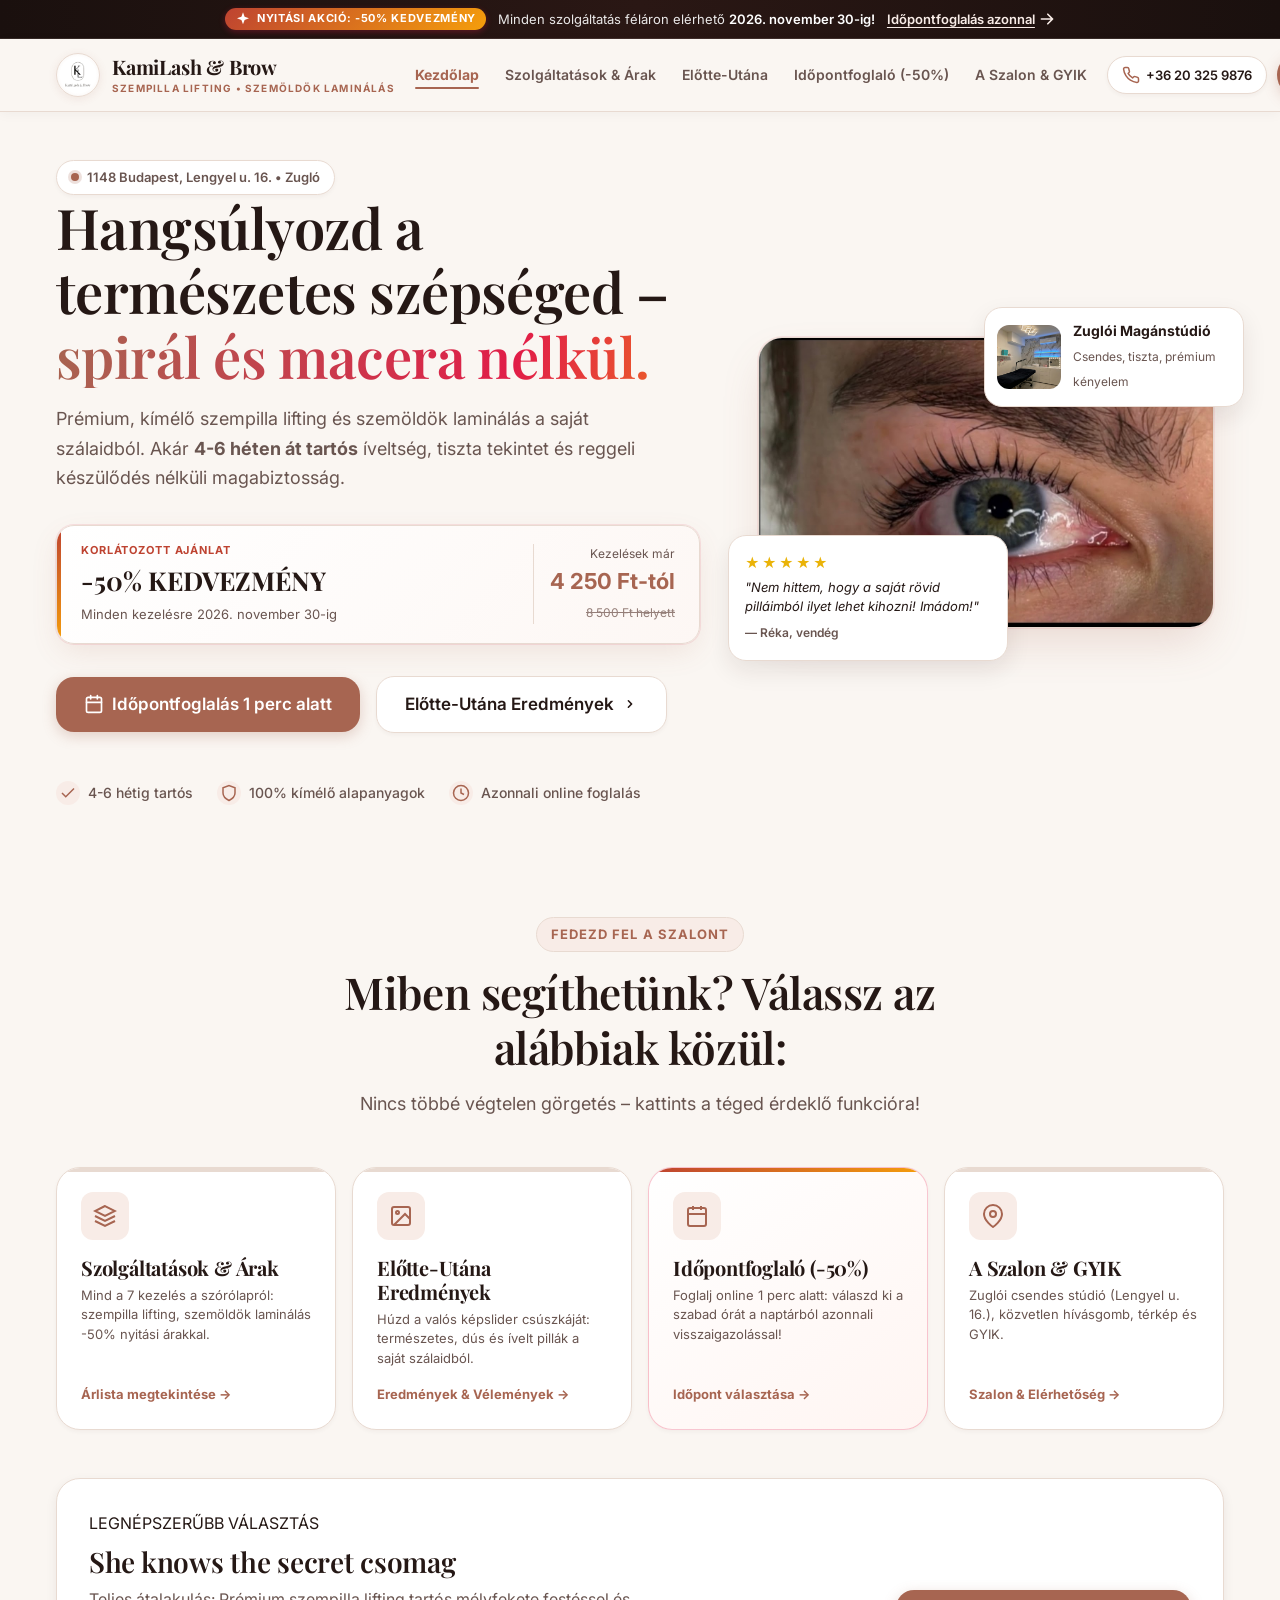
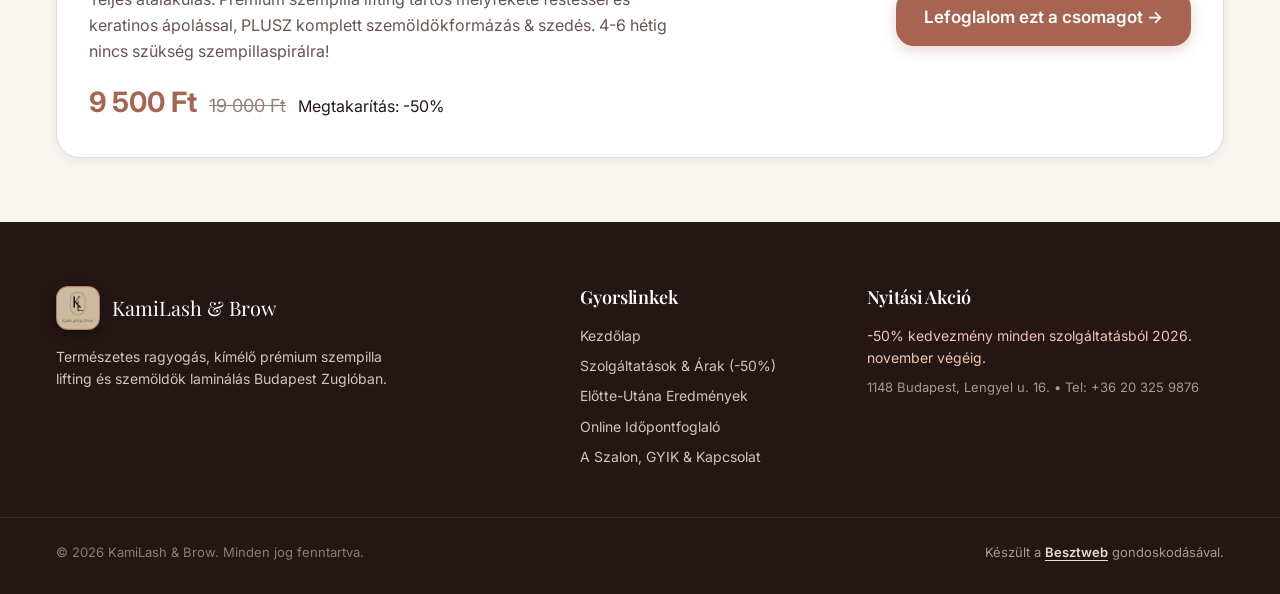
<file: index.html>
<!DOCTYPE html>
<html lang="hu">
<head>
  <meta charset="UTF-8">
  <meta name="viewport" content="width=device-width, initial-scale=1.0">
  <title>Kezdőlap | KamiLash & Brow Budapest</title>
  <meta name="description" content="Professzionális szempilla lifting és szemöldök laminálás Budapest 14. kerületében. Természetes ragyogás, 4-6 hétig tartós íveltség spirál nélkül. -50% Nyitási Akció november végéig! Foglalj időpontot online 1 perc alatt!">
  <meta name="keywords" content="szempilla lifting, szemöldök laminálás, szempilla festés, KamiLash, Budapest Zugló, 14 kerület szempilla, szempillás időpontfoglalás">
  <meta name="author" content="KamiLash & Brow">

  <!-- Open Graph / Facebook -->
  <meta property="og:type" content="website">
  <meta property="og:title" content="KamiLash & Brow | Prémium Szempilla Lifting & Szemöldök Laminálás">
  <meta property="og:description" content="Nyitási akció: -50% minden szolgáltatásból! Foglalj időpontot online egyszerűen, azonnali visszaigazolással.">
  <meta property="og:image" content="assets/images/logo.png">

  <!-- Favicon / Brand Icon -->
  <link rel="icon" type="image/png" href="assets/images/logo-transparent.png">
  <link rel="apple-touch-icon" href="assets/images/logo.png">

  <!-- Fonts: Playfair Display + Inter -->
  <link rel="preconnect" href="https://fonts.googleapis.com">
  <link rel="preconnect" href="https://fonts.gstatic.com" crossorigin>
  <link href="https://fonts.googleapis.com/css2?family=Inter:wght@300;400;500;600;700&family=Playfair+Display:ital,wght@0,400;0,500;0,600;0,700;1,400&display=swap" rel="stylesheet">

  <link rel="stylesheet" href="styles.css">

  <!-- Schema.org Structured Data for Local Beauty Business -->
  <script type="application/ld+json">
  {
    "@context": "https://schema.org",
    "@type": "BeautySalon",
    "name": "KamiLash & Brow",
    "image": "assets/images/flyer.png",
    "description": "Prémium szempilla lifting és szemöldök laminálás Budapest 14. kerületében.",
    "telephone": "+36203259876",
    "address": {
      "@type": "PostalAddress",
      "streetAddress": "Lengyel u. 16.",
      "addressLocality": "Budapest",
      "postalCode": "1148",
      "addressCountry": "HU"
    },
    "geo": {
      "@type": "GeoCoordinates",
      "latitude": 47.5085,
      "longitude": 19.1232
    },
    "openingHoursSpecification": [
      {
        "@type": "OpeningHoursSpecification",
        "dayOfWeek": ["Monday", "Tuesday", "Wednesday", "Thursday", "Friday", "Saturday"],
        "opens": "09:00",
        "closes": "19:00"
      }
    ],
    "priceRange": "4 250 Ft - 13 000 Ft"
  }
  </script>
</head>
<body>
<!-- 1. Felső Figyelemfelkeltő Sáv (Announcement Bar) -->
  <aside class="announcement-bar" aria-label="Különleges ajánlat">
    <div class="container announcement-inner">
      <div class="announcement-badge">
        <svg class="sparkle-icon" viewBox="0 0 24 24" width="16" height="16" fill="currentColor" aria-hidden="true">
          <path d="M12 2L14.4 8.6L21 11L14.4 13.4L12 20L9.6 13.4L3 11L9.6 8.6L12 2Z" />
        </svg>
        <span>NYITÁSI AKCIÓ: -50% KEDVEZMÉNY</span>
      </div>
      <p class="announcement-text">
        Minden szolgáltatás féláron elérhető <strong>2026. november 30-ig!</strong>
      </p>
      <a href="foglalas.html" class="announcement-link">
        Időpontfoglalás azonnal
        <svg class="arrow-icon" viewBox="0 0 20 20" width="16" height="16" fill="currentColor" aria-hidden="true">
          <path fill-rule="evenodd" d="M10.293 3.293a1 1 0 011.414 0l6 6a1 1 0 010 1.414l-6 6a1 1 0 01-1.414-1.414L14.586 11H3a1 1 0 110-2h11.586l-4.293-4.293a1 1 0 010-1.414z" clip-rule="evenodd"/>
        </svg>
      </a>
    </div>
  </aside>

  
<!-- 2. Fejléc & Fő Navigáció -->
  <header class="site-header" id="header">
    <div class="container header-inner">
      <a href="index.html" class="brand-logo" aria-label="KamiLash & Brow Kezdőlap">
        <div class="logo-badge-frame" aria-hidden="true">
          <img src="assets/images/logo-transparent.png" alt="KamiLash & Brow embléma" class="brand-logo-img" width="48" height="48">
        </div>
        <div class="logo-text">
          <span class="brand-name">KamiLash & Brow</span>
          <span class="brand-tagline">SZEMPILLA LIFTING &bull; SZEMÖLDÖK LAMINÁLÁS</span>
        </div>
      </a>

      <!-- Asztali Navigáció -->
      <nav class="desktop-nav" aria-label="Fő navigáció">
        <ul class="nav-list">
          <li><a href="index.html" class="nav-link active-page">Kezdőlap</a></li>
          <li><a href="szolgaltatasok.html" class="nav-link ">Szolgáltatások & Árak</a></li>
          <li><a href="galeria.html" class="nav-link ">Előtte-Utána</a></li>
          <li><a href="foglalas.html" class="nav-link ">Időpontfoglaló (-50%)</a></li>
          <li><a href="kapcsolat.html" class="nav-link ">A Szalon & GYIK</a></li>
        </ul>
      </nav>

      <!-- Fejléc Gombok -->
      <div class="header-actions">
        <a href="tel:+36203259876" class="phone-quicklink" aria-label="Telefonos hívás: +36 20 325 9876">
          <svg viewBox="0 0 24 24" width="18" height="18" fill="none" stroke="currentColor" stroke-width="2" stroke-linecap="round" stroke-linejoin="round" aria-hidden="true">
            <path d="M22 16.92v3a2 2 0 0 1-2.18 2 19.79 19.79 0 0 1-8.63-3.07 19.5 19.5 0 0 1-6-6 19.79 19.79 0 0 1-3.07-8.67A2 2 0 0 1 4.11 2h3a2 2 0 0 1 2 1.72 12.84 12.84 0 0 0 .7 2.81 2 2 0 0 1-.45 2.11L8.09 9.91a16 16 0 0 0 6 6l1.27-1.27a2 2 0 0 1 2.11-.45 12.84 12.84 0 0 0 2.81.7A2 2 0 0 1 22 16.92z"/>
          </svg>
          <span class="phone-number">+36 20 325 9876</span>
        </a>
        <a href="foglalas.html" class="btn btn-primary header-cta-btn">
          <span>Időpontfoglalás</span>
          <svg viewBox="0 0 20 20" width="16" height="16" fill="currentColor" aria-hidden="true">
            <path fill-rule="evenodd" d="M10.293 3.293a1 1 0 011.414 0l6 6a1 1 0 010 1.414l-6 6a1 1 0 01-1.414-1.414L14.586 11H3a1 1 0 110-2h11.586l-4.293-4.293a1 1 0 010-1.414z" clip-rule="evenodd"/>
          </svg>
        </a>
        <!-- Mobil Menü Gomb -->
        <button class="mobile-nav-toggle" id="mobileNavToggle" aria-label="Menü megnyitása" aria-expanded="false" aria-controls="mobileNavMenu">
          <span class="hamburger-bar"></span>
          <span class="hamburger-bar"></span>
          <span class="hamburger-bar"></span>
        </button>
      </div>
    </div>

    <!-- Mobil Navigációs Panel -->
    <div class="mobile-nav-drawer" id="mobileNavMenu" aria-hidden="true">
      <div class="mobile-nav-content">
        <ul class="mobile-nav-list">
          <li><a href="index.html" class="mobile-nav-link  active-page">Kezdőlap</a></li>
          <li><a href="szolgaltatasok.html" class="mobile-nav-link  ">Szolgáltatások & Árak</a></li>
          <li><a href="galeria.html" class="mobile-nav-link  ">Előtte-Utána</a></li>
          <li><a href="foglalas.html" class="mobile-nav-link highlight ">Időpontfoglaló (-50%)</a></li>
          <li><a href="kapcsolat.html" class="mobile-nav-link  ">A Szalon & GYIK</a></li>
        </ul>
        <div class="mobile-nav-footer">
          <a href="foglalas.html" class="btn btn-primary btn-block">Időpontfoglalás Most (-50%)</a>
          <div class="mobile-contact-links">
            <a href="tel:+36203259876" class="contact-pill">
              <svg viewBox="0 0 24 24" width="16" height="16" fill="currentColor"><path d="M6.62 10.79a15.05 15.05 0 006.59 6.59l2.2-2.2a1 1 0 011.02-.24 11.72 11.72 0 003.68.59 1 1 0 011 1v3.5a1 1 0 01-1 1A17 17 0 013 4a1 1 0 011-1h3.5a1 1 0 011 1 11.72 11.72 0 00.59 3.68 1 1 0 01-.24 1.02l-2.23 2.09z"/></svg>
              +36 20 325 9876
            </a>
            <a href="https://instagram.com/kamilashandbrow" target="_blank" rel="noopener noreferrer" class="contact-pill">
              <svg viewBox="0 0 24 24" width="16" height="16" fill="currentColor"><path d="M12 2.163c3.204 0 3.584.012 4.85.07 3.252.148 4.771 1.691 4.919 4.919.058 1.265.069 1.645.069 4.849 0 3.205-.012 3.584-.069 4.849-.149 3.225-1.664 4.771-4.919 4.919-1.266.058-1.644.07-4.85.07-3.204 0-3.584-.012-4.849-.07-3.26-.149-4.771-1.699-4.919-4.92-.058-1.265-.07-1.644-.07-4.849 0-3.204.013-3.583.07-4.849.149-3.227 1.664-4.771 4.919-4.919 1.266-.057 1.645-.069 4.849-.069zm0-2.163c-3.259 0-3.667.014-4.947.072-4.358.2-6.78 2.618-6.98 6.98-.059 1.281-.073 1.689-.073 4.948 0 3.259.014 3.668.072 4.948.2 4.358 2.618 6.78 6.98 6.98 1.281.058 1.689.072 4.948.072 3.259 0 3.668-.014 4.948-.072 4.354-.2 6.782-2.618 6.979-6.98.059-1.28.073-1.689.073-4.948 0-3.259-.014-3.667-.072-4.947-.196-4.354-2.617-6.78-6.979-6.98-1.281-.059-1.69-.073-4.949-.073zm0 5.838c-3.403 0-6.162 2.759-6.162 6.162s2.759 6.163 6.162 6.163 6.162-2.759 6.162-6.163c0-3.403-2.759-6.162-6.162-6.162zm0 10.162c-2.209 0-4-1.79-4-4 0-2.209 1.791-4 4-4s4 1.791 4 4c0 2.21-1.791 4-4 4zm6.406-11.845c-.796 0-1.441.645-1.441 1.44s.645 1.44 1.441 1.44c.795 0 1.439-.645 1.439-1.44s-.644-1.44-1.439-1.44z"/></svg>
              @kamilashandbrow
            </a>
          </div>
        </div>
      </div>
    </div>
  </header>

  
  <main id="main-content" class="page-main">
<!-- 3. Hero Szekció -->
    <section class="hero-section" id="hero">
      <div class="container hero-container">
        <div class="hero-grid">

          <!-- Bal oldali szöveges tartalom -->
          <div class="hero-copy">
            <div class="hero-label-pill">
              <span class="pulse-dot"></span>
              <span>1148 Budapest, Lengyel u. 16. • Zugló</span>
            </div>

            <h1 class="hero-title">
              Hangsúlyozd a természetes szépséged – <span class="highlight-text">spirál és macera nélkül.</span>
            </h1>

            <p class="hero-lead">
              Prémium, kímélő szempilla lifting és szemöldök laminálás a saját szálaidból. Akár <strong>4-6 héten át tartós</strong> íveltség, tiszta tekintet és reggeli készülődés nélküli magabiztosság.
            </p>

            <!-- Nyitási akció banner kártya a Hero-ban -->
            <div class="hero-offer-card">
              <div class="offer-left">
                <span class="offer-tag">KORLÁTOZOTT AJÁNLAT</span>
                <span class="offer-discount">-50% KEDVEZMÉNY</span>
                <span class="offer-period">Minden kezelésre 2026. november 30-ig</span>
              </div>
              <div class="offer-right">
                <span class="offer-from">Kezelések már</span>
                <span class="offer-price">4 250 Ft-tól</span>
                <span class="offer-sub">8 500 Ft helyett</span>
              </div>
            </div>

            <!-- CTA gombok -->
            <div class="hero-cta-group">
              <a href="foglalas.html" class="btn btn-primary btn-lg">
                <svg viewBox="0 0 24 24" width="20" height="20" fill="none" stroke="currentColor" stroke-width="2" stroke-linecap="round" stroke-linejoin="round" aria-hidden="true">
                  <rect x="3" y="4" width="18" height="18" rx="2" ry="2"/>
                  <line x1="16" y1="2" x2="16" y2="6"/>
                  <line x1="8" y1="2" x2="8" y2="6"/>
                  <line x1="3" y1="10" x2="21" y2="10"/>
                </svg>
                <span>Időpontfoglalás 1 perc alatt</span>
              </a>
              <a href="galeria.html" class="btn btn-secondary btn-lg">
                <span>Előtte-Utána Eredmények</span>
                <svg viewBox="0 0 20 20" width="16" height="16" fill="currentColor" aria-hidden="true">
                  <path fill-rule="evenodd" d="M7.293 14.707a1 1 0 010-1.414L10.586 10 7.293 6.707a1 1 0 011.414-1.414l4 4a1 1 0 010 1.414l-4 4a1 1 0 01-1.414 0z" clip-rule="evenodd"/>
                </svg>
              </a>
            </div>

            <!-- Bizalomerősítő Badge-ek -->
            <div class="hero-trust-row">
              <div class="trust-item">
                <div class="trust-icon" aria-hidden="true">
                  <svg viewBox="0 0 24 24" width="18" height="18" fill="none" stroke="currentColor" stroke-width="2"><polyline points="20 6 9 17 4 12"/></svg>
                </div>
                <span>4-6 hétig tartós</span>
              </div>
              <div class="trust-item">
                <div class="trust-icon" aria-hidden="true">
                  <svg viewBox="0 0 24 24" width="18" height="18" fill="none" stroke="currentColor" stroke-width="2"><path d="M12 22s8-4 8-10V5l-8-3-8 3v7c0 6 8 10 8 10z"/></svg>
                </div>
                <span>100% kímélő alapanyagok</span>
              </div>
              <div class="trust-item">
                <div class="trust-icon" aria-hidden="true">
                  <svg viewBox="0 0 24 24" width="18" height="18" fill="none" stroke="currentColor" stroke-width="2"><circle cx="12" cy="12" r="10"/><polyline points="12 6 12 12 16 14"/></svg>
                </div>
                <span>Azonnali online foglalás</span>
              </div>
            </div>
          </div>

          <!-- Jobb oldali Képkompozíció -->
          <div class="hero-visual">
            <div class="hero-card-stack">
              <!-- Fő Kiemelt Kép: Végeredmény -->
              <div class="hero-main-card">
                <img src="assets/images/lash-after-aligned.png" alt="Szempilla lifting és szemöldök formázás tartós végeredmény KamiLash szalonban" width="760" height="440" loading="eager" class="hero-img">
                <div class="hero-card-tag">
                  <span class="tag-dot"></span>
                  <span>Friss Szempilla Lifting & Festés</span>
                </div>
              </div>

              <!-- Lebegő Szalon fotó kártya -->
              <div class="hero-float-card hero-studio-card">
                <img src="assets/images/studio.png" alt="A KamiLash & Brow modern és kényelmes zuglói stúdiója" width="250" height="225" loading="lazy" class="studio-thumb">
                <div class="studio-caption">
                  <span class="caption-title">Zuglói Magánstúdió</span>
                  <span class="caption-sub">Csendes, tiszta, prémium kényelem</span>
                </div>
              </div>

              <!-- Lebegő Vendég Értékelés Kártya -->
              <div class="hero-float-card hero-review-card">
                <div class="review-stars" aria-label="5 csillagos értékelés">
                  ★★★★★
                </div>
                <p class="review-quote">"Nem hittem, hogy a saját rövid pilláimból ilyet lehet kihozni! Imádom!"</p>
                <span class="review-author">— Réka, vendég</span>
              </div>
            </div>
          </div>

        </div>
      </div>
    </section>

    

    <!-- 4. Interaktív Főmenü Kártyák (Quick Nav Cards) -->
    <section class="section quick-nav-section" id="fomenuk">
      <div class="container">
        <div class="section-header text-center">
          <span class="section-badge">FEDEZD FEL A SZALONT</span>
          <h2 class="section-title">Miben segíthetünk? Válassz az alábbiak közül:</h2>
          <p class="section-lead">Nincs többé végtelen görgetés – kattints a téged érdeklő funkcióra!</p>
        </div>

        <div class="quick-nav-grid">
          <a href="szolgaltatasok.html" class="quick-nav-card">
            <div>
              <div class="card-icon-wrap" aria-hidden="true">
                <svg viewBox="0 0 24 24" width="24" height="24" fill="none" stroke="currentColor" stroke-width="2"><path d="M12 2L2 7l10 5 10-5-10-5zM2 17l10 5 10-5M2 12l10 5 10-5"/></svg>
              </div>
              <h3 class="card-title">Szolgáltatások & Árak</h3>
              <p class="card-desc">Mind a 7 kezelés a szórólapról: szempilla lifting, szemöldök laminálás -50% nyitási árakkal.</p>
            </div>
            <span class="card-arrow">Árlista megtekintése &rarr;</span>
          </a>

          <a href="galeria.html" class="quick-nav-card">
            <div>
              <div class="card-icon-wrap" aria-hidden="true">
                <svg viewBox="0 0 24 24" width="24" height="24" fill="none" stroke="currentColor" stroke-width="2"><rect x="3" y="3" width="18" height="18" rx="2" ry="2"/><circle cx="8.5" cy="8.5" r="1.5"/><polyline points="21 15 16 10 5 21"/></svg>
              </div>
              <h3 class="card-title">Előtte-Utána Eredmények</h3>
              <p class="card-desc">Húzd a valós képslider csúszkáját: természetes, dús és ívelt pillák a saját szálaidból.</p>
            </div>
            <span class="card-arrow">Eredmények & Vélemények &rarr;</span>
          </a>

          <a href="foglalas.html" class="quick-nav-card highlight">
            <div>
              <div class="card-icon-wrap" aria-hidden="true">
                <svg viewBox="0 0 24 24" width="24" height="24" fill="none" stroke="currentColor" stroke-width="2"><rect x="3" y="4" width="18" height="18" rx="2" ry="2"/><line x1="16" y1="2" x2="16" y2="6"/><line x1="8" y1="2" x2="8" y2="6"/><line x1="3" y1="10" x2="21" y2="10"/></svg>
              </div>
              <h3 class="card-title">Időpontfoglaló (-50%)</h3>
              <p class="card-desc">Foglalj online 1 perc alatt: válaszd ki a szabad órát a naptárból azonnali visszaigazolással!</p>
            </div>
            <span class="card-arrow">Időpont választása &rarr;</span>
          </a>

          <a href="kapcsolat.html" class="quick-nav-card">
            <div>
              <div class="card-icon-wrap" aria-hidden="true">
                <svg viewBox="0 0 24 24" width="24" height="24" fill="none" stroke="currentColor" stroke-width="2"><path d="M21 10c0 7-9 13-9 13s-9-6-9-13a9 9 0 0 1 18 0z"/><circle cx="12" cy="10" r="3"/></svg>
              </div>
              <h3 class="card-title">A Szalon & GYIK</h3>
              <p class="card-desc">Zuglói csendes stúdió (Lengyel u. 16.), közvetlen hívásgomb, térkép és GYIK.</p>
            </div>
            <span class="card-arrow">Szalon & Elérhetőség &rarr;</span>
          </a>
        </div>
      </div>
    </section>

    <!-- 5. Kiemelt Csomag és Vendégértékelés Pillanatkép -->
    <section class="section" style="padding-top: 0;">
      <div class="container">
        <div style="background: #FFFFFF; border: 1.5px solid var(--color-border); border-radius: var(--radius-xl); padding: var(--space-xl); box-shadow: var(--shadow-md);">
          <div style="display: flex; align-items: center; justify-content: space-between; flex-wrap: wrap; gap: var(--space-lg);">
            <div style="max-width: 580px;">
              <span class="service-badge-popular">LEGNÉPSZERŰBB VÁLASZTÁS</span>
              <h3 style="font-family: var(--font-serif); font-size: 1.75rem; margin: 8px 0; color: var(--color-text-main);">She knows the secret csomag</h3>
              <p style="color: var(--color-text-muted); line-height: 1.6; margin-bottom: var(--space-md);">
                Teljes átalakulás: Prémium szempilla lifting tartós mélyfekete festéssel és keratinos ápolással, PLUSZ komplett szemöldökformázás & szedés. 4-6 hétig nincs szükség szempillaspirálra!
              </p>
              <div style="display: flex; align-items: baseline; gap: 12px;">
                <span style="font-size: 1.75rem; font-weight: 700; color: var(--color-primary);">9 500 Ft</span>
                <span style="font-size: 1.125rem; text-decoration: line-through; color: var(--color-text-light);">19 000 Ft</span>
                <span class="save-pill">Megtakarítás: -50%</span>
              </div>
            </div>
            <div>
              <a href="foglalas.html?service=she-knows-the-secret" class="btn btn-primary btn-lg">Lefoglalom ezt a csomagot &rarr;</a>
            </div>
          </div>
        </div>
      </div>
    </section>

  </main>
<footer class="site-footer">
    <div class="container footer-inner">
      <div class="footer-brand">
        <div class="footer-logo">
          <img src="assets/images/logo.png" alt="KamiLash & Brow" class="footer-logo-img" width="46" height="46">
          <span class="footer-brand-name">KamiLash & Brow</span>
        </div>
        <p class="footer-desc">
          Természetes ragyogás, kímélő prémium szempilla lifting és szemöldök laminálás Budapest Zuglóban.
        </p>
      </div>

      <div class="footer-links-group">
        <h4 class="footer-heading">Gyorslinkek</h4>
                <ul class="footer-nav">
          <li><a href="index.html">Kezdőlap</a></li>
          <li><a href="szolgaltatasok.html">Szolgáltatások & Árak (-50%)</a></li>
          <li><a href="galeria.html">Előtte-Utána Eredmények</a></li>
          <li><a href="foglalas.html">Online Időpontfoglaló</a></li>
          <li><a href="kapcsolat.html">A Szalon, GYIK & Kapcsolat</a></li>
        </ul>
      </div>

      <div class="footer-legal">
        <h4 class="footer-heading">Nyitási Akció</h4>
        <p class="footer-promo-text">
          -50% kedvezmény minden szolgáltatásból 2026. november végéig.
        </p>
        <p class="footer-address">
          1148 Budapest, Lengyel u. 16. &bull; Tel: +36 20 325 9876
        </p>
      </div>
    </div>

    <div class="footer-bottom">
      <div class="container bottom-inner">
        <p>&copy; 2026 KamiLash & Brow. Minden jog fenntartva.</p>
        <p class="created-by">Készült a <a href="https://beszterczey.com" target="_blank" rel="noopener noreferrer">Besztweb</a> gondoskodásával.</p>
      </div>
    </div>
  </footer>

  
<!-- 12. Lebegő Mobil Gyors-Foglaló Sáv (Sticky Mobile Bottom Bar) -->
  <div class="mobile-sticky-bar" id="mobileStickyBar" aria-label="Mobil gyors időpontfoglaló">
    <div class="sticky-bar-content">
      <div class="sticky-bar-info">
        <span class="sticky-promo-badge">-50% AKCIÓ</span>
        <span class="sticky-price-text">Kezelések 4 250 Ft-tól</span>
      </div>
      <a href="foglalas.html" class="btn btn-primary btn-sm sticky-book-btn">
        <span>Időpontfoglalás</span>
        <svg viewBox="0 0 20 20" width="14" height="14" fill="currentColor"><path fill-rule="evenodd" d="M10.293 3.293a1 1 0 011.414 0l6 6a1 1 0 010 1.414l-6 6a1 1 0 01-1.414-1.414L14.586 11H3a1 1 0 110-2h11.586l-4.293-4.293a1 1 0 010-1.414z" clip-rule="evenodd"/></svg>
      </a>
    </div>
  </div>

  <script src="main.js"></script>
</body>
</html>
</file>
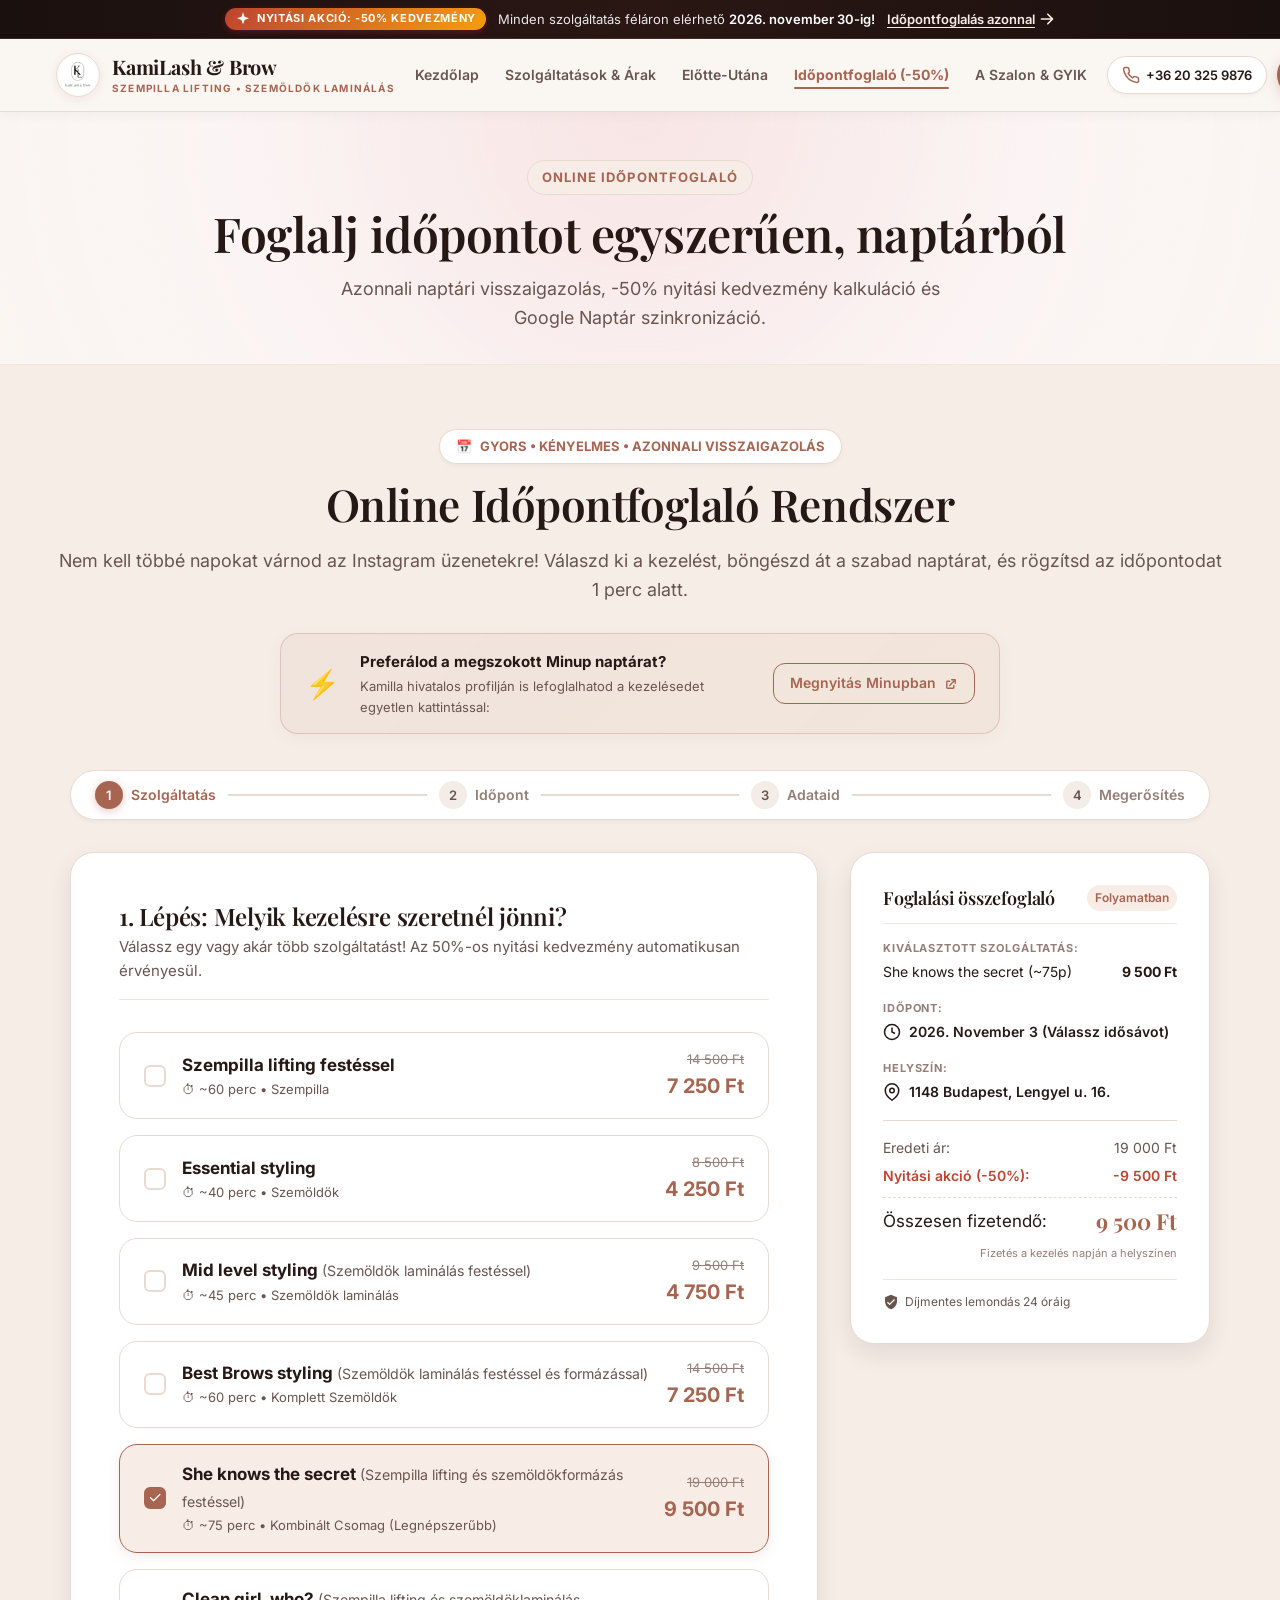
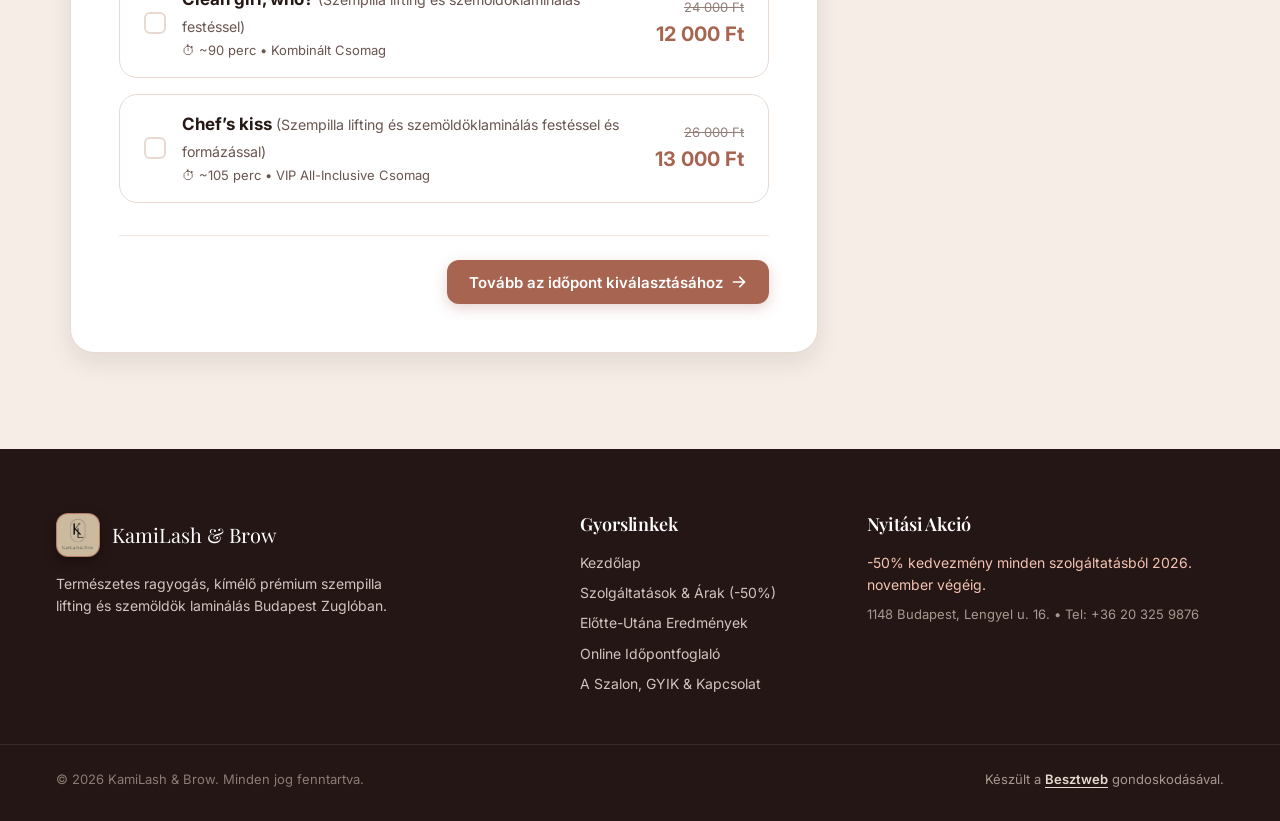
<file: foglalas.html>
<!DOCTYPE html>
<html lang="hu">
<head>
  <meta charset="UTF-8">
  <meta name="viewport" content="width=device-width, initial-scale=1.0">
  <title>Online Időpontfoglalás (-50%) | KamiLash & Brow Budapest</title>
  <meta name="description" content="Professzionális szempilla lifting és szemöldök laminálás Budapest 14. kerületében. Természetes ragyogás, 4-6 hétig tartós íveltség spirál nélkül. -50% Nyitási Akció november végéig! Foglalj időpontot online 1 perc alatt!">
  <meta name="keywords" content="szempilla lifting, szemöldök laminálás, szempilla festés, KamiLash, Budapest Zugló, 14 kerület szempilla, szempillás időpontfoglalás">
  <meta name="author" content="KamiLash & Brow">

  <!-- Open Graph / Facebook -->
  <meta property="og:type" content="website">
  <meta property="og:title" content="KamiLash & Brow | Prémium Szempilla Lifting & Szemöldök Laminálás">
  <meta property="og:description" content="Nyitási akció: -50% minden szolgáltatásból! Foglalj időpontot online egyszerűen, azonnali visszaigazolással.">
  <meta property="og:image" content="assets/images/logo.png">

  <!-- Favicon / Brand Icon -->
  <link rel="icon" type="image/png" href="assets/images/logo-transparent.png">
  <link rel="apple-touch-icon" href="assets/images/logo.png">

  <!-- Fonts: Playfair Display + Inter -->
  <link rel="preconnect" href="https://fonts.googleapis.com">
  <link rel="preconnect" href="https://fonts.gstatic.com" crossorigin>
  <link href="https://fonts.googleapis.com/css2?family=Inter:wght@300;400;500;600;700&family=Playfair+Display:ital,wght@0,400;0,500;0,600;0,700;1,400&display=swap" rel="stylesheet">

  <link rel="stylesheet" href="styles.css">

  <!-- Schema.org Structured Data for Local Beauty Business -->
  <script type="application/ld+json">
  {
    "@context": "https://schema.org",
    "@type": "BeautySalon",
    "name": "KamiLash & Brow",
    "image": "assets/images/flyer.png",
    "description": "Prémium szempilla lifting és szemöldök laminálás Budapest 14. kerületében.",
    "telephone": "+36203259876",
    "address": {
      "@type": "PostalAddress",
      "streetAddress": "Lengyel u. 16.",
      "addressLocality": "Budapest",
      "postalCode": "1148",
      "addressCountry": "HU"
    },
    "geo": {
      "@type": "GeoCoordinates",
      "latitude": 47.5085,
      "longitude": 19.1232
    },
    "openingHoursSpecification": [
      {
        "@type": "OpeningHoursSpecification",
        "dayOfWeek": ["Monday", "Tuesday", "Wednesday", "Thursday", "Friday", "Saturday"],
        "opens": "09:00",
        "closes": "19:00"
      }
    ],
    "priceRange": "4 250 Ft - 13 000 Ft"
  }
  </script>
</head>
<body>
<!-- 1. Felső Figyelemfelkeltő Sáv (Announcement Bar) -->
  <aside class="announcement-bar" aria-label="Különleges ajánlat">
    <div class="container announcement-inner">
      <div class="announcement-badge">
        <svg class="sparkle-icon" viewBox="0 0 24 24" width="16" height="16" fill="currentColor" aria-hidden="true">
          <path d="M12 2L14.4 8.6L21 11L14.4 13.4L12 20L9.6 13.4L3 11L9.6 8.6L12 2Z" />
        </svg>
        <span>NYITÁSI AKCIÓ: -50% KEDVEZMÉNY</span>
      </div>
      <p class="announcement-text">
        Minden szolgáltatás féláron elérhető <strong>2026. november 30-ig!</strong>
      </p>
      <a href="foglalas.html" class="announcement-link">
        Időpontfoglalás azonnal
        <svg class="arrow-icon" viewBox="0 0 20 20" width="16" height="16" fill="currentColor" aria-hidden="true">
          <path fill-rule="evenodd" d="M10.293 3.293a1 1 0 011.414 0l6 6a1 1 0 010 1.414l-6 6a1 1 0 01-1.414-1.414L14.586 11H3a1 1 0 110-2h11.586l-4.293-4.293a1 1 0 010-1.414z" clip-rule="evenodd"/>
        </svg>
      </a>
    </div>
  </aside>

  
<!-- 2. Fejléc & Fő Navigáció -->
  <header class="site-header" id="header">
    <div class="container header-inner">
      <a href="index.html" class="brand-logo" aria-label="KamiLash & Brow Kezdőlap">
        <div class="logo-badge-frame" aria-hidden="true">
          <img src="assets/images/logo-transparent.png" alt="KamiLash & Brow embléma" class="brand-logo-img" width="48" height="48">
        </div>
        <div class="logo-text">
          <span class="brand-name">KamiLash & Brow</span>
          <span class="brand-tagline">SZEMPILLA LIFTING &bull; SZEMÖLDÖK LAMINÁLÁS</span>
        </div>
      </a>

      <!-- Asztali Navigáció -->
      <nav class="desktop-nav" aria-label="Fő navigáció">
        <ul class="nav-list">
          <li><a href="index.html" class="nav-link ">Kezdőlap</a></li>
          <li><a href="szolgaltatasok.html" class="nav-link ">Szolgáltatások & Árak</a></li>
          <li><a href="galeria.html" class="nav-link ">Előtte-Utána</a></li>
          <li><a href="foglalas.html" class="nav-link active-page">Időpontfoglaló (-50%)</a></li>
          <li><a href="kapcsolat.html" class="nav-link ">A Szalon & GYIK</a></li>
        </ul>
      </nav>

      <!-- Fejléc Gombok -->
      <div class="header-actions">
        <a href="tel:+36203259876" class="phone-quicklink" aria-label="Telefonos hívás: +36 20 325 9876">
          <svg viewBox="0 0 24 24" width="18" height="18" fill="none" stroke="currentColor" stroke-width="2" stroke-linecap="round" stroke-linejoin="round" aria-hidden="true">
            <path d="M22 16.92v3a2 2 0 0 1-2.18 2 19.79 19.79 0 0 1-8.63-3.07 19.5 19.5 0 0 1-6-6 19.79 19.79 0 0 1-3.07-8.67A2 2 0 0 1 4.11 2h3a2 2 0 0 1 2 1.72 12.84 12.84 0 0 0 .7 2.81 2 2 0 0 1-.45 2.11L8.09 9.91a16 16 0 0 0 6 6l1.27-1.27a2 2 0 0 1 2.11-.45 12.84 12.84 0 0 0 2.81.7A2 2 0 0 1 22 16.92z"/>
          </svg>
          <span class="phone-number">+36 20 325 9876</span>
        </a>
        <a href="foglalas.html" class="btn btn-primary header-cta-btn">
          <span>Időpontfoglalás</span>
          <svg viewBox="0 0 20 20" width="16" height="16" fill="currentColor" aria-hidden="true">
            <path fill-rule="evenodd" d="M10.293 3.293a1 1 0 011.414 0l6 6a1 1 0 010 1.414l-6 6a1 1 0 01-1.414-1.414L14.586 11H3a1 1 0 110-2h11.586l-4.293-4.293a1 1 0 010-1.414z" clip-rule="evenodd"/>
          </svg>
        </a>
        <!-- Mobil Menü Gomb -->
        <button class="mobile-nav-toggle" id="mobileNavToggle" aria-label="Menü megnyitása" aria-expanded="false" aria-controls="mobileNavMenu">
          <span class="hamburger-bar"></span>
          <span class="hamburger-bar"></span>
          <span class="hamburger-bar"></span>
        </button>
      </div>
    </div>

    <!-- Mobil Navigációs Panel -->
    <div class="mobile-nav-drawer" id="mobileNavMenu" aria-hidden="true">
      <div class="mobile-nav-content">
        <ul class="mobile-nav-list">
          <li><a href="index.html" class="mobile-nav-link  ">Kezdőlap</a></li>
          <li><a href="szolgaltatasok.html" class="mobile-nav-link  ">Szolgáltatások & Árak</a></li>
          <li><a href="galeria.html" class="mobile-nav-link  ">Előtte-Utána</a></li>
          <li><a href="foglalas.html" class="mobile-nav-link highlight active-page">Időpontfoglaló (-50%)</a></li>
          <li><a href="kapcsolat.html" class="mobile-nav-link  ">A Szalon & GYIK</a></li>
        </ul>
        <div class="mobile-nav-footer">
          <a href="foglalas.html" class="btn btn-primary btn-block">Időpontfoglalás Most (-50%)</a>
          <div class="mobile-contact-links">
            <a href="tel:+36203259876" class="contact-pill">
              <svg viewBox="0 0 24 24" width="16" height="16" fill="currentColor"><path d="M6.62 10.79a15.05 15.05 0 006.59 6.59l2.2-2.2a1 1 0 011.02-.24 11.72 11.72 0 003.68.59 1 1 0 011 1v3.5a1 1 0 01-1 1A17 17 0 013 4a1 1 0 011-1h3.5a1 1 0 011 1 11.72 11.72 0 00.59 3.68 1 1 0 01-.24 1.02l-2.23 2.09z"/></svg>
              +36 20 325 9876
            </a>
            <a href="https://instagram.com/kamilashandbrow" target="_blank" rel="noopener noreferrer" class="contact-pill">
              <svg viewBox="0 0 24 24" width="16" height="16" fill="currentColor"><path d="M12 2.163c3.204 0 3.584.012 4.85.07 3.252.148 4.771 1.691 4.919 4.919.058 1.265.069 1.645.069 4.849 0 3.205-.012 3.584-.069 4.849-.149 3.225-1.664 4.771-4.919 4.919-1.266.058-1.644.07-4.85.07-3.204 0-3.584-.012-4.849-.07-3.26-.149-4.771-1.699-4.919-4.92-.058-1.265-.07-1.644-.07-4.849 0-3.204.013-3.583.07-4.849.149-3.227 1.664-4.771 4.919-4.919 1.266-.057 1.645-.069 4.849-.069zm0-2.163c-3.259 0-3.667.014-4.947.072-4.358.2-6.78 2.618-6.98 6.98-.059 1.281-.073 1.689-.073 4.948 0 3.259.014 3.668.072 4.948.2 4.358 2.618 6.78 6.98 6.98 1.281.058 1.689.072 4.948.072 3.259 0 3.668-.014 4.948-.072 4.354-.2 6.782-2.618 6.979-6.98.059-1.28.073-1.689.073-4.948 0-3.259-.014-3.667-.072-4.947-.196-4.354-2.617-6.78-6.979-6.98-1.281-.059-1.69-.073-4.949-.073zm0 5.838c-3.403 0-6.162 2.759-6.162 6.162s2.759 6.163 6.162 6.163 6.162-2.759 6.162-6.163c0-3.403-2.759-6.162-6.162-6.162zm0 10.162c-2.209 0-4-1.79-4-4 0-2.209 1.791-4 4-4s4 1.791 4 4c0 2.21-1.791 4-4 4zm6.406-11.845c-.796 0-1.441.645-1.441 1.44s.645 1.44 1.441 1.44c.795 0 1.439-.645 1.439-1.44s-.644-1.44-1.439-1.44z"/></svg>
              @kamilashandbrow
            </a>
          </div>
        </div>
      </div>
    </div>
  </header>

  
  <main id="main-content" class="page-main">

    <div class="page-hero-banner">
      <div class="container">
        <span class="section-badge">ONLINE IDŐPONTFOGLALÓ</span>
        <h1 class="section-title">Foglalj időpontot egyszerűen, naptárból</h1>
        <p class="section-lead">Azonnali naptári visszaigazolás, -50% nyitási kedvezmény kalkuláció és Google Naptár szinkronizáció.</p>
      </div>
    </div>

<!-- 6. A KIEMELT FŐ RÉSZ: AZ INTERAKTÍV IDŐPONTFOGLALÓ RENDSZER -->
    <section class="section booking-section" id="idopontfoglalas">
      <div class="container">
        <div class="booking-header text-center">
          <div class="booking-badge">
            <span class="badge-icon">📅</span>
            <span>GYORS &bull; KÉNYELMES &bull; AZONNALI VISSZAIGAZOLÁS</span>
          </div>
          <h2 class="section-title">Online Időpontfoglaló Rendszer</h2>
          <p class="section-lead">
            Nem kell többé napokat várnod az Instagram üzenetekre! Válaszd ki a kezelést, böngészd át a szabad naptárat, és rögzítsd az időpontodat 1 perc alatt.
          </p>

          <!-- Minup Hivatalos Alternatíva -->
          <div class="minup-badge-box">
            <div class="minup-icon-box">⚡</div>
            <div class="minup-text-box">
              <strong>Preferálod a megszokott Minup naptárat?</strong>
              <span>Kamilla hivatalos profilján is lefoglalhatod a kezelésedet egyetlen kattintással:</span>
            </div>
            <a href="https://app.minup.io/book/kamilash-brow" target="_blank" rel="noopener noreferrer" class="btn btn-outline btn-sm minup-direct-btn">
              <span>Megnyitás Minupban</span>
              <svg viewBox="0 0 20 20" width="14" height="14" fill="currentColor"><path d="M11 3a1 1 0 100 2h2.586l-6.293 6.293a1 1 0 101.414 1.414L15 6.414V9a1 1 0 102 0V4a1 1 0 00-1-1h-5z"/><path d="M5 5a2 2 0 00-2 2v8a2 2 0 002 2h8a2 2 0 002-2v-3a1 1 0 10-2 0v3H5V7h3a1 1 0 000-2H5z"/></svg>
            </a>
          </div>
        </div>

        <div class="booking-wizard-wrapper">
          <!-- Wizard Lépésszámláló és Előrehaladás -->
          <div class="wizard-steps-nav" aria-label="Időpontfoglalási folyamat">
            <div class="step-nav-item active" data-step="1">
              <span class="step-num">1</span>
              <span class="step-text">Szolgáltatás</span>
            </div>
            <div class="step-divider"></div>
            <div class="step-nav-item" data-step="2">
              <span class="step-num">2</span>
              <span class="step-text">Időpont</span>
            </div>
            <div class="step-divider"></div>
            <div class="step-nav-item" data-step="3">
              <span class="step-num">3</span>
              <span class="step-text">Adataid</span>
            </div>
            <div class="step-divider"></div>
            <div class="step-nav-item" data-step="4">
              <span class="step-num">4</span>
              <span class="step-text">Megerősítés</span>
            </div>
          </div>

          <div class="booking-grid">

            <!-- Bal / Fő Wizard Terület -->
            <div class="wizard-main-card">

              <!-- LÉPÉS 1: Szolgáltatás Választó -->
              <div class="wizard-step active" id="wizardStep1" data-step="1">
                <div class="step-heading">
                  <h3 class="step-title">1. Lépés: Melyik kezelésre szeretnél jönni?</h3>
                  <p class="step-subtitle">Válassz egy vagy akár több szolgáltatást! Az 50%-os nyitási kedvezmény automatikusan érvényesül.</p>
                </div>

                <div class="wizard-services-list" id="wizardServicesList">
                  <!-- JS dinamikusan generálja a jelölhető kártyákat a 7 szolgáltatás alapján -->
                </div>

                <div class="step-actions">
                  <button type="button" class="btn btn-primary btn-next-step" id="btnStep1Next" disabled>
                    <span>Tovább az időpont kiválasztásához</span>
                    <svg viewBox="0 0 20 20" width="16" height="16" fill="currentColor"><path fill-rule="evenodd" d="M10.293 3.293a1 1 0 011.414 0l6 6a1 1 0 010 1.414l-6 6a1 1 0 01-1.414-1.414L14.586 11H3a1 1 0 110-2h11.586l-4.293-4.293a1 1 0 010-1.414z" clip-rule="evenodd"/></svg>
                  </button>
                </div>
              </div>

              <!-- LÉPÉS 2: Naptár és Szabad Időpontok -->
              <div class="wizard-step" id="wizardStep2" data-step="2">
                <div class="step-heading">
                  <h3 class="step-title">2. Lépés: Válassz napot és időpontot!</h3>
                  <p class="step-subtitle">Kattints egy szabad napra a naptárban, majd válaszd ki a neked ideális idősávot.</p>
                </div>

                <div class="calendar-and-slots-layout">
                  <!-- Interaktív Havi Naptár -->
                  <div class="calendar-widget">
                    <div class="calendar-header">
                      <button type="button" class="cal-nav-btn" id="calPrevMonth" aria-label="Előző hónap">
                        <svg viewBox="0 0 24 24" width="18" height="18" fill="none" stroke="currentColor" stroke-width="2"><polyline points="15 18 9 12 15 6"/></svg>
                      </button>
                      <h4 class="calendar-month-label" id="calCurrentMonth">2026. November</h4>
                      <button type="button" class="cal-nav-btn" id="calNextMonth" aria-label="Következő hónap">
                        <svg viewBox="0 0 24 24" width="18" height="18" fill="none" stroke="currentColor" stroke-width="2"><polyline points="9 18 15 12 9 6"/></svg>
                      </button>
                    </div>

                    <div class="calendar-weekdays" aria-hidden="true">
                      <span>H</span><span>K</span><span>Sze</span><span>Cs</span><span>P</span><span>Szo</span><span>V</span>
                    </div>

                    <div class="calendar-days-grid" id="calendarDaysGrid">
                      <!-- JS generálja a naptári napokat -->
                    </div>

                    <div class="calendar-legend">
                      <span class="legend-item"><span class="legend-dot dot-available"></span> Szabad nap</span>
                      <span class="legend-item"><span class="legend-dot dot-selected"></span> Kiválasztott</span>
                      <span class="legend-item"><span class="legend-dot dot-closed"></span> Zárva / Betelt</span>
                    </div>
                  </div>

                  <!-- Szabad Idősávok Választója az adott napra -->
                  <div class="slots-widget">
                    <div class="slots-header">
                      <h4 class="slots-selected-day-title" id="slotsDayTitle">Válassz egy napot!</h4>
                      <span class="slots-availability-badge" id="slotsBadge">Szabad helyek betöltése...</span>
                    </div>

                    <div class="time-periods-container" id="timeSlotsContainer">
                      <!-- JS tölti be az idősávokat -->
                    </div>
                  </div>
                </div>

                <div class="step-actions split-actions">
                  <button type="button" class="btn btn-secondary btn-prev-step" id="btnStep2Back">
                    <svg viewBox="0 0 20 20" width="16" height="16" fill="currentColor"><path fill-rule="evenodd" d="M9.707 16.707a1 1 0 01-1.414 0l-6-6a1 1 0 010-1.414l6-6a1 1 0 011.414 1.414L4.414 11H17a1 1 0 110 2H4.414l4.293 4.293a1 1 0 010 1.414z" clip-rule="evenodd"/></svg>
                    <span>Vissza a kezelésekhez</span>
                  </button>
                  <button type="button" class="btn btn-primary btn-next-step" id="btnStep2Next" disabled>
                    <span>Tovább az adatokhoz</span>
                    <svg viewBox="0 0 20 20" width="16" height="16" fill="currentColor"><path fill-rule="evenodd" d="M10.293 3.293a1 1 0 011.414 0l6 6a1 1 0 010 1.414l-6 6a1 1 0 01-1.414-1.414L14.586 11H3a1 1 0 110-2h11.586l-4.293-4.293a1 1 0 010-1.414z" clip-rule="evenodd"/></svg>
                  </button>
                </div>
              </div>

              <!-- LÉPÉS 3: Vendég Adatok & Preferenciák -->
              <div class="wizard-step" id="wizardStep3" data-step="3">
                <div class="step-heading">
                  <h3 class="step-title">3. Lépés: Kinek a nevére rögzíthetem az időpontot?</h3>
                  <p class="step-subtitle">Az adataidat bizalmasan kezeljük, kizárólag a foglalás visszaigazolására és az emlékeztetőhöz használjuk.</p>
                </div>

                <form id="bookingGuestForm" class="guest-details-form" novalidate>
                  <div class="form-row">
                    <div class="form-group">
                      <label for="guestName" class="form-label">Teljes neved <span class="required">*</span></label>
                      <input type="text" id="guestName" class="form-input" placeholder="pl. Kovács Anna" required autocomplete="name">
                      <span class="field-error" id="errorGuestName">Kérlek add meg a neved!</span>
                    </div>

                    <div class="form-group">
                      <label for="guestPhone" class="form-label">Telefonszámod <span class="required">*</span></label>
                      <input type="tel" id="guestPhone" class="form-input" placeholder="+36 20 123 4567" required autocomplete="tel">
                      <span class="field-hint">Erre küldjük az ingyenes SMS emlékeztetőt</span>
                      <span class="field-error" id="errorGuestPhone">Kérlek érvényes telefonszámot adj meg!</span>
                    </div>
                  </div>

                  <div class="form-row">
                    <div class="form-group">
                      <label for="guestEmail" class="form-label">Email címed <span class="required">*</span></label>
                      <input type="email" id="guestEmail" class="form-input" placeholder="anna@pelda.hu" required autocomplete="email">
                      <span class="field-hint">Ide küldjük az azonnali naptár-meghívót és visszaigazolást</span>
                      <span class="field-error" id="errorGuestEmail">Kérlek érvényes email címet adj meg!</span>
                    </div>

                    <div class="form-group">
                      <label class="form-label">Jártál már nálam vagy korábban liftingen?</label>
                      <div class="radio-pill-group">
                        <label class="radio-pill-label">
                          <input type="radio" name="guestExperience" value="first-time" checked>
                          <span>Első alkalom</span>
                        </label>
                        <label class="radio-pill-label">
                          <input type="radio" name="guestExperience" value="returning">
                          <span>Visszatérő vendég</span>
                        </label>
                      </div>
                    </div>
                  </div>

                  <!-- Kontaktlencse / Érzékenység ellenőrzés -->
                  <div class="form-group preference-box">
                    <label class="checkbox-container">
                      <input type="checkbox" id="checkContactLenses">
                      <span class="checkmark"></span>
                      <span class="checkbox-text">
                        <strong>Viselsz kontaktlencsét vagy hajlamos vagy szemérzékenységre?</strong>
                        <small>Semmi gond! Kérlek hozz magaddal lencsetartót a kezelésre, vagy érkezz szemüvegben.</small>
                      </span>
                    </label>
                  </div>

                  <div class="form-group">
                    <label for="guestNotes" class="form-label">Megjegyzés a stylistnak (opcionális)</label>
                    <textarea id="guestNotes" class="form-textarea" rows="3" placeholder="Bármilyen egyedi kérés, kérdés vagy korábbi kezelési tapasztalat..."></textarea>
                  </div>

                  <div class="form-group terms-box">
                    <label class="checkbox-container">
                      <input type="checkbox" id="checkTerms" required checked>
                      <span class="checkmark"></span>
                      <span class="checkbox-text">
                        Elfogadom a házirendet és tudomásul veszem, hogy az időpont <strong>díjmentesen lemondható</strong> vagy módosítható legkésőbb 24 órával az érkezés előtt.
                      </span>
                    </label>
                    <span class="field-error" id="errorTerms">A foglaláshoz kérlek fogadd el a házirendet!</span>
                  </div>
                </form>

                <div class="step-actions split-actions">
                  <button type="button" class="btn btn-secondary btn-prev-step" id="btnStep3Back">
                    <svg viewBox="0 0 20 20" width="16" height="16" fill="currentColor"><path fill-rule="evenodd" d="M9.707 16.707a1 1 0 01-1.414 0l-6-6a1 1 0 010-1.414l6-6a1 1 0 011.414 1.414L4.414 11H17a1 1 0 110 2H4.414l4.293 4.293a1 1 0 010 1.414z" clip-rule="evenodd"/></svg>
                    <span>Vissza a naptárhoz</span>
                  </button>
                  <button type="button" class="btn btn-primary btn-next-step" id="btnStep3Next">
                    <span>Áttekintés & Véglegesítés</span>
                    <svg viewBox="0 0 20 20" width="16" height="16" fill="currentColor"><path fill-rule="evenodd" d="M10.293 3.293a1 1 0 011.414 0l6 6a1 1 0 010 1.414l-6 6a1 1 0 01-1.414-1.414L14.586 11H3a1 1 0 110-2h11.586l-4.293-4.293a1 1 0 010-1.414z" clip-rule="evenodd"/></svg>
                  </button>
                </div>
              </div>

              <!-- LÉPÉS 4: Összegzés & Megerősítés / Véglegesítés -->
              <div class="wizard-step" id="wizardStep4" data-step="4">
                <div class="step-heading">
                  <h3 class="step-title">4. Lépés: Időpontod áttekintése és megerősítése</h3>
                  <p class="step-subtitle">Kérlek ellenőrizd az adataidat, majd kattints a "Foglalás megerősítése" gombra!</p>
                </div>

                <div class="review-ticket-card">
                  <div class="ticket-header">
                    <div class="ticket-brand">
                      <img src="assets/images/logo.png" alt="KamiLash & Brow" class="ticket-logo-img" width="42" height="42">
                      <div>
                        <h4 class="ticket-title">KamiLash & Brow &bull; Pálkovács Kamilla</h4>
                        <span class="ticket-address">1148 Budapest, Lengyel u. 16. (Zugló)</span>
                      </div>
                    </div>
                    <span class="ticket-badge">-50% AKCIÓ</span>
                  </div>

                  <div class="ticket-body">
                    <div class="ticket-row">
                      <span class="ticket-label">Választott kezelés:</span>
                      <strong class="ticket-value" id="reviewServiceName">-</strong>
                    </div>
                    <div class="ticket-row">
                      <span class="ticket-label">Várható időtartam:</span>
                      <span class="ticket-value" id="reviewDuration">-</span>
                    </div>
                    <div class="ticket-row">
                      <span class="ticket-label">Lefoglalt időpont:</span>
                      <strong class="ticket-value highlight" id="reviewDateTime">-</strong>
                    </div>
                    <div class="ticket-row">
                      <span class="ticket-label">Vendég neve:</span>
                      <span class="ticket-value" id="reviewName">-</span>
                    </div>
                    <div class="ticket-row">
                      <span class="ticket-label">Elérhetőség:</span>
                      <span class="ticket-value" id="reviewContact">-</span>
                    </div>
                    <div class="ticket-row total-row">
                      <div>
                        <span class="ticket-label">Fizetendő a helyszínen:</span>
                        <small class="ticket-discount-note">(50% kedvezmény érvényesítve)</small>
                      </div>
                      <div class="ticket-price-box">
                        <span class="price-strikethrough" id="reviewOriginalPrice">-</span>
                        <strong class="total-price" id="reviewFinalPrice">-</strong>
                      </div>
                    </div>
                  </div>

                  <div class="ticket-guarantee">
                    <svg viewBox="0 0 24 24" width="18" height="18" fill="none" stroke="currentColor" stroke-width="2"><path d="M12 22s8-4 8-10V5l-8-3-8 3v7c0 6 8 10 8 10z"/></svg>
                    <span>Fizetés a kezelés után a szalonban készpénzzel, azonnali átutalással vagy bankkártyával.</span>
                  </div>
                </div>

                <div class="step-actions split-actions">
                  <button type="button" class="btn btn-secondary btn-prev-step" id="btnStep4Back">
                    <svg viewBox="0 0 20 20" width="16" height="16" fill="currentColor"><path fill-rule="evenodd" d="M9.707 16.707a1 1 0 01-1.414 0l-6-6a1 1 0 010-1.414l6-6a1 1 0 011.414 1.414L4.414 11H17a1 1 0 110 2H4.414l4.293 4.293a1 1 0 010 1.414z" clip-rule="evenodd"/></svg>
                    <span>Módosítás</span>
                  </button>
                  <button type="button" class="btn btn-primary btn-confirm-booking" id="btnConfirmBooking">
                    <span class="btn-spinner" id="bookingSpinner" hidden></span>
                    <span id="btnConfirmText">Foglalás megerősítése most</span>
                    <svg viewBox="0 0 24 24" width="18" height="18" fill="none" stroke="currentColor" stroke-width="2"><polyline points="20 6 9 17 4 12"/></svg>
                  </button>
                </div>
              </div>

              <!-- SIKERES FOGLALÁS NÉZET (Success Confirmation Screen) -->
              <div class="wizard-step" id="wizardSuccessStep" hidden>
                <div class="success-card">
                  <div class="success-icon-wrapper">
                    <svg viewBox="0 0 24 24" width="48" height="48" fill="none" stroke="currentColor" stroke-width="3" stroke-linecap="round" stroke-linejoin="round">
                      <polyline points="20 6 9 17 4 12"></polyline>
                    </svg>
                  </div>

                  <h3 class="success-title">Köszönöm a foglalásod!</h3>
                  <p class="success-subtitle">
                    Az időpontodat sikeresen rögzítettem. Szeretettel várlak a KamiLash & Brow stúdióban!
                  </p>

                  <div class="booking-code-pill">
                    <span>Foglalási azonosító:</span>
                    <strong id="successBookingCode">#KL-7824</strong>
                  </div>

                  <div class="success-details-card">
                    <div class="details-grid">
                      <div class="detail-box">
                        <span class="detail-label">Időpont</span>
                        <strong class="detail-val" id="successDateVal">-</strong>
                      </div>
                      <div class="detail-box">
                        <span class="detail-label">Kezelés</span>
                        <strong class="detail-val" id="successServiceVal">-</strong>
                      </div>
                      <div class="detail-box">
                        <span class="detail-label">Fizetendő helyszínen</span>
                        <strong class="detail-val text-brand" id="successPriceVal">-</strong>
                      </div>
                      <div class="detail-box">
                        <span class="detail-label">Helyszín</span>
                        <strong class="detail-val">1148 Bp., Lengyel u. 16.</strong>
                      </div>
                    </div>
                  </div>

                  <!-- Naptár hozzáadás & Útvonaltervezés Gombok -->
                  <div class="success-action-buttons">
                    <a href="#" id="btnAddToGoogleCal" target="_blank" rel="noopener noreferrer" class="btn btn-outline btn-cal">
                      <svg viewBox="0 0 24 24" width="18" height="18" fill="currentColor"><path d="M19 4h-1V2h-2v2H8V2H6v2H5c-1.11 0-1.99.9-1.99 2L3 20c0 1.1.89 2 2 2h14c1.1 0 2-.9 2-2V6c0-1.1-.9-2-2-2zm0 16H5V10h14v10zm0-12H5V6h14v2zm-7 5h5v5h-5z"/></svg>
                      <span>Hozzáadás Google Naptárhoz</span>
                    </a>
                    <button type="button" id="btnDownloadIcs" class="btn btn-outline btn-cal">
                      <svg viewBox="0 0 24 24" width="18" height="18" fill="none" stroke="currentColor" stroke-width="2"><path d="M21 15v4a2 2 0 0 1-2 2H5a2 2 0 0 1-2-2v-4"/><polyline points="7 10 12 15 17 10"/><line x1="12" y1="15" x2="12" y2="3"/></svg>
                      <span>Apple / Outlook Naptár (.ics)</span>
                    </button>
                    <a href="https://maps.google.com/?q=1148+Budapest+Lengyel+utca+16" target="_blank" rel="noopener noreferrer" class="btn btn-secondary">
                      <svg viewBox="0 0 24 24" width="18" height="18" fill="none" stroke="currentColor" stroke-width="2"><path d="M21 10c0 7-9 13-9 13s-9-6-9-13a9 9 0 0 1 18 0z"/><circle cx="12" cy="10" r="3"/></svg>
                      <span>Útvonaltervezés ide (Zugló)</span>
                    </a>
                  </div>

                  <!-- Érkezési Kisokos & Emlékeztető -->
                  <div class="arrival-instructions-box">
                    <h4 class="instructions-title">
                      <svg viewBox="0 0 24 24" width="18" height="18" fill="none" stroke="currentColor" stroke-width="2"><circle cx="12" cy="12" r="10"/><line x1="12" y1="16" x2="12" y2="12"/><line x1="12" y1="8" x2="12.01" y2="8"/></svg>
                      Fontos tudnivalók az érkezéshez:
                    </h4>
                    <ul class="instructions-list">
                      <li><strong>Smink nélkül érkezz:</strong> Kérlek a szemkörnyékeden ne legyen szempillaspirál, alapozó vagy olajos termék, hogy a lifting tökéletesen tapadjon.</li>
                      <li><strong>Kontaktlencse:</strong> A kezelés idejére a lencséket ki kell venni, hozz magaddal tokot vagy viselj szemüveget.</li>
                      <li><strong>24 órás szabály:</strong> A kezelést követő első 24 órában óvd a pilláidat a víztől, forró gőztől és szaunától a hosszan tartó hatásért.</li>
                    </ul>
                  </div>

                  <div class="success-footer">
                    <button type="button" class="btn btn-text" id="btnBookAnother">
                      <span>Új időpont foglalása</span>
                    </button>
                  </div>
                </div>
              </div>

            </div>

            <!-- Jobb oldali Élő Összefoglaló Kártya (Sticky Sidebar) -->
            <aside class="wizard-summary-sidebar" id="bookingSummarySidebar">
              <div class="summary-card">
                <div class="summary-card-header">
                  <h4 class="summary-title">Foglalási összefoglaló</h4>
                  <span class="summary-status-badge">Folyamatban</span>
                </div>

                <div class="summary-section">
                  <span class="summary-sublabel">KIVÁLASZTOTT SZOLGÁLTATÁS:</span>
                  <div class="selected-services-summary" id="summaryServiceList">
                    <span class="summary-empty-text">Még nem választottál szolgáltatást.</span>
                  </div>
                </div>

                <div class="summary-section">
                  <span class="summary-sublabel">IDŐPONT:</span>
                  <div class="summary-datetime-display" id="summaryDateTime">
                    <svg viewBox="0 0 24 24" width="18" height="18" fill="none" stroke="currentColor" stroke-width="2"><circle cx="12" cy="12" r="10"/><polyline points="12 6 12 12 16 14"/></svg>
                    <span>Válassz dátumot a naptárból</span>
                  </div>
                </div>

                <div class="summary-section">
                  <span class="summary-sublabel">HELYSZÍN:</span>
                  <div class="summary-location">
                    <svg viewBox="0 0 24 24" width="18" height="18" fill="none" stroke="currentColor" stroke-width="2"><path d="M21 10c0 7-9 13-9 13s-9-6-9-13a9 9 0 0 1 18 0z"/><circle cx="12" cy="10" r="3"/></svg>
                    <span>1148 Budapest, Lengyel u. 16.</span>
                  </div>
                </div>

                <hr class="summary-hr">

                <div class="summary-pricing">
                  <div class="summary-price-row">
                    <span>Eredeti ár:</span>
                    <span class="summary-old-price" id="summaryOldPrice">0 Ft</span>
                  </div>
                  <div class="summary-price-row discount-row">
                    <span>Nyitási akció (-50%):</span>
                    <span class="summary-discount-val" id="summaryDiscountVal">-0 Ft</span>
                  </div>
                  <div class="summary-price-row final-row">
                    <span>Összesen fizetendő:</span>
                    <strong class="summary-final-price" id="summaryFinalPrice">0 Ft</strong>
                  </div>
                  <small class="summary-tax-note">Fizetés a kezelés napján a helyszínen</small>
                </div>

                <div class="summary-trust-badge">
                  <svg viewBox="0 0 24 24" width="16" height="16" fill="currentColor"><path d="M12 1L3 5v6c0 5.55 3.84 10.74 9 12 5.16-1.26 9-6.45 9-12V5l-9-4zm-2 16l-4-4 1.41-1.41L10 14.17l6.59-6.59L18 9l-8 8z"/></svg>
                  <span>Díjmentes lemondás 24 óráig</span>
                </div>
              </div>
            </aside>

          </div>
        </div>
      </div>
    </section>

    
  </main>
<footer class="site-footer">
    <div class="container footer-inner">
      <div class="footer-brand">
        <div class="footer-logo">
          <img src="assets/images/logo.png" alt="KamiLash & Brow" class="footer-logo-img" width="46" height="46">
          <span class="footer-brand-name">KamiLash & Brow</span>
        </div>
        <p class="footer-desc">
          Természetes ragyogás, kímélő prémium szempilla lifting és szemöldök laminálás Budapest Zuglóban.
        </p>
      </div>

      <div class="footer-links-group">
        <h4 class="footer-heading">Gyorslinkek</h4>
                <ul class="footer-nav">
          <li><a href="index.html">Kezdőlap</a></li>
          <li><a href="szolgaltatasok.html">Szolgáltatások & Árak (-50%)</a></li>
          <li><a href="galeria.html">Előtte-Utána Eredmények</a></li>
          <li><a href="foglalas.html">Online Időpontfoglaló</a></li>
          <li><a href="kapcsolat.html">A Szalon, GYIK & Kapcsolat</a></li>
        </ul>
      </div>

      <div class="footer-legal">
        <h4 class="footer-heading">Nyitási Akció</h4>
        <p class="footer-promo-text">
          -50% kedvezmény minden szolgáltatásból 2026. november végéig.
        </p>
        <p class="footer-address">
          1148 Budapest, Lengyel u. 16. &bull; Tel: +36 20 325 9876
        </p>
      </div>
    </div>

    <div class="footer-bottom">
      <div class="container bottom-inner">
        <p>&copy; 2026 KamiLash & Brow. Minden jog fenntartva.</p>
        <p class="created-by">Készült a <a href="https://beszterczey.com" target="_blank" rel="noopener noreferrer">Besztweb</a> gondoskodásával.</p>
      </div>
    </div>
  </footer>

  
<!-- 12. Lebegő Mobil Gyors-Foglaló Sáv (Sticky Mobile Bottom Bar) -->
  <div class="mobile-sticky-bar" id="mobileStickyBar" aria-label="Mobil gyors időpontfoglaló">
    <div class="sticky-bar-content">
      <div class="sticky-bar-info">
        <span class="sticky-promo-badge">-50% AKCIÓ</span>
        <span class="sticky-price-text">Kezelések 4 250 Ft-tól</span>
      </div>
      <a href="foglalas.html" class="btn btn-primary btn-sm sticky-book-btn">
        <span>Időpontfoglalás</span>
        <svg viewBox="0 0 20 20" width="14" height="14" fill="currentColor"><path fill-rule="evenodd" d="M10.293 3.293a1 1 0 011.414 0l6 6a1 1 0 010 1.414l-6 6a1 1 0 01-1.414-1.414L14.586 11H3a1 1 0 110-2h11.586l-4.293-4.293a1 1 0 010-1.414z" clip-rule="evenodd"/></svg>
      </a>
    </div>
  </div>

  <script src="main.js"></script>
</body>
</html>
</file>
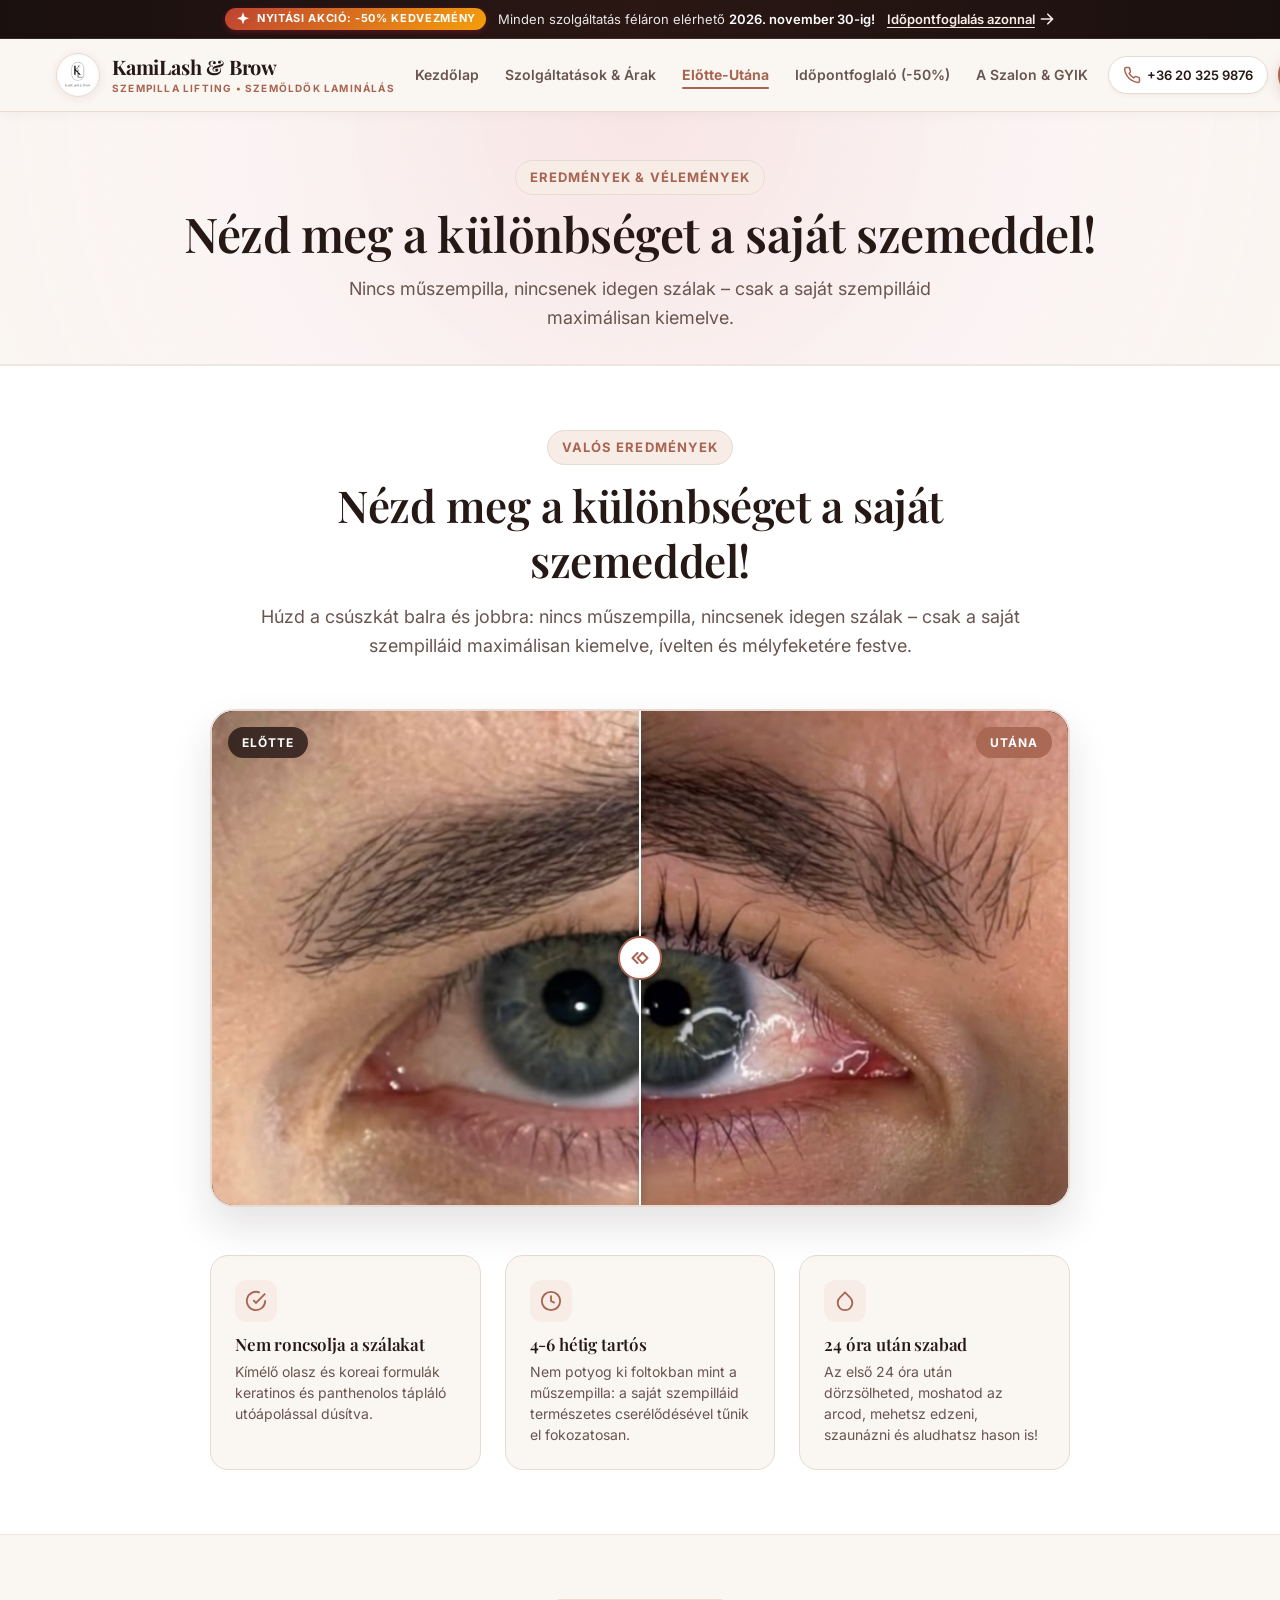
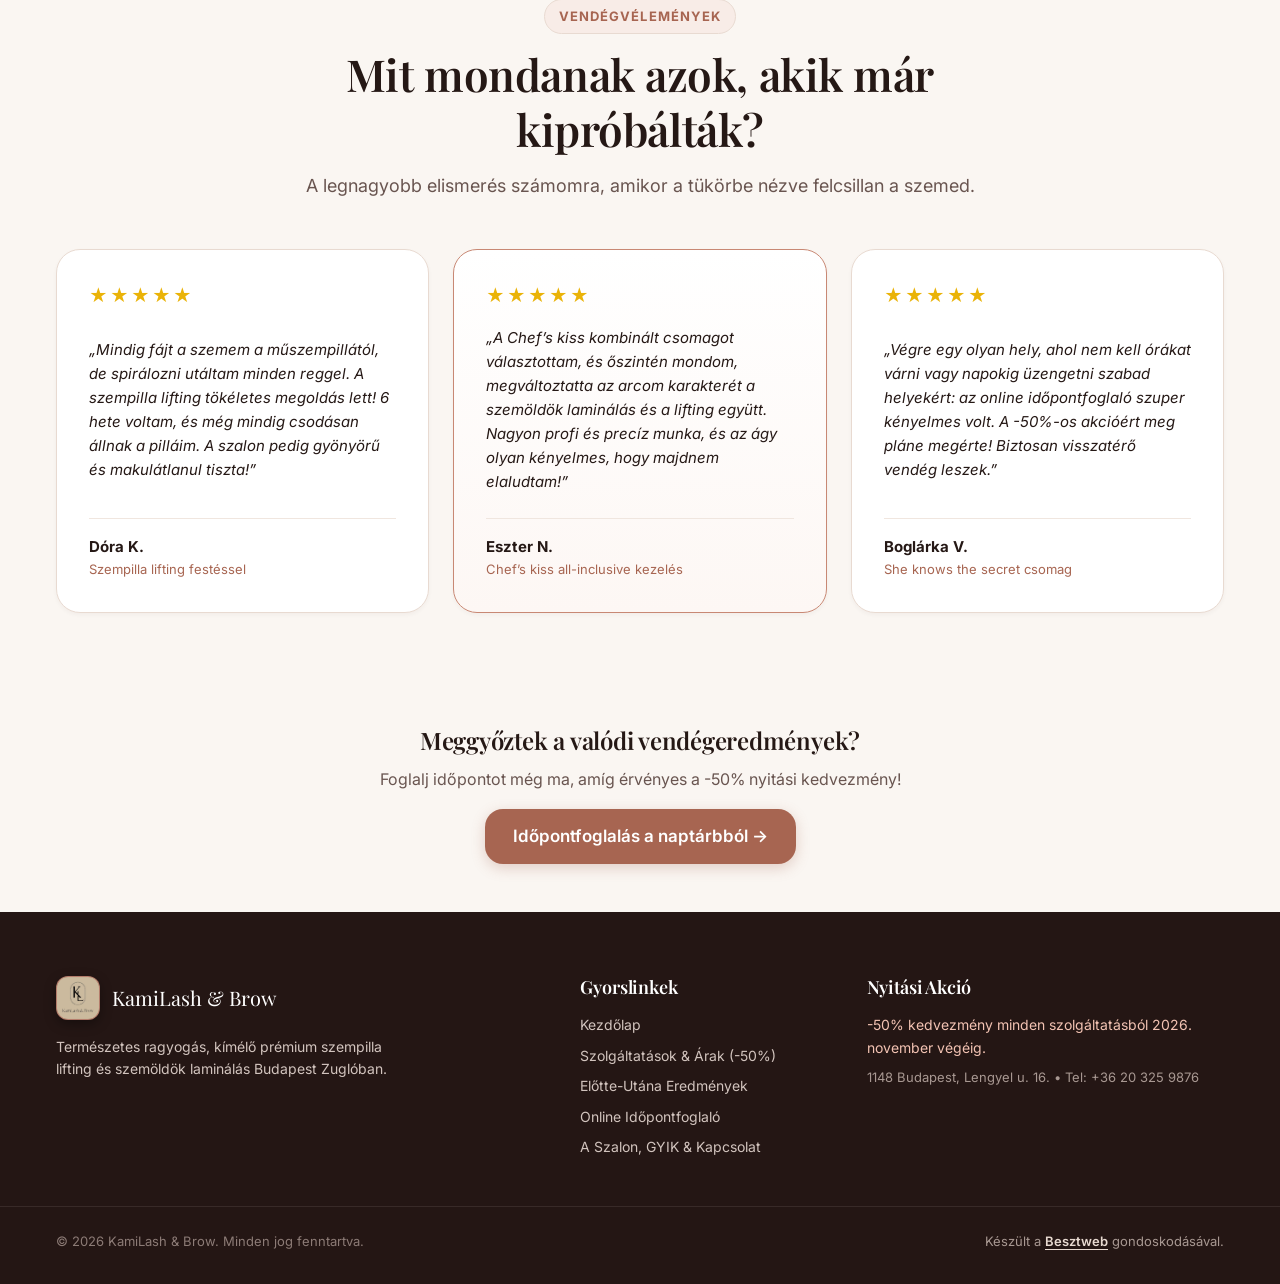
<file: galeria.html>
<!DOCTYPE html>
<html lang="hu">
<head>
  <meta charset="UTF-8">
  <meta name="viewport" content="width=device-width, initial-scale=1.0">
  <title>Előtte-Utána Galéria & Vélemények | KamiLash & Brow Budapest</title>
  <meta name="description" content="Professzionális szempilla lifting és szemöldök laminálás Budapest 14. kerületében. Természetes ragyogás, 4-6 hétig tartós íveltség spirál nélkül. -50% Nyitási Akció november végéig! Foglalj időpontot online 1 perc alatt!">
  <meta name="keywords" content="szempilla lifting, szemöldök laminálás, szempilla festés, KamiLash, Budapest Zugló, 14 kerület szempilla, szempillás időpontfoglalás">
  <meta name="author" content="KamiLash & Brow">

  <!-- Open Graph / Facebook -->
  <meta property="og:type" content="website">
  <meta property="og:title" content="KamiLash & Brow | Prémium Szempilla Lifting & Szemöldök Laminálás">
  <meta property="og:description" content="Nyitási akció: -50% minden szolgáltatásból! Foglalj időpontot online egyszerűen, azonnali visszaigazolással.">
  <meta property="og:image" content="assets/images/logo.png">

  <!-- Favicon / Brand Icon -->
  <link rel="icon" type="image/png" href="assets/images/logo-transparent.png">
  <link rel="apple-touch-icon" href="assets/images/logo.png">

  <!-- Fonts: Playfair Display + Inter -->
  <link rel="preconnect" href="https://fonts.googleapis.com">
  <link rel="preconnect" href="https://fonts.gstatic.com" crossorigin>
  <link href="https://fonts.googleapis.com/css2?family=Inter:wght@300;400;500;600;700&family=Playfair+Display:ital,wght@0,400;0,500;0,600;0,700;1,400&display=swap" rel="stylesheet">

  <link rel="stylesheet" href="styles.css">

  <!-- Schema.org Structured Data for Local Beauty Business -->
  <script type="application/ld+json">
  {
    "@context": "https://schema.org",
    "@type": "BeautySalon",
    "name": "KamiLash & Brow",
    "image": "assets/images/flyer.png",
    "description": "Prémium szempilla lifting és szemöldök laminálás Budapest 14. kerületében.",
    "telephone": "+36203259876",
    "address": {
      "@type": "PostalAddress",
      "streetAddress": "Lengyel u. 16.",
      "addressLocality": "Budapest",
      "postalCode": "1148",
      "addressCountry": "HU"
    },
    "geo": {
      "@type": "GeoCoordinates",
      "latitude": 47.5085,
      "longitude": 19.1232
    },
    "openingHoursSpecification": [
      {
        "@type": "OpeningHoursSpecification",
        "dayOfWeek": ["Monday", "Tuesday", "Wednesday", "Thursday", "Friday", "Saturday"],
        "opens": "09:00",
        "closes": "19:00"
      }
    ],
    "priceRange": "4 250 Ft - 13 000 Ft"
  }
  </script>
</head>
<body>
<!-- 1. Felső Figyelemfelkeltő Sáv (Announcement Bar) -->
  <aside class="announcement-bar" aria-label="Különleges ajánlat">
    <div class="container announcement-inner">
      <div class="announcement-badge">
        <svg class="sparkle-icon" viewBox="0 0 24 24" width="16" height="16" fill="currentColor" aria-hidden="true">
          <path d="M12 2L14.4 8.6L21 11L14.4 13.4L12 20L9.6 13.4L3 11L9.6 8.6L12 2Z" />
        </svg>
        <span>NYITÁSI AKCIÓ: -50% KEDVEZMÉNY</span>
      </div>
      <p class="announcement-text">
        Minden szolgáltatás féláron elérhető <strong>2026. november 30-ig!</strong>
      </p>
      <a href="foglalas.html" class="announcement-link">
        Időpontfoglalás azonnal
        <svg class="arrow-icon" viewBox="0 0 20 20" width="16" height="16" fill="currentColor" aria-hidden="true">
          <path fill-rule="evenodd" d="M10.293 3.293a1 1 0 011.414 0l6 6a1 1 0 010 1.414l-6 6a1 1 0 01-1.414-1.414L14.586 11H3a1 1 0 110-2h11.586l-4.293-4.293a1 1 0 010-1.414z" clip-rule="evenodd"/>
        </svg>
      </a>
    </div>
  </aside>

  
<!-- 2. Fejléc & Fő Navigáció -->
  <header class="site-header" id="header">
    <div class="container header-inner">
      <a href="index.html" class="brand-logo" aria-label="KamiLash & Brow Kezdőlap">
        <div class="logo-badge-frame" aria-hidden="true">
          <img src="assets/images/logo-transparent.png" alt="KamiLash & Brow embléma" class="brand-logo-img" width="48" height="48">
        </div>
        <div class="logo-text">
          <span class="brand-name">KamiLash & Brow</span>
          <span class="brand-tagline">SZEMPILLA LIFTING &bull; SZEMÖLDÖK LAMINÁLÁS</span>
        </div>
      </a>

      <!-- Asztali Navigáció -->
      <nav class="desktop-nav" aria-label="Fő navigáció">
        <ul class="nav-list">
          <li><a href="index.html" class="nav-link ">Kezdőlap</a></li>
          <li><a href="szolgaltatasok.html" class="nav-link ">Szolgáltatások & Árak</a></li>
          <li><a href="galeria.html" class="nav-link active-page">Előtte-Utána</a></li>
          <li><a href="foglalas.html" class="nav-link ">Időpontfoglaló (-50%)</a></li>
          <li><a href="kapcsolat.html" class="nav-link ">A Szalon & GYIK</a></li>
        </ul>
      </nav>

      <!-- Fejléc Gombok -->
      <div class="header-actions">
        <a href="tel:+36203259876" class="phone-quicklink" aria-label="Telefonos hívás: +36 20 325 9876">
          <svg viewBox="0 0 24 24" width="18" height="18" fill="none" stroke="currentColor" stroke-width="2" stroke-linecap="round" stroke-linejoin="round" aria-hidden="true">
            <path d="M22 16.92v3a2 2 0 0 1-2.18 2 19.79 19.79 0 0 1-8.63-3.07 19.5 19.5 0 0 1-6-6 19.79 19.79 0 0 1-3.07-8.67A2 2 0 0 1 4.11 2h3a2 2 0 0 1 2 1.72 12.84 12.84 0 0 0 .7 2.81 2 2 0 0 1-.45 2.11L8.09 9.91a16 16 0 0 0 6 6l1.27-1.27a2 2 0 0 1 2.11-.45 12.84 12.84 0 0 0 2.81.7A2 2 0 0 1 22 16.92z"/>
          </svg>
          <span class="phone-number">+36 20 325 9876</span>
        </a>
        <a href="foglalas.html" class="btn btn-primary header-cta-btn">
          <span>Időpontfoglalás</span>
          <svg viewBox="0 0 20 20" width="16" height="16" fill="currentColor" aria-hidden="true">
            <path fill-rule="evenodd" d="M10.293 3.293a1 1 0 011.414 0l6 6a1 1 0 010 1.414l-6 6a1 1 0 01-1.414-1.414L14.586 11H3a1 1 0 110-2h11.586l-4.293-4.293a1 1 0 010-1.414z" clip-rule="evenodd"/>
          </svg>
        </a>
        <!-- Mobil Menü Gomb -->
        <button class="mobile-nav-toggle" id="mobileNavToggle" aria-label="Menü megnyitása" aria-expanded="false" aria-controls="mobileNavMenu">
          <span class="hamburger-bar"></span>
          <span class="hamburger-bar"></span>
          <span class="hamburger-bar"></span>
        </button>
      </div>
    </div>

    <!-- Mobil Navigációs Panel -->
    <div class="mobile-nav-drawer" id="mobileNavMenu" aria-hidden="true">
      <div class="mobile-nav-content">
        <ul class="mobile-nav-list">
          <li><a href="index.html" class="mobile-nav-link  ">Kezdőlap</a></li>
          <li><a href="szolgaltatasok.html" class="mobile-nav-link  ">Szolgáltatások & Árak</a></li>
          <li><a href="galeria.html" class="mobile-nav-link  active-page">Előtte-Utána</a></li>
          <li><a href="foglalas.html" class="mobile-nav-link highlight ">Időpontfoglaló (-50%)</a></li>
          <li><a href="kapcsolat.html" class="mobile-nav-link  ">A Szalon & GYIK</a></li>
        </ul>
        <div class="mobile-nav-footer">
          <a href="foglalas.html" class="btn btn-primary btn-block">Időpontfoglalás Most (-50%)</a>
          <div class="mobile-contact-links">
            <a href="tel:+36203259876" class="contact-pill">
              <svg viewBox="0 0 24 24" width="16" height="16" fill="currentColor"><path d="M6.62 10.79a15.05 15.05 0 006.59 6.59l2.2-2.2a1 1 0 011.02-.24 11.72 11.72 0 003.68.59 1 1 0 011 1v3.5a1 1 0 01-1 1A17 17 0 013 4a1 1 0 011-1h3.5a1 1 0 011 1 11.72 11.72 0 00.59 3.68 1 1 0 01-.24 1.02l-2.23 2.09z"/></svg>
              +36 20 325 9876
            </a>
            <a href="https://instagram.com/kamilashandbrow" target="_blank" rel="noopener noreferrer" class="contact-pill">
              <svg viewBox="0 0 24 24" width="16" height="16" fill="currentColor"><path d="M12 2.163c3.204 0 3.584.012 4.85.07 3.252.148 4.771 1.691 4.919 4.919.058 1.265.069 1.645.069 4.849 0 3.205-.012 3.584-.069 4.849-.149 3.225-1.664 4.771-4.919 4.919-1.266.058-1.644.07-4.85.07-3.204 0-3.584-.012-4.849-.07-3.26-.149-4.771-1.699-4.919-4.92-.058-1.265-.07-1.644-.07-4.849 0-3.204.013-3.583.07-4.849.149-3.227 1.664-4.771 4.919-4.919 1.266-.057 1.645-.069 4.849-.069zm0-2.163c-3.259 0-3.667.014-4.947.072-4.358.2-6.78 2.618-6.98 6.98-.059 1.281-.073 1.689-.073 4.948 0 3.259.014 3.668.072 4.948.2 4.358 2.618 6.78 6.98 6.98 1.281.058 1.689.072 4.948.072 3.259 0 3.668-.014 4.948-.072 4.354-.2 6.782-2.618 6.979-6.98.059-1.28.073-1.689.073-4.948 0-3.259-.014-3.667-.072-4.947-.196-4.354-2.617-6.78-6.979-6.98-1.281-.059-1.69-.073-4.949-.073zm0 5.838c-3.403 0-6.162 2.759-6.162 6.162s2.759 6.163 6.162 6.163 6.162-2.759 6.162-6.163c0-3.403-2.759-6.162-6.162-6.162zm0 10.162c-2.209 0-4-1.79-4-4 0-2.209 1.791-4 4-4s4 1.791 4 4c0 2.21-1.791 4-4 4zm6.406-11.845c-.796 0-1.441.645-1.441 1.44s.645 1.44 1.441 1.44c.795 0 1.439-.645 1.439-1.44s-.644-1.44-1.439-1.44z"/></svg>
              @kamilashandbrow
            </a>
          </div>
        </div>
      </div>
    </div>
  </header>

  
  <main id="main-content" class="page-main">

    <div class="page-hero-banner">
      <div class="container">
        <span class="section-badge">EREDMÉNYEK & VÉLEMÉNYEK</span>
        <h1 class="section-title">Nézd meg a különbséget a saját szemeddel!</h1>
        <p class="section-lead">Nincs műszempilla, nincsenek idegen szálak – csak a saját szempilláid maximálisan kiemelve.</p>
      </div>
    </div>

<!-- 4. Interaktív Előtte / Utána Képslider -->
    <section class="section before-after-section" id="elotte-utana">
      <div class="container">
        <div class="section-header text-center">
          <span class="section-badge">VALÓS EREDMÉNYEK</span>
          <h2 class="section-title">Nézd meg a különbséget a saját szemeddel!</h2>
          <p class="section-lead">
            Húzd a csúszkát balra és jobbra: nincs műszempilla, nincsenek idegen szálak – csak a saját szempilláid maximálisan kiemelve, ívelten és mélyfeketére festve.
          </p>
        </div>

        <div class="comparison-wrapper">
          <div class="comparison-container" id="beforeAfterContainer" tabindex="0" role="region" aria-label="Előtte és utána szempilla összehasonlító csúszka">
            <!-- Utána kép (Alap kép) -->
            <img src="assets/images/lash-after-aligned.png" alt="Utána: ívelt, dús, festett szempillák a KamiLash lifting kezelés után" class="comparison-img after-img" width="760" height="440" loading="lazy">

            <!-- Előtte kép (Levágott réteg) -->
            <div class="comparison-overlay" id="comparisonOverlay">
              <img src="assets/images/lash-before.png" alt="Előtte: természetes, egyenes szempillák a kezelés előtt" class="comparison-img before-img" width="760" height="440" loading="lazy">
              <span class="slider-badge badge-before">ELŐTTE</span>
            </div>

            <!-- Utána felirat -->
            <span class="slider-badge badge-after">UTÁNA</span>

            <!-- Húzható Vonal & Kezelőgomb -->
            <div class="comparison-handle" id="comparisonHandle" aria-hidden="true">
              <div class="handle-line"></div>
              <div class="handle-button">
                <svg viewBox="0 0 24 24" width="20" height="20" fill="none" stroke="currentColor" stroke-width="2.5" stroke-linecap="round" stroke-linejoin="round">
                  <polyline points="15 18 9 12 15 6"></polyline>
                  <polyline points="9 18 3 12 9 6"></polyline>
                  <polyline points="15 18 21 12 15 6"></polyline>
                </svg>
              </div>
              <div class="handle-line"></div>
            </div>

            <!-- Hozzáférhető Tartomány Szabályzó (Screen reader & billentyűzet) -->
            <input type="range" min="0" max="100" value="50" class="sr-only-range" id="comparisonRange" aria-label="Szempilla lifting előtte és utána nézet aránya százalékban">
          </div>

          <!-- Kísérő információs kártyák a slider alatt -->
          <div class="comparison-features-grid">
            <div class="feature-box">
              <div class="feature-box-icon">
                <svg viewBox="0 0 24 24" width="22" height="22" fill="none" stroke="currentColor" stroke-width="2"><path d="M22 11.08V12a10 10 0 1 1-5.93-9.14"/><polyline points="22 4 12 14.01 9 11.01"/></svg>
              </div>
              <h3 class="feature-box-title">Nem roncsolja a szálakat</h3>
              <p class="feature-box-desc">Kímélő olasz és koreai formulák keratinos és panthenolos tápláló utóápolással dúsítva.</p>
            </div>

            <div class="feature-box">
              <div class="feature-box-icon">
                <svg viewBox="0 0 24 24" width="22" height="22" fill="none" stroke="currentColor" stroke-width="2"><circle cx="12" cy="12" r="10"/><path d="M12 6v6l4 2"/></svg>
              </div>
              <h3 class="feature-box-title">4-6 hétig tartós</h3>
              <p class="feature-box-desc">Nem potyog ki foltokban mint a műszempilla: a saját szempilláid természetes cserélődésével tűnik el fokozatosan.</p>
            </div>

            <div class="feature-box">
              <div class="feature-box-icon">
                <svg viewBox="0 0 24 24" width="22" height="22" fill="none" stroke="currentColor" stroke-width="2"><path d="M12 2.69l5.66 5.66a8 8 0 1 1-11.31 0z"/></svg>
              </div>
              <h3 class="feature-box-title">24 óra után szabad</h3>
              <p class="feature-box-desc">Az első 24 óra után dörzsölheted, moshatod az arcod, mehetsz edzeni, szaunázni és aludhatsz hason is!</p>
            </div>
          </div>
        </div>
      </div>
    </section>

    
<!-- 8. Valódi Vendégvélemények (Social Proof) -->
    <section class="section testimonials-section" id="velemenyek">
      <div class="container">
        <div class="section-header text-center">
          <span class="section-badge">VENDÉGVÉLEMÉNYEK</span>
          <h2 class="section-title">Mit mondanak azok, akik már kipróbálták?</h2>
          <p class="section-lead">A legnagyobb elismerés számomra, amikor a tükörbe nézve felcsillan a szemed.</p>
        </div>

        <div class="testimonials-grid">
          <article class="testimonial-card">
            <div class="stars">★★★★★</div>
            <p class="testimonial-text">
              „Mindig fájt a szemem a műszempillától, de spirálozni utáltam minden reggel. A szempilla lifting tökéletes megoldás lett! 6 hete voltam, és még mindig csodásan állnak a pilláim. A szalon pedig gyönyörű és makulátlanul tiszta!”
            </p>
            <div class="testimonial-author">
              <span class="author-name">Dóra K.</span>
              <span class="author-treatment">Szempilla lifting festéssel</span>
            </div>
          </article>

          <article class="testimonial-card featured-testimonial">
            <div class="stars">★★★★★</div>
            <p class="testimonial-text">
              „A Chef’s kiss kombinált csomagot választottam, és őszintén mondom, megváltoztatta az arcom karakterét a szemöldök laminálás és a lifting együtt. Nagyon profi és precíz munka, és az ágy olyan kényelmes, hogy majdnem elaludtam!”
            </p>
            <div class="testimonial-author">
              <span class="author-name">Eszter N.</span>
              <span class="author-treatment">Chef’s kiss all-inclusive kezelés</span>
            </div>
          </article>

          <article class="testimonial-card">
            <div class="stars">★★★★★</div>
            <p class="testimonial-text">
              „Végre egy olyan hely, ahol nem kell órákat várni vagy napokig üzengetni szabad helyekért: az online időpontfoglaló szuper kényelmes volt. A -50%-os akcióért meg pláne megérte! Biztosan visszatérő vendég leszek.”
            </p>
            <div class="testimonial-author">
              <span class="author-name">Boglárka V.</span>
              <span class="author-treatment">She knows the secret csomag</span>
            </div>
          </article>
        </div>
      </div>
    </section>

    

    <div style="text-align: center; padding: var(--space-2xl) 0;">
      <h3 style="font-family: var(--font-serif); font-size: 1.5rem; margin-bottom: var(--space-sm);">Meggyőztek a valódi vendégeredmények?</h3>
      <p style="color: var(--color-text-muted); margin-bottom: var(--space-md);">Foglalj időpontot még ma, amíg érvényes a -50% nyitási kedvezmény!</p>
      <a href="foglalas.html" class="btn btn-primary btn-lg">Időpontfoglalás a naptárbból &rarr;</a>
    </div>

  </main>
<footer class="site-footer">
    <div class="container footer-inner">
      <div class="footer-brand">
        <div class="footer-logo">
          <img src="assets/images/logo.png" alt="KamiLash & Brow" class="footer-logo-img" width="46" height="46">
          <span class="footer-brand-name">KamiLash & Brow</span>
        </div>
        <p class="footer-desc">
          Természetes ragyogás, kímélő prémium szempilla lifting és szemöldök laminálás Budapest Zuglóban.
        </p>
      </div>

      <div class="footer-links-group">
        <h4 class="footer-heading">Gyorslinkek</h4>
                <ul class="footer-nav">
          <li><a href="index.html">Kezdőlap</a></li>
          <li><a href="szolgaltatasok.html">Szolgáltatások & Árak (-50%)</a></li>
          <li><a href="galeria.html">Előtte-Utána Eredmények</a></li>
          <li><a href="foglalas.html">Online Időpontfoglaló</a></li>
          <li><a href="kapcsolat.html">A Szalon, GYIK & Kapcsolat</a></li>
        </ul>
      </div>

      <div class="footer-legal">
        <h4 class="footer-heading">Nyitási Akció</h4>
        <p class="footer-promo-text">
          -50% kedvezmény minden szolgáltatásból 2026. november végéig.
        </p>
        <p class="footer-address">
          1148 Budapest, Lengyel u. 16. &bull; Tel: +36 20 325 9876
        </p>
      </div>
    </div>

    <div class="footer-bottom">
      <div class="container bottom-inner">
        <p>&copy; 2026 KamiLash & Brow. Minden jog fenntartva.</p>
        <p class="created-by">Készült a <a href="https://beszterczey.com" target="_blank" rel="noopener noreferrer">Besztweb</a> gondoskodásával.</p>
      </div>
    </div>
  </footer>

  
<!-- 12. Lebegő Mobil Gyors-Foglaló Sáv (Sticky Mobile Bottom Bar) -->
  <div class="mobile-sticky-bar" id="mobileStickyBar" aria-label="Mobil gyors időpontfoglaló">
    <div class="sticky-bar-content">
      <div class="sticky-bar-info">
        <span class="sticky-promo-badge">-50% AKCIÓ</span>
        <span class="sticky-price-text">Kezelések 4 250 Ft-tól</span>
      </div>
      <a href="foglalas.html" class="btn btn-primary btn-sm sticky-book-btn">
        <span>Időpontfoglalás</span>
        <svg viewBox="0 0 20 20" width="14" height="14" fill="currentColor"><path fill-rule="evenodd" d="M10.293 3.293a1 1 0 011.414 0l6 6a1 1 0 010 1.414l-6 6a1 1 0 01-1.414-1.414L14.586 11H3a1 1 0 110-2h11.586l-4.293-4.293a1 1 0 010-1.414z" clip-rule="evenodd"/></svg>
      </a>
    </div>
  </div>

  <script src="main.js"></script>
</body>
</html>
</file>
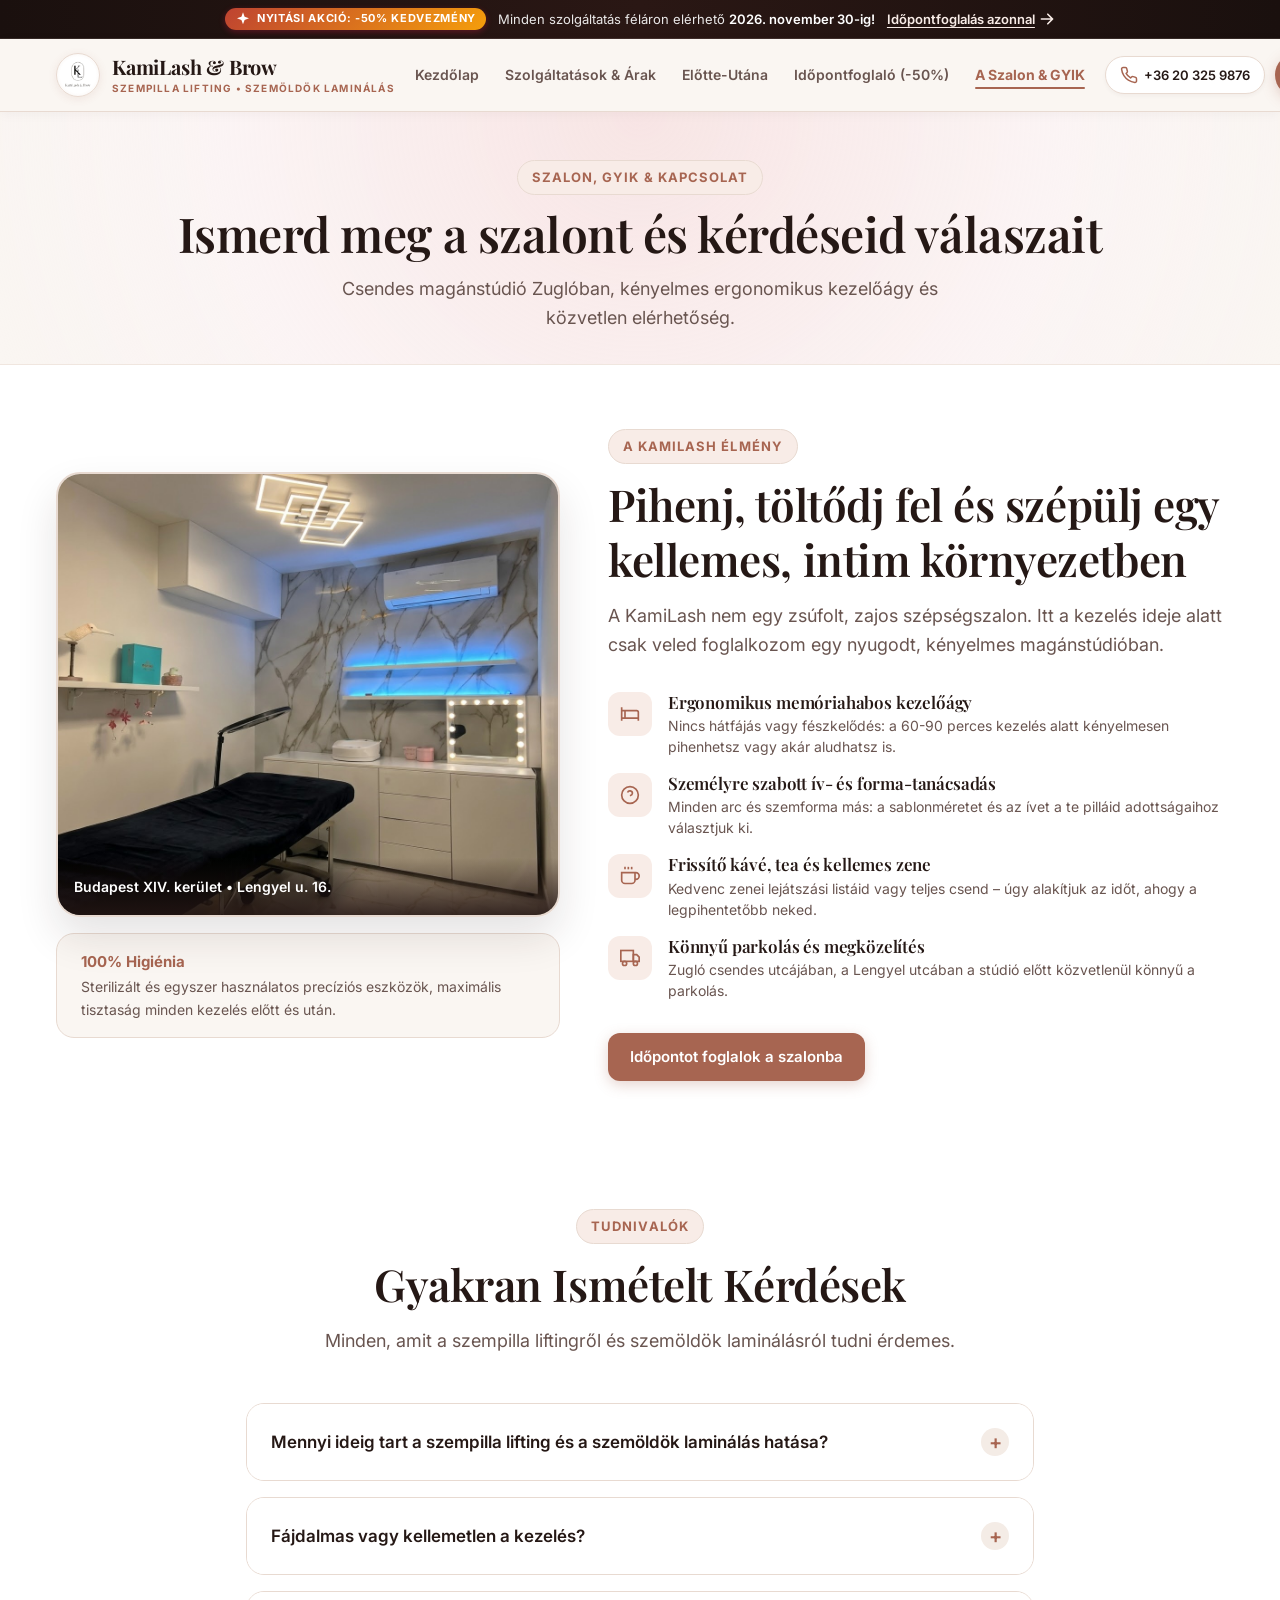
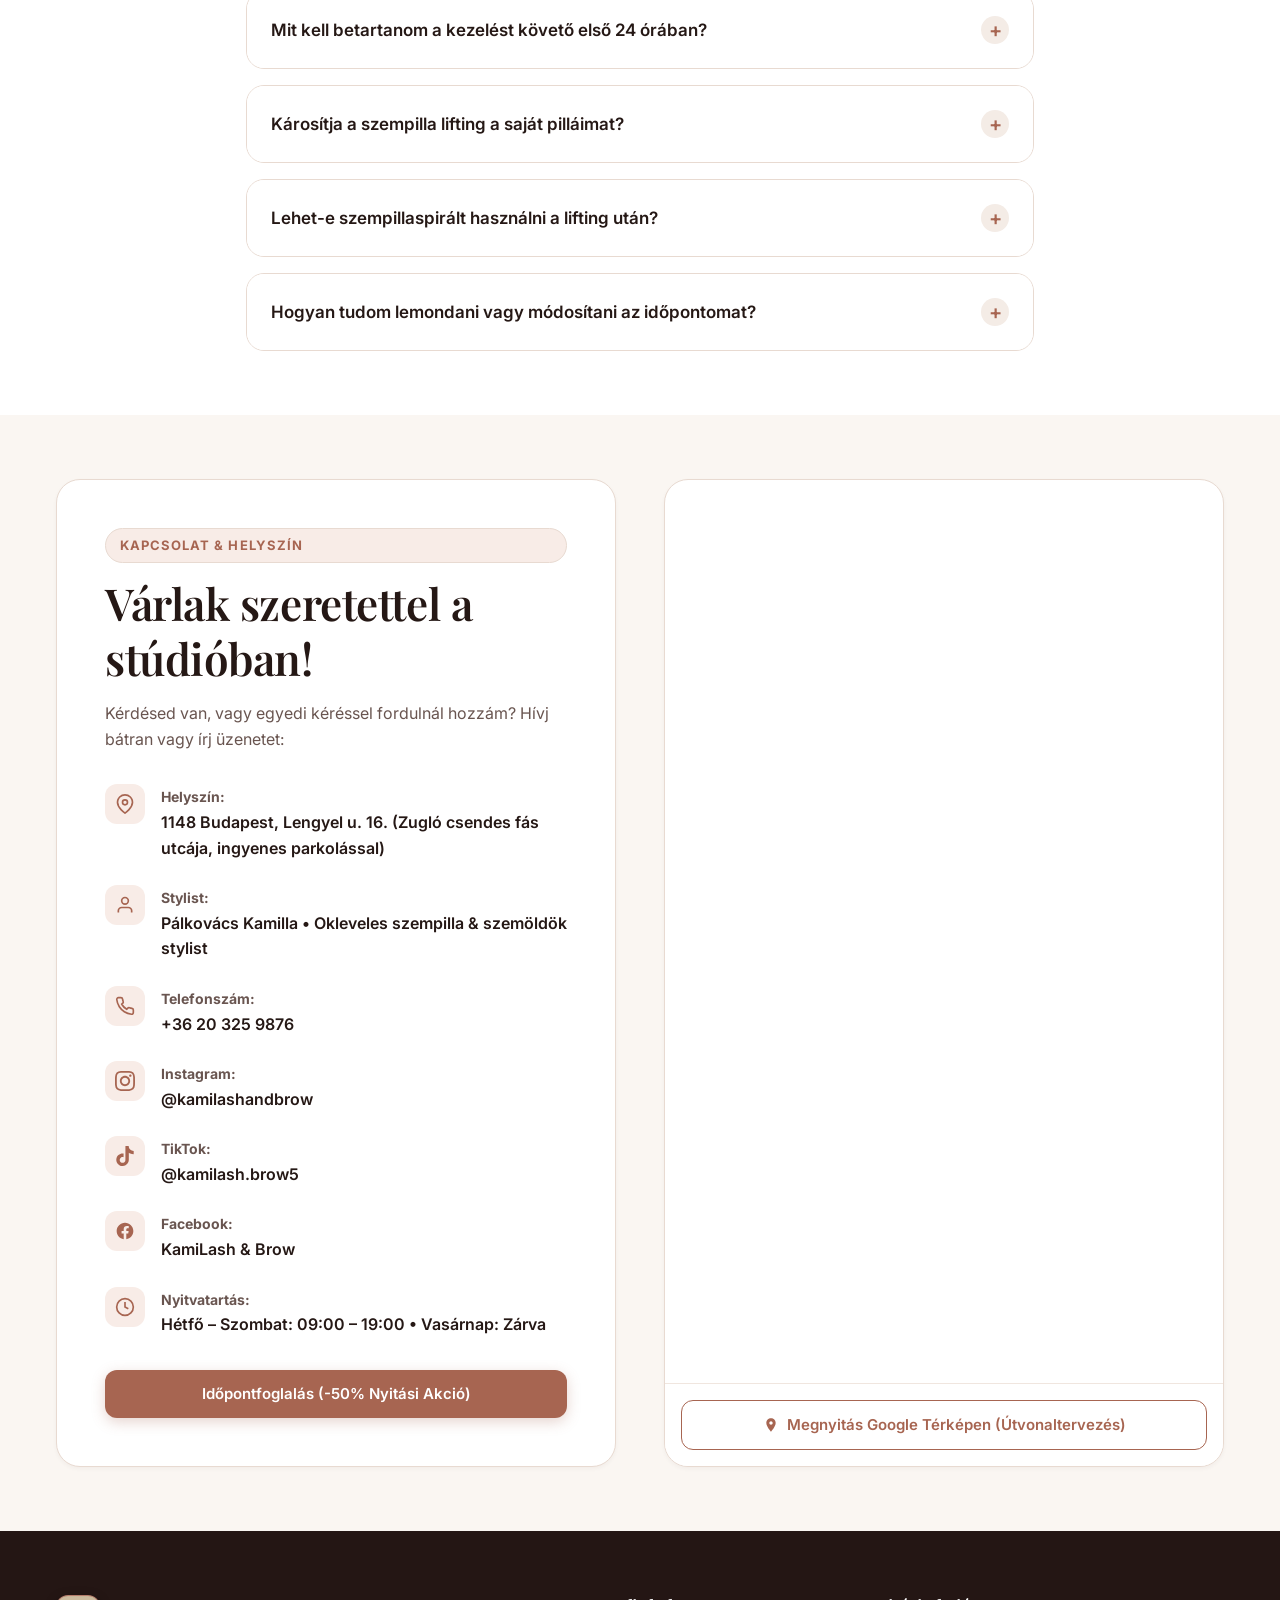
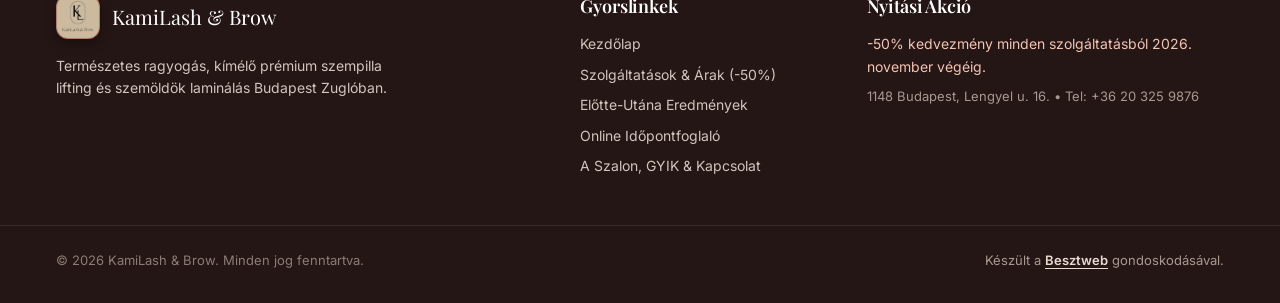
<file: kapcsolat.html>
<!DOCTYPE html>
<html lang="hu">
<head>
  <meta charset="UTF-8">
  <meta name="viewport" content="width=device-width, initial-scale=1.0">
  <title>A Szalon, GYIK & Kapcsolat | KamiLash & Brow Budapest</title>
  <meta name="description" content="Professzionális szempilla lifting és szemöldök laminálás Budapest 14. kerületében. Természetes ragyogás, 4-6 hétig tartós íveltség spirál nélkül. -50% Nyitási Akció november végéig! Foglalj időpontot online 1 perc alatt!">
  <meta name="keywords" content="szempilla lifting, szemöldök laminálás, szempilla festés, KamiLash, Budapest Zugló, 14 kerület szempilla, szempillás időpontfoglalás">
  <meta name="author" content="KamiLash & Brow">

  <!-- Open Graph / Facebook -->
  <meta property="og:type" content="website">
  <meta property="og:title" content="KamiLash & Brow | Prémium Szempilla Lifting & Szemöldök Laminálás">
  <meta property="og:description" content="Nyitási akció: -50% minden szolgáltatásból! Foglalj időpontot online egyszerűen, azonnali visszaigazolással.">
  <meta property="og:image" content="assets/images/logo.png">

  <!-- Favicon / Brand Icon -->
  <link rel="icon" type="image/png" href="assets/images/logo-transparent.png">
  <link rel="apple-touch-icon" href="assets/images/logo.png">

  <!-- Fonts: Playfair Display + Inter -->
  <link rel="preconnect" href="https://fonts.googleapis.com">
  <link rel="preconnect" href="https://fonts.gstatic.com" crossorigin>
  <link href="https://fonts.googleapis.com/css2?family=Inter:wght@300;400;500;600;700&family=Playfair+Display:ital,wght@0,400;0,500;0,600;0,700;1,400&display=swap" rel="stylesheet">

  <link rel="stylesheet" href="styles.css">

  <!-- Schema.org Structured Data for Local Beauty Business -->
  <script type="application/ld+json">
  {
    "@context": "https://schema.org",
    "@type": "BeautySalon",
    "name": "KamiLash & Brow",
    "image": "assets/images/flyer.png",
    "description": "Prémium szempilla lifting és szemöldök laminálás Budapest 14. kerületében.",
    "telephone": "+36203259876",
    "address": {
      "@type": "PostalAddress",
      "streetAddress": "Lengyel u. 16.",
      "addressLocality": "Budapest",
      "postalCode": "1148",
      "addressCountry": "HU"
    },
    "geo": {
      "@type": "GeoCoordinates",
      "latitude": 47.5085,
      "longitude": 19.1232
    },
    "openingHoursSpecification": [
      {
        "@type": "OpeningHoursSpecification",
        "dayOfWeek": ["Monday", "Tuesday", "Wednesday", "Thursday", "Friday", "Saturday"],
        "opens": "09:00",
        "closes": "19:00"
      }
    ],
    "priceRange": "4 250 Ft - 13 000 Ft"
  }
  </script>
</head>
<body>
<!-- 1. Felső Figyelemfelkeltő Sáv (Announcement Bar) -->
  <aside class="announcement-bar" aria-label="Különleges ajánlat">
    <div class="container announcement-inner">
      <div class="announcement-badge">
        <svg class="sparkle-icon" viewBox="0 0 24 24" width="16" height="16" fill="currentColor" aria-hidden="true">
          <path d="M12 2L14.4 8.6L21 11L14.4 13.4L12 20L9.6 13.4L3 11L9.6 8.6L12 2Z" />
        </svg>
        <span>NYITÁSI AKCIÓ: -50% KEDVEZMÉNY</span>
      </div>
      <p class="announcement-text">
        Minden szolgáltatás féláron elérhető <strong>2026. november 30-ig!</strong>
      </p>
      <a href="foglalas.html" class="announcement-link">
        Időpontfoglalás azonnal
        <svg class="arrow-icon" viewBox="0 0 20 20" width="16" height="16" fill="currentColor" aria-hidden="true">
          <path fill-rule="evenodd" d="M10.293 3.293a1 1 0 011.414 0l6 6a1 1 0 010 1.414l-6 6a1 1 0 01-1.414-1.414L14.586 11H3a1 1 0 110-2h11.586l-4.293-4.293a1 1 0 010-1.414z" clip-rule="evenodd"/>
        </svg>
      </a>
    </div>
  </aside>

  
<!-- 2. Fejléc & Fő Navigáció -->
  <header class="site-header" id="header">
    <div class="container header-inner">
      <a href="index.html" class="brand-logo" aria-label="KamiLash & Brow Kezdőlap">
        <div class="logo-badge-frame" aria-hidden="true">
          <img src="assets/images/logo-transparent.png" alt="KamiLash & Brow embléma" class="brand-logo-img" width="48" height="48">
        </div>
        <div class="logo-text">
          <span class="brand-name">KamiLash & Brow</span>
          <span class="brand-tagline">SZEMPILLA LIFTING &bull; SZEMÖLDÖK LAMINÁLÁS</span>
        </div>
      </a>

      <!-- Asztali Navigáció -->
      <nav class="desktop-nav" aria-label="Fő navigáció">
        <ul class="nav-list">
          <li><a href="index.html" class="nav-link ">Kezdőlap</a></li>
          <li><a href="szolgaltatasok.html" class="nav-link ">Szolgáltatások & Árak</a></li>
          <li><a href="galeria.html" class="nav-link ">Előtte-Utána</a></li>
          <li><a href="foglalas.html" class="nav-link ">Időpontfoglaló (-50%)</a></li>
          <li><a href="kapcsolat.html" class="nav-link active-page">A Szalon & GYIK</a></li>
        </ul>
      </nav>

      <!-- Fejléc Gombok -->
      <div class="header-actions">
        <a href="tel:+36203259876" class="phone-quicklink" aria-label="Telefonos hívás: +36 20 325 9876">
          <svg viewBox="0 0 24 24" width="18" height="18" fill="none" stroke="currentColor" stroke-width="2" stroke-linecap="round" stroke-linejoin="round" aria-hidden="true">
            <path d="M22 16.92v3a2 2 0 0 1-2.18 2 19.79 19.79 0 0 1-8.63-3.07 19.5 19.5 0 0 1-6-6 19.79 19.79 0 0 1-3.07-8.67A2 2 0 0 1 4.11 2h3a2 2 0 0 1 2 1.72 12.84 12.84 0 0 0 .7 2.81 2 2 0 0 1-.45 2.11L8.09 9.91a16 16 0 0 0 6 6l1.27-1.27a2 2 0 0 1 2.11-.45 12.84 12.84 0 0 0 2.81.7A2 2 0 0 1 22 16.92z"/>
          </svg>
          <span class="phone-number">+36 20 325 9876</span>
        </a>
        <a href="foglalas.html" class="btn btn-primary header-cta-btn">
          <span>Időpontfoglalás</span>
          <svg viewBox="0 0 20 20" width="16" height="16" fill="currentColor" aria-hidden="true">
            <path fill-rule="evenodd" d="M10.293 3.293a1 1 0 011.414 0l6 6a1 1 0 010 1.414l-6 6a1 1 0 01-1.414-1.414L14.586 11H3a1 1 0 110-2h11.586l-4.293-4.293a1 1 0 010-1.414z" clip-rule="evenodd"/>
          </svg>
        </a>
        <!-- Mobil Menü Gomb -->
        <button class="mobile-nav-toggle" id="mobileNavToggle" aria-label="Menü megnyitása" aria-expanded="false" aria-controls="mobileNavMenu">
          <span class="hamburger-bar"></span>
          <span class="hamburger-bar"></span>
          <span class="hamburger-bar"></span>
        </button>
      </div>
    </div>

    <!-- Mobil Navigációs Panel -->
    <div class="mobile-nav-drawer" id="mobileNavMenu" aria-hidden="true">
      <div class="mobile-nav-content">
        <ul class="mobile-nav-list">
          <li><a href="index.html" class="mobile-nav-link  ">Kezdőlap</a></li>
          <li><a href="szolgaltatasok.html" class="mobile-nav-link  ">Szolgáltatások & Árak</a></li>
          <li><a href="galeria.html" class="mobile-nav-link  ">Előtte-Utána</a></li>
          <li><a href="foglalas.html" class="mobile-nav-link highlight ">Időpontfoglaló (-50%)</a></li>
          <li><a href="kapcsolat.html" class="mobile-nav-link  active-page">A Szalon & GYIK</a></li>
        </ul>
        <div class="mobile-nav-footer">
          <a href="foglalas.html" class="btn btn-primary btn-block">Időpontfoglalás Most (-50%)</a>
          <div class="mobile-contact-links">
            <a href="tel:+36203259876" class="contact-pill">
              <svg viewBox="0 0 24 24" width="16" height="16" fill="currentColor"><path d="M6.62 10.79a15.05 15.05 0 006.59 6.59l2.2-2.2a1 1 0 011.02-.24 11.72 11.72 0 003.68.59 1 1 0 011 1v3.5a1 1 0 01-1 1A17 17 0 013 4a1 1 0 011-1h3.5a1 1 0 011 1 11.72 11.72 0 00.59 3.68 1 1 0 01-.24 1.02l-2.23 2.09z"/></svg>
              +36 20 325 9876
            </a>
            <a href="https://instagram.com/kamilashandbrow" target="_blank" rel="noopener noreferrer" class="contact-pill">
              <svg viewBox="0 0 24 24" width="16" height="16" fill="currentColor"><path d="M12 2.163c3.204 0 3.584.012 4.85.07 3.252.148 4.771 1.691 4.919 4.919.058 1.265.069 1.645.069 4.849 0 3.205-.012 3.584-.069 4.849-.149 3.225-1.664 4.771-4.919 4.919-1.266.058-1.644.07-4.85.07-3.204 0-3.584-.012-4.849-.07-3.26-.149-4.771-1.699-4.919-4.92-.058-1.265-.07-1.644-.07-4.849 0-3.204.013-3.583.07-4.849.149-3.227 1.664-4.771 4.919-4.919 1.266-.057 1.645-.069 4.849-.069zm0-2.163c-3.259 0-3.667.014-4.947.072-4.358.2-6.78 2.618-6.98 6.98-.059 1.281-.073 1.689-.073 4.948 0 3.259.014 3.668.072 4.948.2 4.358 2.618 6.78 6.98 6.98 1.281.058 1.689.072 4.948.072 3.259 0 3.668-.014 4.948-.072 4.354-.2 6.782-2.618 6.979-6.98.059-1.28.073-1.689.073-4.948 0-3.259-.014-3.667-.072-4.947-.196-4.354-2.617-6.78-6.979-6.98-1.281-.059-1.69-.073-4.949-.073zm0 5.838c-3.403 0-6.162 2.759-6.162 6.162s2.759 6.163 6.162 6.163 6.162-2.759 6.162-6.163c0-3.403-2.759-6.162-6.162-6.162zm0 10.162c-2.209 0-4-1.79-4-4 0-2.209 1.791-4 4-4s4 1.791 4 4c0 2.21-1.791 4-4 4zm6.406-11.845c-.796 0-1.441.645-1.441 1.44s.645 1.44 1.441 1.44c.795 0 1.439-.645 1.439-1.44s-.644-1.44-1.439-1.44z"/></svg>
              @kamilashandbrow
            </a>
          </div>
        </div>
      </div>
    </div>
  </header>

  
  <main id="main-content" class="page-main">

    <div class="page-hero-banner">
      <div class="container">
        <span class="section-badge">SZALON, GYIK & KAPCSOLAT</span>
        <h1 class="section-title">Ismerd meg a szalont és kérdéseid válaszait</h1>
        <p class="section-lead">Csendes magánstúdió Zuglóban, kényelmes ergonomikus kezelőágy és közvetlen elérhetőség.</p>
      </div>
    </div>

<!-- 7. A Szalon Bemutatása (A KamiLash Élmény) -->
    <section class="section salon-experience-section" id="elmenye">
      <div class="container">
        <div class="experience-grid">

          <div class="experience-media">
            <div class="studio-photo-frame">
              <img src="assets/images/studio.png" alt="KamiLash & Brow modern zuglói kezelőhelyiség ergonomikus ággyal és kozmetikai tükörrel" width="250" height="225" loading="lazy" class="studio-large-photo">
              <div class="studio-photo-overlay">
                <span class="studio-location-tag">Budapest XIV. kerület &bull; Lengyel u. 16.</span>
              </div>
            </div>
            <div class="studio-extra-card">
              <span class="extra-highlight">100% Higiénia</span>
              <p>Sterilizált és egyszer használatos precíziós eszközök, maximális tisztaság minden kezelés előtt és után.</p>
            </div>
          </div>

          <div class="experience-copy">
            <span class="section-badge">A KAMILASH ÉLMÉNY</span>
            <h2 class="section-title">Pihenj, töltődj fel és szépülj egy kellemes, intim környezetben</h2>
            <p class="section-lead">
              A KamiLash nem egy zsúfolt, zajos szépségszalon. Itt a kezelés ideje alatt csak veled foglalkozom egy nyugodt, kényelmes magánstúdióban.
            </p>

            <div class="amenities-list">
              <div class="amenity-item">
                <div class="amenity-icon">
                  <svg viewBox="0 0 24 24" width="20" height="20" fill="none" stroke="currentColor" stroke-width="2"><path d="M2 4v16M2 8h18a2 2 0 0 1 2 2v10M2 17h20M6 8v9"/></svg>
                </div>
                <div>
                  <h3 class="amenity-title">Ergonomikus memóriahabos kezelőágy</h3>
                  <p class="amenity-desc">Nincs hátfájás vagy fészkelődés: a 60-90 perces kezelés alatt kényelmesen pihenhetsz vagy akár aludhatsz is.</p>
                </div>
              </div>

              <div class="amenity-item">
                <div class="amenity-icon">
                  <svg viewBox="0 0 24 24" width="20" height="20" fill="none" stroke="currentColor" stroke-width="2"><circle cx="12" cy="12" r="10"/><path d="M9.09 9a3 3 0 0 1 5.83 1c0 2-3 3-3 3"/><line x1="12" y1="17" x2="12.01" y2="17"/></svg>
                </div>
                <div>
                  <h3 class="amenity-title">Személyre szabott ív- és forma-tanácsadás</h3>
                  <p class="amenity-desc">Minden arc és szemforma más: a sablonméretet és az ívet a te pilláid adottságaihoz választjuk ki.</p>
                </div>
              </div>

              <div class="amenity-item">
                <div class="amenity-icon">
                  <svg viewBox="0 0 24 24" width="20" height="20" fill="none" stroke="currentColor" stroke-width="2"><path d="M18 8h1a4 4 0 0 1 0 8h-1M2 8h16v9a4 4 0 0 1-4 4H6a4 4 0 0 1-4-4V8z"/><line x1="6" y1="1" x2="6" y2="4"/><line x1="10" y1="1" x2="10" y2="4"/><line x1="14" y1="1" x2="14" y2="4"/></svg>
                </div>
                <div>
                  <h3 class="amenity-title">Frissítő kávé, tea és kellemes zene</h3>
                  <p class="amenity-desc">Kedvenc zenei lejátszási listáid vagy teljes csend – úgy alakítjuk az időt, ahogy a legpihentetőbb neked.</p>
                </div>
              </div>

              <div class="amenity-item">
                <div class="amenity-icon">
                  <svg viewBox="0 0 24 24" width="20" height="20" fill="none" stroke="currentColor" stroke-width="2"><rect x="1" y="3" width="15" height="13"/><polygon points="16 8 20 8 23 11 23 16 16 16 16 8"/><circle cx="5.5" cy="18.5" r="2.5"/><circle cx="18.5" cy="18.5" r="2.5"/></svg>
                </div>
                <div>
                  <h3 class="amenity-title">Könnyű parkolás és megközelítés</h3>
                  <p class="amenity-desc">Zugló csendes utcájában, a Lengyel utcában a stúdió előtt közvetlenül könnyű a parkolás.</p>
                </div>
              </div>
            </div>

            <div class="experience-cta-wrap">
              <a href="#idopontfoglalas" class="btn btn-primary">Időpontot foglalok a szalonba</a>
            </div>
          </div>

        </div>
      </div>
    </section>

    
<!-- 9. Gyakori Kérdések (Interaktív Harmonika GYIK) -->
    <section class="section faq-section" id="gyik">
      <div class="container faq-container">
        <div class="section-header text-center">
          <span class="section-badge">TUDNIVALÓK</span>
          <h2 class="section-title">Gyakran Ismételt Kérdések</h2>
          <p class="section-lead">Minden, amit a szempilla liftingről és szemöldök laminálásról tudni érdemes.</p>
        </div>

        <div class="faq-accordion" id="faqAccordion">

          <div class="faq-item">
            <button class="faq-question" aria-expanded="false">
              <span>Mennyi ideig tart a szempilla lifting és a szemöldök laminálás hatása?</span>
              <span class="faq-icon" aria-hidden="true">+</span>
            </button>
            <div class="faq-answer">
              <p>A szempilla lifting látványos hatása általában <strong>4-6 hétig</strong> tart, a saját természetes szempilláid növekedési és cserélődési ciklusától függően. A szemöldök laminálás szintén 4-6 hétig tartja a megadott formát és irányt.</p>
            </div>
          </div>

          <div class="faq-item">
            <button class="faq-question" aria-expanded="false">
              <span>Fájdalmas vagy kellemetlen a kezelés?</span>
              <span class="faq-icon" aria-hidden="true">+</span>
            </button>
            <div class="faq-answer">
              <p>Egyáltalán nem! A kezelés teljesen fájdalommentes és biztonságos. A vendégeink többsége kellemesen pihen, zenét hallgat, vagy akár el is alszik a kényelmes memóriahabos kezelőágyon a csukott szemmel töltött idő alatt.</p>
            </div>
          </div>

          <div class="faq-item">
            <button class="faq-question" aria-expanded="false">
              <span>Mit kell betartanom a kezelést követő első 24 órában?</span>
              <span class="faq-icon" aria-hidden="true">+</span>
            </button>
            <div class="faq-answer">
              <p>A kezelés után 24 órán keresztül kérlek <strong>ne érje víz, forró gőz, szauna vagy szolárium</strong> a szemeidet és szemöldöködet, illetve kerüld a sminkelést és dörzsölést. A 24 óra letelte után a formázás véglegesen rögzül: moshatsz arcot, sminkelhetsz és sportolhatsz kompromisszumok nélkül.</p>
            </div>
          </div>

          <div class="faq-item">
            <button class="faq-question" aria-expanded="false">
              <span>Károsítja a szempilla lifting a saját pilláimat?</span>
              <span class="faq-icon" aria-hidden="true">+</span>
            </button>
            <div class="faq-answer">
              <p>Nem, sőt! Kizárólag prémium európai és koreai engedéllyel rendelkező, kímélő hatóanyagokat használunk, amiket keratinos és panthenolos tápláló utóápolással zárunk le. Ez kifejezetten erősíti és fényessé teszi a szempillák és a szemöldökszálak szerkezetét.</p>
            </div>
          </div>

          <div class="faq-item">
            <button class="faq-question" aria-expanded="false">
              <span>Lehet-e szempillaspirált használni a lifting után?</span>
              <span class="faq-icon" aria-hidden="true">+</span>
            </button>
            <div class="faq-answer">
              <p>Igen, 24 óra elteltével nyugodtan spirálozhatsz, de a legtöbb vendégünk tapasztalata szerint már egyáltalán nincs rá szükség: a festett és megemelt pillák önmagukban is tiszta, drámai és rendezett hatást keltenek.</p>
            </div>
          </div>

          <div class="faq-item">
            <button class="faq-question" aria-expanded="false">
              <span>Hogyan tudom lemondani vagy módosítani az időpontomat?</span>
              <span class="faq-icon" aria-hidden="true">+</span>
            </button>
            <div class="faq-answer">
              <p>Az időpontodat legkésőbb 24 órával korábban díjmentesen lemondhatod vagy módosíthatod telefonon (+36 20 325 9876) vagy Instagram üzenetben. Kérlek, ha nem tudsz eljönni, mielőbb jelezd, hogy a helyedet átadhassuk egy várólistás vendégnek!</p>
            </div>
          </div>

        </div>
      </div>
    </section>

    
<!-- 10. Kapcsolat & Megközelítés -->
    <section class="section contact-section" id="kapcsolat">
      <div class="container">
        <div class="contact-grid">

          <div class="contact-card">
            <span class="section-badge">KAPCSOLAT & HELYSZÍN</span>
            <h2 class="section-title">Várlak szeretettel a stúdióban!</h2>
            <p class="contact-intro">
              Kérdésed van, vagy egyedi kéréssel fordulnál hozzám? Hívj bátran vagy írj üzenetet:
            </p>

            <ul class="contact-info-list">
              <li class="contact-info-item">
                <div class="info-icon">
                  <svg viewBox="0 0 24 24" width="20" height="20" fill="none" stroke="currentColor" stroke-width="2"><path d="M21 10c0 7-9 13-9 13s-9-6-9-13a9 9 0 0 1 18 0z"/><circle cx="12" cy="10" r="3"/></svg>
                </div>
                <div>
                  <strong class="info-title">Helyszín:</strong>
                  <p class="info-desc">1148 Budapest, Lengyel u. 16. (Zugló csendes fás utcája, ingyenes parkolással)</p>
                </div>
              </li>

              <li class="contact-info-item">
                <div class="info-icon">
                  <svg viewBox="0 0 24 24" width="20" height="20" fill="none" stroke="currentColor" stroke-width="2"><path d="M20 21v-2a4 4 0 0 0-4-4H8a4 4 0 0 0-4 4v2"/><circle cx="12" cy="7" r="4"/></svg>
                </div>
                <div>
                  <strong class="info-title">Stylist:</strong>
                  <p class="info-desc">Pálkovács Kamilla &bull; Okleveles szempilla & szemöldök stylist</p>
                </div>
              </li>

              <li class="contact-info-item">
                <div class="info-icon">
                  <svg viewBox="0 0 24 24" width="20" height="20" fill="none" stroke="currentColor" stroke-width="2"><path d="M22 16.92v3a2 2 0 0 1-2.18 2 19.79 19.79 0 0 1-8.63-3.07 19.5 19.5 0 0 1-6-6 19.79 19.79 0 0 1-3.07-8.67A2 2 0 0 1 4.11 2h3a2 2 0 0 1 2 1.72 12.84 12.84 0 0 0 .7 2.81 2 2 0 0 1-.45 2.11L8.09 9.91a16 16 0 0 0 6 6l1.27-1.27a2 2 0 0 1 2.11-.45 12.84 12.84 0 0 0 2.81.7A2 2 0 0 1 22 16.92z"/></svg>
                </div>
                <div>
                  <strong class="info-title">Telefonszám:</strong>
                  <p class="info-desc"><a href="tel:+36203259876" class="contact-link">+36 20 325 9876</a></p>
                </div>
              </li>

              <li class="contact-info-item">
                <div class="info-icon">
                  <svg viewBox="0 0 24 24" width="20" height="20" fill="currentColor"><path d="M12 2.163c3.204 0 3.584.012 4.85.07 3.252.148 4.771 1.691 4.919 4.919.058 1.265.069 1.645.069 4.849 0 3.205-.012 3.584-.069 4.849-.149 3.225-1.664 4.771-4.919 4.919-1.266.058-1.644.07-4.85.07-3.204 0-3.584-.012-4.849-.07-3.26-.149-4.771-1.699-4.919-4.92-.058-1.265-.07-1.644-.07-4.849 0-3.204.013-3.583.07-4.849.149-3.227 1.664-4.771 4.919-4.919 1.266-.057 1.645-.069 4.849-.069zm0-2.163c-3.259 0-3.667.014-4.947.072-4.358.2-6.78 2.618-6.98 6.98-.059 1.281-.073 1.689-.073 4.948 0 3.259.014 3.668.072 4.948.2 4.358 2.618 6.78 6.98 6.98 1.281.058 1.689.072 4.948.072 3.259 0 3.668-.014 4.948-.072 4.354-.2 6.782-2.618 6.979-6.98.059-1.28.073-1.689.073-4.948 0-3.259-.014-3.667-.072-4.947-.196-4.354-2.617-6.78-6.979-6.98-1.281-.059-1.69-.073-4.949-.073zm0 5.838c-3.403 0-6.162 2.759-6.162 6.162s2.759 6.163 6.162 6.163 6.162-2.759 6.162-6.163c0-3.403-2.759-6.162-6.162-6.162zm0 10.162c-2.209 0-4-1.79-4-4 0-2.209 1.791-4 4-4s4 1.791 4 4c0 2.21-1.791 4-4 4zm6.406-11.845c-.796 0-1.441.645-1.441 1.44s.645 1.44 1.441 1.44c.795 0 1.439-.645 1.439-1.44s-.644-1.44-1.439-1.44z"/></svg>
                </div>
                <div>
                  <strong class="info-title">Instagram:</strong>
                  <p class="info-desc"><a href="https://instagram.com/kamilashandbrow" target="_blank" rel="noopener noreferrer" class="contact-link">@kamilashandbrow</a></p>
                </div>
              </li>

              <li class="contact-info-item">
                <div class="info-icon">
                  <svg viewBox="0 0 24 24" width="20" height="20" fill="currentColor"><path d="M12.525.02c1.31-.02 2.61-.01 3.91-.02.08 1.53.63 3.09 1.75 4.17 1.12 1.11 2.7 1.62 4.24 1.79v4.03c-1.44-.05-2.89-.35-4.2-.97-.57-.26-1.1-.59-1.62-.93-.01 2.92.01 5.84-.02 8.75-.08 1.4-.54 2.79-1.35 3.94-1.31 1.92-3.58 3.17-5.91 3.21-1.43.08-2.86-.31-4.08-1.03-2.02-1.19-3.44-3.37-3.65-5.71-.02-.5-.03-1-.01-1.49.18-1.9 1.12-3.72 2.58-4.96 1.66-1.44 3.98-2.13 6.15-1.72.02 1.48-.04 2.96-.04 4.44-.99-.32-2.15-.23-3.02.37-.63.41-1.11 1.04-1.36 1.75-.21.51-.24 1.07-.14 1.61.24 1.64 1.82 3.02 3.5 2.87 1.12-.01 2.19-.66 2.77-1.61.19-.33.4-.67.41-1.06.1-1.79.06-3.57.07-5.36.01-4.03-.01-8.05.02-12.07z"/></svg>
                </div>
                <div>
                  <strong class="info-title">TikTok:</strong>
                  <p class="info-desc"><a href="https://www.tiktok.com/@kamilash.brow5" target="_blank" rel="noopener noreferrer" class="contact-link">@kamilash.brow5</a></p>
                </div>
              </li>

              <li class="contact-info-item">
                <div class="info-icon">
                  <svg viewBox="0 0 24 24" width="20" height="20" fill="currentColor"><path d="M22 12c0-5.523-4.477-10-10-10S2 6.477 2 12c0 4.991 3.657 9.128 8.438 9.878v-6.987h-2.54V12h2.54V9.797c0-2.506 1.492-3.89 3.777-3.89 1.094 0 2.238.195 2.238.195v2.46h-1.26c-1.243 0-1.63.771-1.63 1.562V12h2.773l-.443 2.89h-2.33v6.988C18.343 21.128 22 16.991 22 12z"/></svg>
                </div>
                <div>
                  <strong class="info-title">Facebook:</strong>
                  <p class="info-desc"><a href="https://facebook.com/KamiLashAndBrow" target="_blank" rel="noopener noreferrer" class="contact-link">KamiLash & Brow</a></p>
                </div>
              </li>

              <li class="contact-info-item">
                <div class="info-icon">
                  <svg viewBox="0 0 24 24" width="20" height="20" fill="none" stroke="currentColor" stroke-width="2"><circle cx="12" cy="12" r="10"/><polyline points="12 6 12 12 16 14"/></svg>
                </div>
                <div>
                  <strong class="info-title">Nyitvatartás:</strong>
                  <p class="info-desc">Hétfő – Szombat: 09:00 – 19:00 &bull; Vasárnap: Zárva</p>
                </div>
              </li>
            </ul>

            <div class="contact-cta">
              <a href="#idopontfoglalas" class="btn btn-primary btn-block">Időpontfoglalás (-50% Nyitási Akció)</a>
            </div>
          </div>

          <!-- Térkép Kártya -->
          <div class="map-card">
            <div class="map-wrapper">
              <iframe
                title="KamiLash & Brow Térkép 1148 Budapest Lengyel u. 16."
                src="https://maps.google.com/maps?q=Budapest,+Lengyel+u.+16,+1148&t=&z=15&ie=UTF8&iwloc=&output=embed"
                width="100%"
                height="100%"
                style="border:0;"
                allowfullscreen=""
                loading="lazy"
                referrerpolicy="no-referrer-when-downgrade">
              </iframe>
            </div>
            <div class="map-footer">
              <a href="https://maps.google.com/?q=1148+Budapest+Lengyel+utca+16" target="_blank" rel="noopener noreferrer" class="btn btn-outline btn-block">
                <svg viewBox="0 0 24 24" width="16" height="16" fill="currentColor"><path d="M12 2C8.13 2 5 5.13 5 9c0 5.25 7 13 7 13s7-7.75 7-13c0-3.87-3.13-7-7-7zm0 9.5c-1.38 0-2.5-1.12-2.5-2.5s1.12-2.5 2.5-2.5 2.5 1.12 2.5 2.5-1.12 2.5-2.5 2.5z"/></svg>
                Megnyitás Google Térképen (Útvonaltervezés)
              </a>
            </div>
          </div>

        </div>
      </div>
    </section>

  </main>

  <!-- 11. Lábléc (Footer) -->
  
  </main>
<footer class="site-footer">
    <div class="container footer-inner">
      <div class="footer-brand">
        <div class="footer-logo">
          <img src="assets/images/logo.png" alt="KamiLash & Brow" class="footer-logo-img" width="46" height="46">
          <span class="footer-brand-name">KamiLash & Brow</span>
        </div>
        <p class="footer-desc">
          Természetes ragyogás, kímélő prémium szempilla lifting és szemöldök laminálás Budapest Zuglóban.
        </p>
      </div>

      <div class="footer-links-group">
        <h4 class="footer-heading">Gyorslinkek</h4>
                <ul class="footer-nav">
          <li><a href="index.html">Kezdőlap</a></li>
          <li><a href="szolgaltatasok.html">Szolgáltatások & Árak (-50%)</a></li>
          <li><a href="galeria.html">Előtte-Utána Eredmények</a></li>
          <li><a href="foglalas.html">Online Időpontfoglaló</a></li>
          <li><a href="kapcsolat.html">A Szalon, GYIK & Kapcsolat</a></li>
        </ul>
      </div>

      <div class="footer-legal">
        <h4 class="footer-heading">Nyitási Akció</h4>
        <p class="footer-promo-text">
          -50% kedvezmény minden szolgáltatásból 2026. november végéig.
        </p>
        <p class="footer-address">
          1148 Budapest, Lengyel u. 16. &bull; Tel: +36 20 325 9876
        </p>
      </div>
    </div>

    <div class="footer-bottom">
      <div class="container bottom-inner">
        <p>&copy; 2026 KamiLash & Brow. Minden jog fenntartva.</p>
        <p class="created-by">Készült a <a href="https://beszterczey.com" target="_blank" rel="noopener noreferrer">Besztweb</a> gondoskodásával.</p>
      </div>
    </div>
  </footer>

  
<!-- 12. Lebegő Mobil Gyors-Foglaló Sáv (Sticky Mobile Bottom Bar) -->
  <div class="mobile-sticky-bar" id="mobileStickyBar" aria-label="Mobil gyors időpontfoglaló">
    <div class="sticky-bar-content">
      <div class="sticky-bar-info">
        <span class="sticky-promo-badge">-50% AKCIÓ</span>
        <span class="sticky-price-text">Kezelések 4 250 Ft-tól</span>
      </div>
      <a href="foglalas.html" class="btn btn-primary btn-sm sticky-book-btn">
        <span>Időpontfoglalás</span>
        <svg viewBox="0 0 20 20" width="14" height="14" fill="currentColor"><path fill-rule="evenodd" d="M10.293 3.293a1 1 0 011.414 0l6 6a1 1 0 010 1.414l-6 6a1 1 0 01-1.414-1.414L14.586 11H3a1 1 0 110-2h11.586l-4.293-4.293a1 1 0 010-1.414z" clip-rule="evenodd"/></svg>
      </a>
    </div>
  </div>

  <script src="main.js"></script>
</body>
</html>
</file>
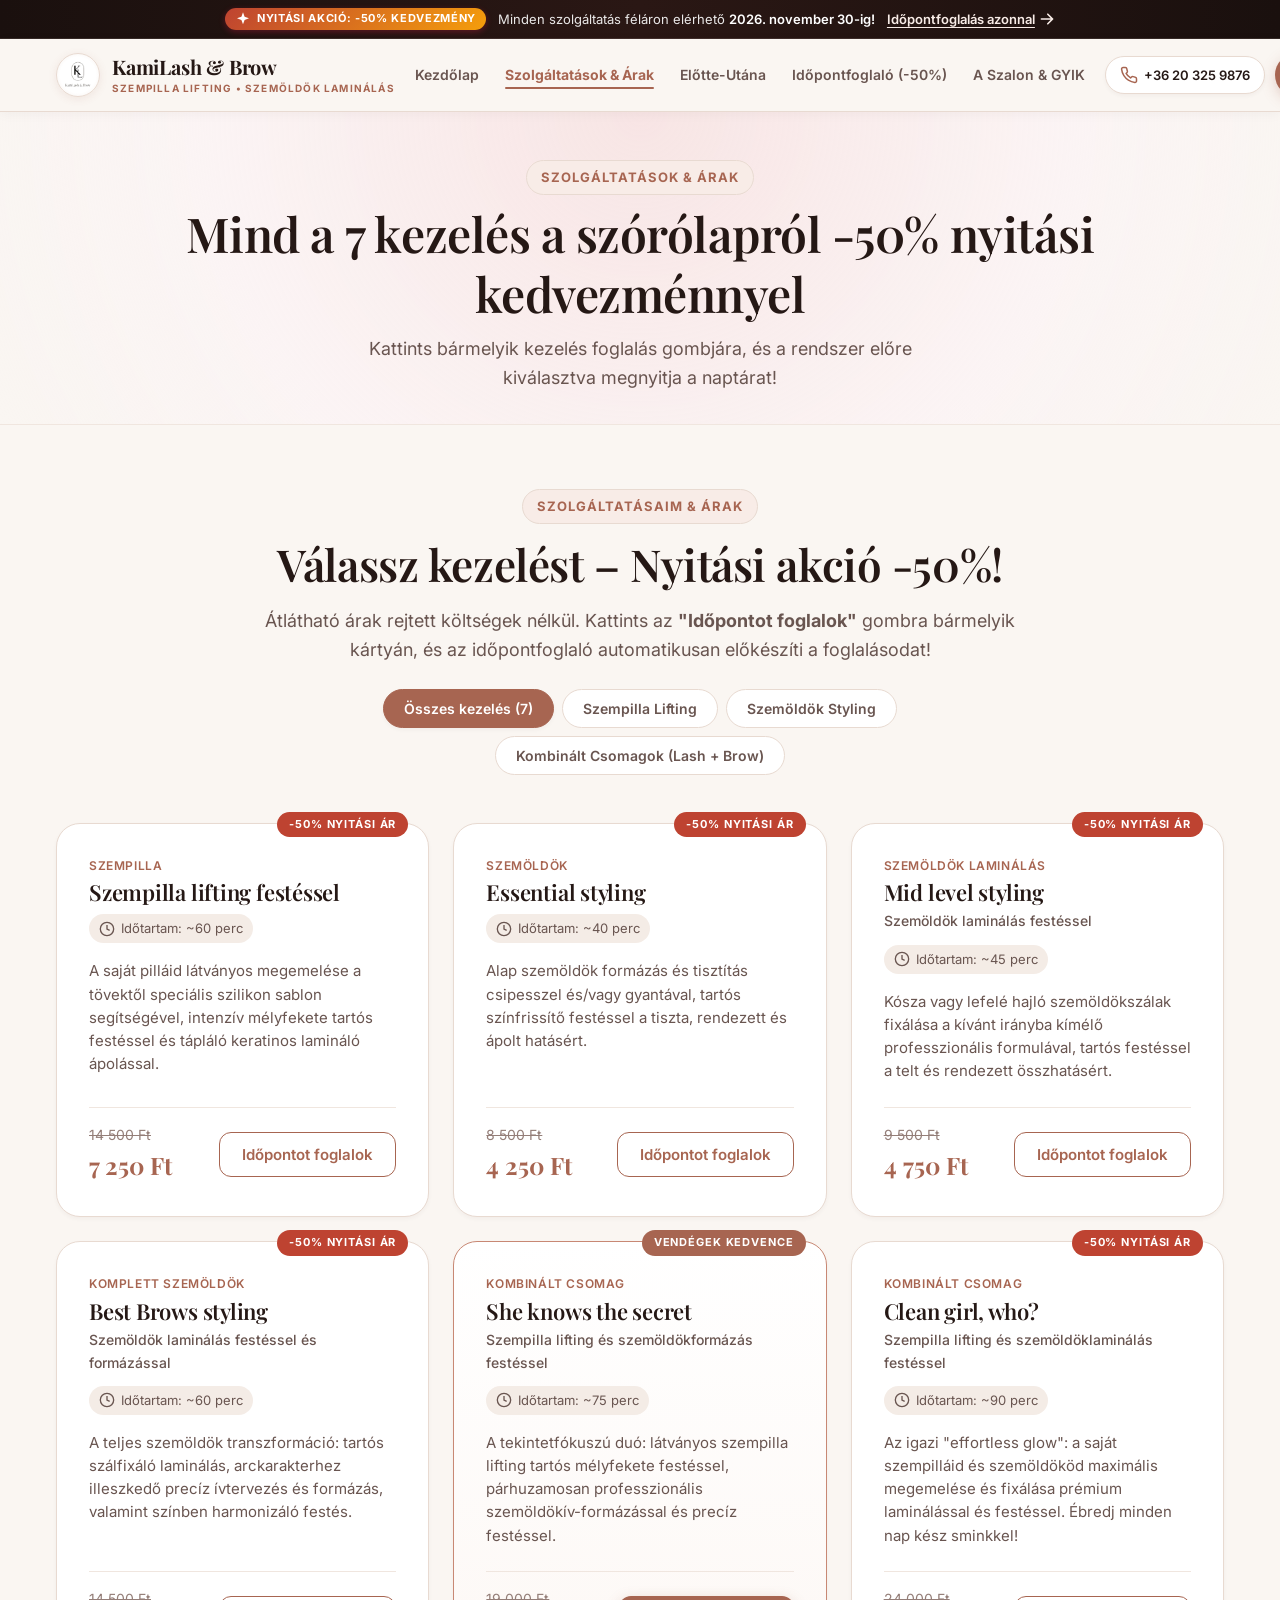
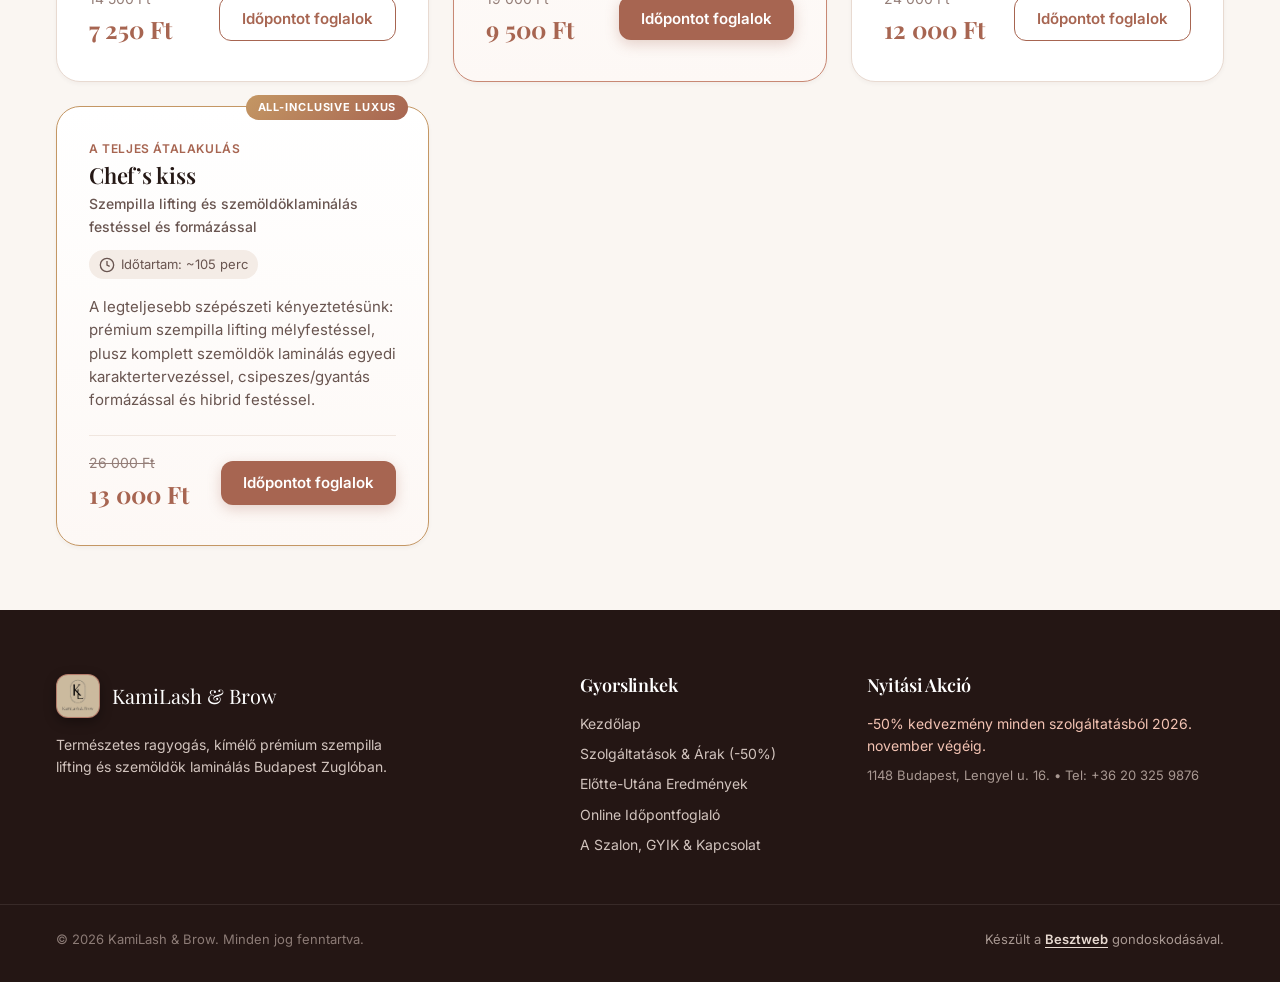
<file: szolgaltatasok.html>
<!DOCTYPE html>
<html lang="hu">
<head>
  <meta charset="UTF-8">
  <meta name="viewport" content="width=device-width, initial-scale=1.0">
  <title>Szolgáltatások & Árak (-50%) | KamiLash & Brow Budapest</title>
  <meta name="description" content="Professzionális szempilla lifting és szemöldök laminálás Budapest 14. kerületében. Természetes ragyogás, 4-6 hétig tartós íveltség spirál nélkül. -50% Nyitási Akció november végéig! Foglalj időpontot online 1 perc alatt!">
  <meta name="keywords" content="szempilla lifting, szemöldök laminálás, szempilla festés, KamiLash, Budapest Zugló, 14 kerület szempilla, szempillás időpontfoglalás">
  <meta name="author" content="KamiLash & Brow">

  <!-- Open Graph / Facebook -->
  <meta property="og:type" content="website">
  <meta property="og:title" content="KamiLash & Brow | Prémium Szempilla Lifting & Szemöldök Laminálás">
  <meta property="og:description" content="Nyitási akció: -50% minden szolgáltatásból! Foglalj időpontot online egyszerűen, azonnali visszaigazolással.">
  <meta property="og:image" content="assets/images/logo.png">

  <!-- Favicon / Brand Icon -->
  <link rel="icon" type="image/png" href="assets/images/logo-transparent.png">
  <link rel="apple-touch-icon" href="assets/images/logo.png">

  <!-- Fonts: Playfair Display + Inter -->
  <link rel="preconnect" href="https://fonts.googleapis.com">
  <link rel="preconnect" href="https://fonts.gstatic.com" crossorigin>
  <link href="https://fonts.googleapis.com/css2?family=Inter:wght@300;400;500;600;700&family=Playfair+Display:ital,wght@0,400;0,500;0,600;0,700;1,400&display=swap" rel="stylesheet">

  <link rel="stylesheet" href="styles.css">

  <!-- Schema.org Structured Data for Local Beauty Business -->
  <script type="application/ld+json">
  {
    "@context": "https://schema.org",
    "@type": "BeautySalon",
    "name": "KamiLash & Brow",
    "image": "assets/images/flyer.png",
    "description": "Prémium szempilla lifting és szemöldök laminálás Budapest 14. kerületében.",
    "telephone": "+36203259876",
    "address": {
      "@type": "PostalAddress",
      "streetAddress": "Lengyel u. 16.",
      "addressLocality": "Budapest",
      "postalCode": "1148",
      "addressCountry": "HU"
    },
    "geo": {
      "@type": "GeoCoordinates",
      "latitude": 47.5085,
      "longitude": 19.1232
    },
    "openingHoursSpecification": [
      {
        "@type": "OpeningHoursSpecification",
        "dayOfWeek": ["Monday", "Tuesday", "Wednesday", "Thursday", "Friday", "Saturday"],
        "opens": "09:00",
        "closes": "19:00"
      }
    ],
    "priceRange": "4 250 Ft - 13 000 Ft"
  }
  </script>
</head>
<body>
<!-- 1. Felső Figyelemfelkeltő Sáv (Announcement Bar) -->
  <aside class="announcement-bar" aria-label="Különleges ajánlat">
    <div class="container announcement-inner">
      <div class="announcement-badge">
        <svg class="sparkle-icon" viewBox="0 0 24 24" width="16" height="16" fill="currentColor" aria-hidden="true">
          <path d="M12 2L14.4 8.6L21 11L14.4 13.4L12 20L9.6 13.4L3 11L9.6 8.6L12 2Z" />
        </svg>
        <span>NYITÁSI AKCIÓ: -50% KEDVEZMÉNY</span>
      </div>
      <p class="announcement-text">
        Minden szolgáltatás féláron elérhető <strong>2026. november 30-ig!</strong>
      </p>
      <a href="foglalas.html" class="announcement-link">
        Időpontfoglalás azonnal
        <svg class="arrow-icon" viewBox="0 0 20 20" width="16" height="16" fill="currentColor" aria-hidden="true">
          <path fill-rule="evenodd" d="M10.293 3.293a1 1 0 011.414 0l6 6a1 1 0 010 1.414l-6 6a1 1 0 01-1.414-1.414L14.586 11H3a1 1 0 110-2h11.586l-4.293-4.293a1 1 0 010-1.414z" clip-rule="evenodd"/>
        </svg>
      </a>
    </div>
  </aside>

  
<!-- 2. Fejléc & Fő Navigáció -->
  <header class="site-header" id="header">
    <div class="container header-inner">
      <a href="index.html" class="brand-logo" aria-label="KamiLash & Brow Kezdőlap">
        <div class="logo-badge-frame" aria-hidden="true">
          <img src="assets/images/logo-transparent.png" alt="KamiLash & Brow embléma" class="brand-logo-img" width="48" height="48">
        </div>
        <div class="logo-text">
          <span class="brand-name">KamiLash & Brow</span>
          <span class="brand-tagline">SZEMPILLA LIFTING &bull; SZEMÖLDÖK LAMINÁLÁS</span>
        </div>
      </a>

      <!-- Asztali Navigáció -->
      <nav class="desktop-nav" aria-label="Fő navigáció">
        <ul class="nav-list">
          <li><a href="index.html" class="nav-link ">Kezdőlap</a></li>
          <li><a href="szolgaltatasok.html" class="nav-link active-page">Szolgáltatások & Árak</a></li>
          <li><a href="galeria.html" class="nav-link ">Előtte-Utána</a></li>
          <li><a href="foglalas.html" class="nav-link ">Időpontfoglaló (-50%)</a></li>
          <li><a href="kapcsolat.html" class="nav-link ">A Szalon & GYIK</a></li>
        </ul>
      </nav>

      <!-- Fejléc Gombok -->
      <div class="header-actions">
        <a href="tel:+36203259876" class="phone-quicklink" aria-label="Telefonos hívás: +36 20 325 9876">
          <svg viewBox="0 0 24 24" width="18" height="18" fill="none" stroke="currentColor" stroke-width="2" stroke-linecap="round" stroke-linejoin="round" aria-hidden="true">
            <path d="M22 16.92v3a2 2 0 0 1-2.18 2 19.79 19.79 0 0 1-8.63-3.07 19.5 19.5 0 0 1-6-6 19.79 19.79 0 0 1-3.07-8.67A2 2 0 0 1 4.11 2h3a2 2 0 0 1 2 1.72 12.84 12.84 0 0 0 .7 2.81 2 2 0 0 1-.45 2.11L8.09 9.91a16 16 0 0 0 6 6l1.27-1.27a2 2 0 0 1 2.11-.45 12.84 12.84 0 0 0 2.81.7A2 2 0 0 1 22 16.92z"/>
          </svg>
          <span class="phone-number">+36 20 325 9876</span>
        </a>
        <a href="foglalas.html" class="btn btn-primary header-cta-btn">
          <span>Időpontfoglalás</span>
          <svg viewBox="0 0 20 20" width="16" height="16" fill="currentColor" aria-hidden="true">
            <path fill-rule="evenodd" d="M10.293 3.293a1 1 0 011.414 0l6 6a1 1 0 010 1.414l-6 6a1 1 0 01-1.414-1.414L14.586 11H3a1 1 0 110-2h11.586l-4.293-4.293a1 1 0 010-1.414z" clip-rule="evenodd"/>
          </svg>
        </a>
        <!-- Mobil Menü Gomb -->
        <button class="mobile-nav-toggle" id="mobileNavToggle" aria-label="Menü megnyitása" aria-expanded="false" aria-controls="mobileNavMenu">
          <span class="hamburger-bar"></span>
          <span class="hamburger-bar"></span>
          <span class="hamburger-bar"></span>
        </button>
      </div>
    </div>

    <!-- Mobil Navigációs Panel -->
    <div class="mobile-nav-drawer" id="mobileNavMenu" aria-hidden="true">
      <div class="mobile-nav-content">
        <ul class="mobile-nav-list">
          <li><a href="index.html" class="mobile-nav-link  ">Kezdőlap</a></li>
          <li><a href="szolgaltatasok.html" class="mobile-nav-link  active-page">Szolgáltatások & Árak</a></li>
          <li><a href="galeria.html" class="mobile-nav-link  ">Előtte-Utána</a></li>
          <li><a href="foglalas.html" class="mobile-nav-link highlight ">Időpontfoglaló (-50%)</a></li>
          <li><a href="kapcsolat.html" class="mobile-nav-link  ">A Szalon & GYIK</a></li>
        </ul>
        <div class="mobile-nav-footer">
          <a href="foglalas.html" class="btn btn-primary btn-block">Időpontfoglalás Most (-50%)</a>
          <div class="mobile-contact-links">
            <a href="tel:+36203259876" class="contact-pill">
              <svg viewBox="0 0 24 24" width="16" height="16" fill="currentColor"><path d="M6.62 10.79a15.05 15.05 0 006.59 6.59l2.2-2.2a1 1 0 011.02-.24 11.72 11.72 0 003.68.59 1 1 0 011 1v3.5a1 1 0 01-1 1A17 17 0 013 4a1 1 0 011-1h3.5a1 1 0 011 1 11.72 11.72 0 00.59 3.68 1 1 0 01-.24 1.02l-2.23 2.09z"/></svg>
              +36 20 325 9876
            </a>
            <a href="https://instagram.com/kamilashandbrow" target="_blank" rel="noopener noreferrer" class="contact-pill">
              <svg viewBox="0 0 24 24" width="16" height="16" fill="currentColor"><path d="M12 2.163c3.204 0 3.584.012 4.85.07 3.252.148 4.771 1.691 4.919 4.919.058 1.265.069 1.645.069 4.849 0 3.205-.012 3.584-.069 4.849-.149 3.225-1.664 4.771-4.919 4.919-1.266.058-1.644.07-4.85.07-3.204 0-3.584-.012-4.849-.07-3.26-.149-4.771-1.699-4.919-4.92-.058-1.265-.07-1.644-.07-4.849 0-3.204.013-3.583.07-4.849.149-3.227 1.664-4.771 4.919-4.919 1.266-.057 1.645-.069 4.849-.069zm0-2.163c-3.259 0-3.667.014-4.947.072-4.358.2-6.78 2.618-6.98 6.98-.059 1.281-.073 1.689-.073 4.948 0 3.259.014 3.668.072 4.948.2 4.358 2.618 6.78 6.98 6.98 1.281.058 1.689.072 4.948.072 3.259 0 3.668-.014 4.948-.072 4.354-.2 6.782-2.618 6.979-6.98.059-1.28.073-1.689.073-4.948 0-3.259-.014-3.667-.072-4.947-.196-4.354-2.617-6.78-6.979-6.98-1.281-.059-1.69-.073-4.949-.073zm0 5.838c-3.403 0-6.162 2.759-6.162 6.162s2.759 6.163 6.162 6.163 6.162-2.759 6.162-6.163c0-3.403-2.759-6.162-6.162-6.162zm0 10.162c-2.209 0-4-1.79-4-4 0-2.209 1.791-4 4-4s4 1.791 4 4c0 2.21-1.791 4-4 4zm6.406-11.845c-.796 0-1.441.645-1.441 1.44s.645 1.44 1.441 1.44c.795 0 1.439-.645 1.439-1.44s-.644-1.44-1.439-1.44z"/></svg>
              @kamilashandbrow
            </a>
          </div>
        </div>
      </div>
    </div>
  </header>

  
  <main id="main-content" class="page-main">

    <div class="page-hero-banner">
      <div class="container">
        <span class="section-badge">SZOLGÁLTATÁSOK & ÁRAK</span>
        <h1 class="section-title">Mind a 7 kezelés a szórólapról -50% nyitási kedvezménnyel</h1>
        <p class="section-lead">Kattints bármelyik kezelés foglalás gombjára, és a rendszer előre kiválasztva megnyitja a naptárat!</p>
      </div>
    </div>

<!-- 5. Szolgáltatások & Árlista (Minden csomag a szórólapról) -->
    <section class="section services-section" id="szolgaltatasok">
      <div class="container">
        <div class="section-header text-center">
          <span class="section-badge">SZOLGÁLTATÁSAIM & ÁRAK</span>
          <h2 class="section-title">Válassz kezelést – Nyitási akció -50%!</h2>
          <p class="section-lead">
            Átlátható árak rejtett költségek nélkül. Kattints az <strong>"Időpontot foglalok"</strong> gombra bármelyik kártyán, és az időpontfoglaló automatikusan előkészíti a foglalásodat!
          </p>

          <!-- Kategória Szűrő Fülek -->
          <div class="category-tabs" role="tablist" aria-label="Szolgáltatás kategóriák">
            <button class="cat-tab active" data-category="all" role="tab" aria-selected="true">Összes kezelés (7)</button>
            <button class="cat-tab" data-category="lash" role="tab" aria-selected="false">Szempilla Lifting</button>
            <button class="cat-tab" data-category="brow" role="tab" aria-selected="false">Szemöldök Styling</button>
            <button class="cat-tab" data-category="combo" role="tab" aria-selected="false">Kombinált Csomagok (Lash + Brow)</button>
          </div>
        </div>

        <!-- Szolgáltatás Kártyák Rácsa -->
        <div class="services-grid" id="servicesGrid">

          <!-- 1. Szempilla lifting festéssel -->
          <article class="service-card" data-category="lash" data-id="lash-lifting">
            <div class="card-badge promo-badge">-50% NYITÁSI ÁR</div>
            <div class="card-header">
              <span class="service-category-tag">Szempilla</span>
              <h3 class="service-name">Szempilla lifting festéssel</h3>
              <p class="service-meta">
                <svg viewBox="0 0 24 24" width="16" height="16" fill="none" stroke="currentColor" stroke-width="2"><circle cx="12" cy="12" r="10"/><polyline points="12 6 12 12 16 14"/></svg>
                <span>Időtartam: ~60 perc</span>
              </p>
            </div>
            <p class="service-desc">
              A saját pilláid látványos megemelése a tövektől speciális szilikon sablon segítségével, intenzív mélyfekete tartós festéssel és tápláló keratinos lamináló ápolással.
            </p>
            <div class="card-price-row">
              <div class="price-block">
                <span class="price-original">14 500 Ft</span>
                <span class="price-current">7 250 Ft</span>
              </div>
              <button class="btn btn-outline btn-select-service" data-service-id="lash-lifting" data-service-name="Szempilla lifting festéssel" data-service-price="7250" data-service-duration="60">
                Időpontot foglalok
              </button>
            </div>
          </article>

          <!-- 2. Essential styling -->
          <article class="service-card" data-category="brow" data-id="essential-styling">
            <div class="card-badge promo-badge">-50% NYITÁSI ÁR</div>
            <div class="card-header">
              <span class="service-category-tag">Szemöldök</span>
              <h3 class="service-name">Essential styling</h3>
              <p class="service-meta">
                <svg viewBox="0 0 24 24" width="16" height="16" fill="none" stroke="currentColor" stroke-width="2"><circle cx="12" cy="12" r="10"/><polyline points="12 6 12 12 16 14"/></svg>
                <span>Időtartam: ~40 perc</span>
              </p>
            </div>
            <p class="service-desc">
              Alap szemöldök formázás és tisztítás csipesszel és/vagy gyantával, tartós színfrissítő festéssel a tiszta, rendezett és ápolt hatásért.
            </p>
            <div class="card-price-row">
              <div class="price-block">
                <span class="price-original">8 500 Ft</span>
                <span class="price-current">4 250 Ft</span>
              </div>
              <button class="btn btn-outline btn-select-service" data-service-id="essential-styling" data-service-name="Essential styling (Szemöldök)" data-service-price="4250" data-service-duration="40">
                Időpontot foglalok
              </button>
            </div>
          </article>

          <!-- 3. Mid level styling -->
          <article class="service-card" data-category="brow" data-id="mid-level-styling">
            <div class="card-badge promo-badge">-50% NYITÁSI ÁR</div>
            <div class="card-header">
              <span class="service-category-tag">Szemöldök laminálás</span>
              <h3 class="service-name">Mid level styling</h3>
              <p class="service-subtitle">Szemöldök laminálás festéssel</p>
              <p class="service-meta">
                <svg viewBox="0 0 24 24" width="16" height="16" fill="none" stroke="currentColor" stroke-width="2"><circle cx="12" cy="12" r="10"/><polyline points="12 6 12 12 16 14"/></svg>
                <span>Időtartam: ~45 perc</span>
              </p>
            </div>
            <p class="service-desc">
              Kósza vagy lefelé hajló szemöldökszálak fixálása a kívánt irányba kímélő professzionális formulával, tartós festéssel a telt és rendezett összhatásért.
            </p>
            <div class="card-price-row">
              <div class="price-block">
                <span class="price-original">9 500 Ft</span>
                <span class="price-current">4 750 Ft</span>
              </div>
              <button class="btn btn-outline btn-select-service" data-service-id="mid-level-styling" data-service-name="Mid level styling (Szemöldök laminálás festéssel)" data-service-price="4750" data-service-duration="45">
                Időpontot foglalok
              </button>
            </div>
          </article>

          <!-- 4. Best Brows styling -->
          <article class="service-card" data-category="brow" data-id="best-brows-styling">
            <div class="card-badge promo-badge">-50% NYITÁSI ÁR</div>
            <div class="card-header">
              <span class="service-category-tag">Komplett Szemöldök</span>
              <h3 class="service-name">Best Brows styling</h3>
              <p class="service-subtitle">Szemöldök laminálás festéssel és formázással</p>
              <p class="service-meta">
                <svg viewBox="0 0 24 24" width="16" height="16" fill="none" stroke="currentColor" stroke-width="2"><circle cx="12" cy="12" r="10"/><polyline points="12 6 12 12 16 14"/></svg>
                <span>Időtartam: ~60 perc</span>
              </p>
            </div>
            <p class="service-desc">
              A teljes szemöldök transzformáció: tartós szálfixáló laminálás, arckarakterhez illeszkedő precíz ívtervezés és formázás, valamint színben harmonizáló festés.
            </p>
            <div class="card-price-row">
              <div class="price-block">
                <span class="price-original">14 500 Ft</span>
                <span class="price-current">7 250 Ft</span>
              </div>
              <button class="btn btn-outline btn-select-service" data-service-id="best-brows-styling" data-service-name="Best Brows styling (Laminálás + Festés + Formázás)" data-service-price="7250" data-service-duration="60">
                Időpontot foglalok
              </button>
            </div>
          </article>

          <!-- 5. She knows the secret (Kombinált) -->
          <article class="service-card featured-service" data-category="combo" data-id="she-knows-the-secret">
            <div class="card-badge popular-badge">VENDÉGEK KEDVENCE</div>
            <div class="card-header">
              <span class="service-category-tag">Kombinált Csomag</span>
              <h3 class="service-name">She knows the secret</h3>
              <p class="service-subtitle">Szempilla lifting és szemöldökformázás festéssel</p>
              <p class="service-meta">
                <svg viewBox="0 0 24 24" width="16" height="16" fill="none" stroke="currentColor" stroke-width="2"><circle cx="12" cy="12" r="10"/><polyline points="12 6 12 12 16 14"/></svg>
                <span>Időtartam: ~75 perc</span>
              </p>
            </div>
            <p class="service-desc">
              A tekintetfókuszú duó: látványos szempilla lifting tartós mélyfekete festéssel, párhuzamosan professzionális szemöldökív-formázással és precíz festéssel.
            </p>
            <div class="card-price-row">
              <div class="price-block">
                <span class="price-original">19 000 Ft</span>
                <span class="price-current">9 500 Ft</span>
              </div>
              <button class="btn btn-primary btn-select-service" data-service-id="she-knows-the-secret" data-service-name="She knows the secret (Lifting + Szemöldökformázás festéssel)" data-service-price="9500" data-service-duration="75">
                Időpontot foglalok
              </button>
            </div>
          </article>

          <!-- 6. Clean girl, who? (Kombinált) -->
          <article class="service-card" data-category="combo" data-id="clean-girl-who">
            <div class="card-badge promo-badge">-50% NYITÁSI ÁR</div>
            <div class="card-header">
              <span class="service-category-tag">Kombinált Csomag</span>
              <h3 class="service-name">Clean girl, who?</h3>
              <p class="service-subtitle">Szempilla lifting és szemöldöklaminálás festéssel</p>
              <p class="service-meta">
                <svg viewBox="0 0 24 24" width="16" height="16" fill="none" stroke="currentColor" stroke-width="2"><circle cx="12" cy="12" r="10"/><polyline points="12 6 12 12 16 14"/></svg>
                <span>Időtartam: ~90 perc</span>
              </p>
            </div>
            <p class="service-desc">
              Az igazi "effortless glow": a saját szempilláid és szemöldököd maximális megemelése és fixálása prémium laminálással és festéssel. Ébredj minden nap kész sminkkel!
            </p>
            <div class="card-price-row">
              <div class="price-block">
                <span class="price-original">24 000 Ft</span>
                <span class="price-current">12 000 Ft</span>
              </div>
              <button class="btn btn-outline btn-select-service" data-service-id="clean-girl-who" data-service-name="Clean girl, who? (Lifting + Laminálás festéssel)" data-service-price="12000" data-service-duration="90">
                Időpontot foglalok
              </button>
            </div>
          </article>

          <!-- 7. Chef's kiss (All-Inclusive VIP) -->
          <article class="service-card featured-service vip-service" data-category="combo" data-id="chefs-kiss">
            <div class="card-badge vip-badge">ALL-INCLUSIVE LUXUS</div>
            <div class="card-header">
              <span class="service-category-tag">A Teljes Átalakulás</span>
              <h3 class="service-name">Chef’s kiss</h3>
              <p class="service-subtitle">Szempilla lifting és szemöldöklaminálás festéssel és formázással</p>
              <p class="service-meta">
                <svg viewBox="0 0 24 24" width="16" height="16" fill="none" stroke="currentColor" stroke-width="2"><circle cx="12" cy="12" r="10"/><polyline points="12 6 12 12 16 14"/></svg>
                <span>Időtartam: ~105 perc</span>
              </p>
            </div>
            <p class="service-desc">
              A legteljesebb szépészeti kényeztetésünk: prémium szempilla lifting mélyfestéssel, plusz komplett szemöldök laminálás egyedi karaktertervezéssel, csipeszes/gyantás formázással és hibrid festéssel.
            </p>
            <div class="card-price-row">
              <div class="price-block">
                <span class="price-original">26 000 Ft</span>
                <span class="price-current">13 000 Ft</span>
              </div>
              <button class="btn btn-primary btn-select-service" data-service-id="chefs-kiss" data-service-name="Chef’s kiss (Minden egyben: Lifting + Laminálás + Formázás + Festés)" data-service-price="13000" data-service-duration="105">
                Időpontot foglalok
              </button>
            </div>
          </article>

        </div>
      </div>
    </section>

    
  </main>
<footer class="site-footer">
    <div class="container footer-inner">
      <div class="footer-brand">
        <div class="footer-logo">
          <img src="assets/images/logo.png" alt="KamiLash & Brow" class="footer-logo-img" width="46" height="46">
          <span class="footer-brand-name">KamiLash & Brow</span>
        </div>
        <p class="footer-desc">
          Természetes ragyogás, kímélő prémium szempilla lifting és szemöldök laminálás Budapest Zuglóban.
        </p>
      </div>

      <div class="footer-links-group">
        <h4 class="footer-heading">Gyorslinkek</h4>
                <ul class="footer-nav">
          <li><a href="index.html">Kezdőlap</a></li>
          <li><a href="szolgaltatasok.html">Szolgáltatások & Árak (-50%)</a></li>
          <li><a href="galeria.html">Előtte-Utána Eredmények</a></li>
          <li><a href="foglalas.html">Online Időpontfoglaló</a></li>
          <li><a href="kapcsolat.html">A Szalon, GYIK & Kapcsolat</a></li>
        </ul>
      </div>

      <div class="footer-legal">
        <h4 class="footer-heading">Nyitási Akció</h4>
        <p class="footer-promo-text">
          -50% kedvezmény minden szolgáltatásból 2026. november végéig.
        </p>
        <p class="footer-address">
          1148 Budapest, Lengyel u. 16. &bull; Tel: +36 20 325 9876
        </p>
      </div>
    </div>

    <div class="footer-bottom">
      <div class="container bottom-inner">
        <p>&copy; 2026 KamiLash & Brow. Minden jog fenntartva.</p>
        <p class="created-by">Készült a <a href="https://beszterczey.com" target="_blank" rel="noopener noreferrer">Besztweb</a> gondoskodásával.</p>
      </div>
    </div>
  </footer>

  
<!-- 12. Lebegő Mobil Gyors-Foglaló Sáv (Sticky Mobile Bottom Bar) -->
  <div class="mobile-sticky-bar" id="mobileStickyBar" aria-label="Mobil gyors időpontfoglaló">
    <div class="sticky-bar-content">
      <div class="sticky-bar-info">
        <span class="sticky-promo-badge">-50% AKCIÓ</span>
        <span class="sticky-price-text">Kezelések 4 250 Ft-tól</span>
      </div>
      <a href="foglalas.html" class="btn btn-primary btn-sm sticky-book-btn">
        <span>Időpontfoglalás</span>
        <svg viewBox="0 0 20 20" width="14" height="14" fill="currentColor"><path fill-rule="evenodd" d="M10.293 3.293a1 1 0 011.414 0l6 6a1 1 0 010 1.414l-6 6a1 1 0 01-1.414-1.414L14.586 11H3a1 1 0 110-2h11.586l-4.293-4.293a1 1 0 010-1.414z" clip-rule="evenodd"/></svg>
      </a>
    </div>
  </div>

  <script src="main.js"></script>
</body>
</html>
</file>
<file: styles.css>
/* ==========================================================================
   KamiLash & Brow – Prémium Szalon & Időpontfoglaló Design Rendszer
   Aesthetic: Warm Nude Luxury & Soft Rose-Mocha (Playfair Display + Inter)
   ========================================================================== */

/* --------------------------------------------------------------------------
   0. CSS CUSTOM PROPERTIES (DESIGN TOKENS)
   -------------------------------------------------------------------------- */
:root {
  /* Alapszínek & Hátterek */
  --color-bg: #FAF6F2;             /* Meleg elefántcsont / pezsgő krém */
  --color-bg-alt: #F4ECE6;         /* Lágy meleg nude felület */
  --color-surface: #FFFFFF;        /* Tiszta fehér kártyák */
  --color-surface-hover: #FFFDFB;
  
  /* Szövegszínek (WCAG AAA kontraszt garantált) */
  --color-text-main: #251815;       /* Mély eszpresszó-fekete (12.8:1 kontraszt) */
  --color-text-muted: #695550;      /* Meleg mogyoró-szürke (5.4:1 kontraszt) */
  --color-text-light: #947E78;      /* Halvány kísérőszöveg */
  
  /* Márka & Kiemelő Színek (A szórólap meleg terrakotta / púder rózsa tónusai) */
  --color-primary: #A76551;         /* Gazdag terrakotta rózsa */
  --color-primary-hover: #8F5240;   /* Sötétebb terrakotta gomb hover */
  --color-primary-light: #F8ECE7;   /* Finom rózsaszín-nude háttérfény */
  --color-accent: #C88874;          /* Púderes lágy akcentus */
  --color-gold: #C49764;            /* Elegáns meleg arany tónus */
  --color-gold-light: #FBF4EC;
  
  /* Akciós és Státusz Színek */
  --color-promo: #BE4331;           /* Feltűnő akciós piros-terrakotta */
  --color-promo-bg: #FBECE9;
  --color-success: #2E7D32;         /* Sikeres visszaigazolás zöldje */
  --color-success-bg: #E8F5E9;
  
  /* Keretek & Elválasztók */
  --color-border: #E8DAD1;          /* Finom púder-bézs szegély */
  --color-border-subtle: #F0E6DF;
  --color-border-active: #A76551;
  
  /* Tipográfia */
  --font-serif: 'Playfair Display', Georgia, serif;
  --font-sans: 'Inter', -apple-system, BlinkMacSystemFont, 'Segoe UI', Roboto, sans-serif;
  
  /* Térköz Skála */
  --space-2xs: 4px;
  --space-xs: 8px;
  --space-sm: 12px;
  --space-md: 16px;
  --space-lg: 24px;
  --space-xl: 32px;
  --space-2xl: 48px;
  --space-3xl: 64px;
  --space-4xl: 96px;
  
  /* Lekerekítések */
  --radius-sm: 8px;
  --radius-md: 12px;
  --radius-lg: 18px;
  --radius-xl: 24px;
  --radius-pill: 9999px;
  
  /* Árnyékok (Lágy, prémium Soft UI mélységek) */
  --shadow-sm: 0 2px 4px rgba(40, 24, 21, 0.04);
  --shadow-md: 0 4px 12px rgba(40, 24, 21, 0.07);
  --shadow-lg: 0 10px 25px rgba(40, 24, 21, 0.09);
  --shadow-xl: 0 20px 40px rgba(40, 24, 21, 0.12);
  --shadow-glow: 0 0 30px rgba(167, 101, 81, 0.15);
  
  /* Átmenetek */
  --transition-fast: 150ms ease;
  --transition-normal: 250ms ease;
  --transition-smooth: 350ms cubic-bezier(0.16, 1, 0.3, 1);
  
  /* Maximális konténer szélesség */
  --container-max: 1200px;
}

/* --------------------------------------------------------------------------
   1. ALAP STÍLUSOK & RESET
   -------------------------------------------------------------------------- */
*, *::before, *::after {
  box-sizing: border-box;
  margin: 0;
  padding: 0;
}

html {
  font-size: 16px;
  scroll-behavior: smooth;
  scroll-padding-top: 80px;
  -webkit-font-smoothing: antialiased;
  -moz-osx-font-smoothing: grayscale;
}

body {
  font-family: var(--font-sans);
  background-color: var(--color-bg);
  color: var(--color-text-main);
  line-height: 1.6;
  overflow-x: hidden;
  position: relative;
}

body.nav-open {
  overflow: hidden;
}

img {
  max-width: 100%;
  height: auto;
  display: block;
}

button, input, select, textarea {
  font-family: inherit;
  font-size: 1rem;
  color: inherit;
}

button {
  cursor: pointer;
  border: none;
  background: none;
}

a {
  color: inherit;
  text-decoration: none;
  cursor: pointer;
  transition: color var(--transition-fast);
}

ul {
  list-style: none;
}

:focus-visible {
  outline: 3px solid var(--color-primary);
  outline-offset: 3px;
}

.container {
  width: 100%;
  max-width: var(--container-max);
  margin-left: auto;
  margin-right: auto;
  padding-left: var(--space-md);
  padding-right: var(--space-md);
}

.section {
  padding-top: var(--space-3xl);
  padding-bottom: var(--space-3xl);
}

.text-center {
  text-align: center;
}

.text-brand {
  color: var(--color-primary);
}

/* --------------------------------------------------------------------------
   2. TIPOGRÁFIA & CÍMSOROK
   -------------------------------------------------------------------------- */
h1, h2, h3, h4 {
  font-family: var(--font-serif);
  font-weight: 600;
  line-height: 1.25;
  color: var(--color-text-main);
  letter-spacing: -0.01em;
}

.section-header {
  max-width: 760px;
  margin-left: auto;
  margin-right: auto;
  margin-bottom: var(--space-2xl);
}

.section-badge {
  display: inline-block;
  font-family: var(--font-sans);
  font-size: 0.8125rem;
  font-weight: 700;
  letter-spacing: 0.08em;
  text-transform: uppercase;
  color: var(--color-primary);
  background-color: var(--color-primary-light);
  border: 1px solid var(--color-border);
  padding: 6px 14px;
  border-radius: var(--radius-pill);
  margin-bottom: var(--space-sm);
}

.section-title {
  font-size: clamp(2rem, 3.5vw, 2.75rem);
  margin-bottom: var(--space-md);
}

.section-lead {
  font-size: 1.125rem;
  color: var(--color-text-muted);
  line-height: 1.6;
}

/* --------------------------------------------------------------------------
   3. GOMBOK (BUTTONS) & INTERAKTÍV ELEMEK
   -------------------------------------------------------------------------- */
.btn {
  display: inline-flex;
  align-items: center;
  justify-content: center;
  gap: var(--space-xs);
  padding: 12px 22px;
  font-size: 0.9375rem;
  font-weight: 600;
  border-radius: var(--radius-md);
  transition: all var(--transition-normal);
  cursor: pointer;
  white-space: nowrap;
  min-height: 44px;
  text-decoration: none;
}

.btn-primary {
  background-color: var(--color-primary);
  color: #FFFFFF;
  box-shadow: 0 4px 14px rgba(167, 101, 81, 0.28);
}

.btn-primary:hover {
  background-color: var(--color-primary-hover);
  box-shadow: 0 6px 18px rgba(167, 101, 81, 0.38);
  transform: translateY(-2px);
  color: #FFFFFF;
}

.btn-secondary {
  background-color: #FFFFFF;
  color: var(--color-text-main);
  border: 1px solid var(--color-border);
  box-shadow: var(--shadow-sm);
}

.btn-secondary:hover {
  background-color: var(--color-bg-alt);
  border-color: var(--color-primary);
  color: var(--color-primary);
  transform: translateY(-2px);
}

.btn-outline {
  background-color: transparent;
  color: var(--color-primary);
  border: 1.5px solid var(--color-primary);
}

.btn-outline:hover {
  background-color: var(--color-primary-light);
  color: var(--color-primary-hover);
  transform: translateY(-1px);
}

.btn-text {
  background: none;
  color: var(--color-text-muted);
  padding: 8px 12px;
}

.btn-text:hover {
  color: var(--color-primary);
  text-decoration: underline;
}

.btn-lg {
  padding: 14px 28px;
  font-size: 1.0625rem;
  min-height: 52px;
  border-radius: var(--radius-lg);
}

.btn-sm {
  padding: 8px 16px;
  font-size: 0.875rem;
  min-height: 38px;
}

.btn-block {
  width: 100%;
}

.btn-spinner {
  display: inline-block;
  width: 18px;
  height: 18px;
  border: 2px solid rgba(255, 255, 255, 0.3);
  border-radius: 50%;
  border-top-color: #FFFFFF;
  animation: spin 0.8s linear infinite;
}

@keyframes spin {
  to { transform: rotate(360deg); }
}

/* --------------------------------------------------------------------------
   4. FELSŐ ÉRTESÍTÉSI SÁV (ANNOUNCEMENT BAR)
   -------------------------------------------------------------------------- */
.announcement-bar {
  background: linear-gradient(90deg, #1A100E 0%, #2A1714 50%, #1A100E 100%);
  color: #F8ECE7;
  font-size: 0.8125rem;
  padding: 8px 0;
  border-bottom: 1px solid rgba(232, 218, 209, 0.12);
  position: relative;
  z-index: 101;
}

.announcement-inner {
  display: flex;
  align-items: center;
  justify-content: center;
  gap: 12px;
  flex-wrap: wrap;
  text-align: center;
  line-height: 1.4;
}

.announcement-badge {
  display: inline-flex;
  align-items: center;
  gap: 6px;
  background: linear-gradient(135deg, var(--color-promo) 0%, #F59E0B 100%);
  color: #FFFFFF;
  font-weight: 700;
  font-size: 0.6875rem;
  padding: 3px 10px;
  border-radius: var(--radius-pill);
  letter-spacing: 0.06em;
  white-space: nowrap;
  box-shadow: 0 2px 6px rgba(225, 29, 72, 0.3);
}

.announcement-text {
  margin: 0;
  white-space: nowrap;
  font-weight: 400;
  color: rgba(255, 255, 255, 0.9);
}

.announcement-text strong {
  color: #FFFFFF;
  font-weight: 600;
}

.announcement-link {
  display: inline-flex;
  align-items: center;
  gap: 4px;
  color: #F8ECE7;
  font-weight: 600;
  text-decoration: underline;
  text-underline-offset: 3px;
  white-space: nowrap;
  transition: color 0.15s ease;
}

.announcement-link:hover {
  color: #F59E0B;
}

/* --------------------------------------------------------------------------
   5. FEJLÉC & NAVIGÁCIÓ
   -------------------------------------------------------------------------- */
.site-header {
  position: sticky;
  top: 0;
  z-index: 1000;
  background-color: rgba(250, 246, 242, 0.96);
  backdrop-filter: blur(14px);
  -webkit-backdrop-filter: blur(14px);
  border-bottom: 1px solid var(--color-border);
  box-shadow: 0 2px 12px rgba(36, 22, 20, 0.04);
  transition: all var(--transition-fast);
}

.header-inner {
  display: flex;
  align-items: center;
  justify-content: space-between;
  gap: var(--space-md);
  height: 72px;
  position: relative;
  z-index: 102;
}

.brand-logo {
  display: inline-flex;
  align-items: center;
  gap: 12px;
  text-decoration: none;
  flex-shrink: 0;
  white-space: nowrap;
}

.logo-badge-frame {
  width: 44px;
  height: 44px;
  min-width: 44px;
  min-height: 44px;
  aspect-ratio: 1 / 1;
  display: flex;
  align-items: center;
  justify-content: center;
  background: radial-gradient(circle, #FFFFFF 60%, var(--color-bg-alt) 100%);
  border: 1.5px solid var(--color-border);
  border-radius: 50%;
  padding: 4px;
  box-shadow: 0 2px 8px rgba(167, 101, 81, 0.12);
  flex-shrink: 0;
  overflow: hidden;
  transition: transform var(--transition-normal), border-color var(--transition-normal);
}

.brand-logo:hover .logo-badge-frame {
  transform: scale(1.06);
  border-color: var(--color-primary);
}

.brand-logo-img {
  width: 100%;
  height: 100%;
  object-fit: contain;
  display: block;
}

.logo-text {
  display: flex;
  flex-direction: column;
  justify-content: center;
  white-space: nowrap;
}

.brand-name {
  font-family: var(--font-serif);
  font-size: 1.25rem;
  font-weight: 700;
  color: var(--color-text-main);
  line-height: 1.15;
  letter-spacing: -0.01em;
  white-space: nowrap;
}

.brand-tagline {
  font-size: 0.625rem;
  letter-spacing: 0.12em;
  font-weight: 700;
  color: var(--color-primary);
  margin-top: 2px;
  white-space: nowrap;
  text-transform: uppercase;
}

/* Navigáció */
.desktop-nav {
  display: flex;
  align-items: center;
  flex-shrink: 1;
}

.desktop-nav .nav-list {
  display: flex;
  align-items: center;
  gap: 18px;
  list-style: none;
  margin: 0;
  padding: 0;
  white-space: nowrap;
}

.nav-link {
  font-size: 0.875rem;
  font-weight: 600;
  color: var(--color-text-muted);
  position: relative;
  padding: 6px 4px;
  white-space: nowrap;
  text-decoration: none;
  transition: color var(--transition-fast);
}

.nav-link:hover, .nav-link.active {
  color: var(--color-primary);
}

/* Fejléc Jobb Oldali Elemek */
.header-actions {
  display: flex;
  align-items: center;
  gap: 10px;
  flex-shrink: 0;
  white-space: nowrap;
}

.phone-quicklink {
  display: inline-flex;
  align-items: center;
  gap: 6px;
  font-size: 0.8125rem;
  font-weight: 600;
  color: var(--color-text-main);
  background-color: #FFFFFF;
  border: 1px solid var(--color-border);
  padding: 8px 14px;
  border-radius: var(--radius-pill);
  white-space: nowrap;
  flex-shrink: 0;
  box-shadow: var(--shadow-sm);
  transition: all var(--transition-fast);
  text-decoration: none;
}

.phone-quicklink svg {
  color: var(--color-primary);
  flex-shrink: 0;
}

.phone-quicklink:hover {
  background-color: var(--color-bg-alt);
  border-color: var(--color-primary);
  color: var(--color-primary);
}

.header-cta-btn {
  display: inline-flex;
  align-items: center;
  gap: 6px;
  white-space: nowrap;
  flex-shrink: 0;
  padding: 9px 18px;
  font-size: 0.875rem;
  font-weight: 600;
  border-radius: var(--radius-pill);
}

/* Mobil Hamburger Gomb */
.mobile-nav-toggle {
  display: none;
  width: 42px;
  height: 42px;
  min-width: 42px;
  min-height: 42px;
  flex-direction: column;
  justify-content: center;
  align-items: center;
  gap: 5px;
  border-radius: var(--radius-md);
  background: var(--color-bg-alt);
  border: 1px solid var(--color-border);
  cursor: pointer;
  flex-shrink: 0;
  position: relative;
  z-index: 103;
  touch-action: manipulation;
  -webkit-tap-highlight-color: transparent;
}

.hamburger-bar {
  width: 20px;
  height: 2px;
  background-color: var(--color-text-main);
  border-radius: 2px;
  transition: all var(--transition-normal);
  pointer-events: none;
}

.mobile-nav-toggle.open .hamburger-bar:nth-child(1) {
  transform: translateY(7px) rotate(45deg);
}

.mobile-nav-toggle.open .hamburger-bar:nth-child(2) {
  opacity: 0;
}

.mobile-nav-toggle.open .hamburger-bar:nth-child(3) {
  transform: translateY(-7px) rotate(-45deg);
}

/* Mobil Navigációs Menü Panel */
.mobile-nav-drawer {
  display: none;
  position: fixed;
  top: 0;
  left: 0;
  right: 0;
  bottom: 0;
  width: 100%;
  height: 100vh;
  height: 100dvh;
  background: rgba(250, 246, 242, 0.98);
  backdrop-filter: blur(20px);
  -webkit-backdrop-filter: blur(20px);
  padding: calc(88px + env(safe-area-inset-top, 0px)) var(--space-md) calc(32px + env(safe-area-inset-bottom, 0px));
  z-index: 101;
  overflow-y: auto;
  overscroll-behavior: contain;
  -webkit-overflow-scrolling: touch;
  border-top: none;
}

.mobile-nav-drawer.open {
  display: block;
  animation: mobileNavFadeIn 0.25s ease forwards;
}

@keyframes mobileNavFadeIn {
  from {
    opacity: 0;
    transform: translateY(-8px);
  }
  to {
    opacity: 1;
    transform: translateY(0);
  }
}

.mobile-nav-list {
  display: flex;
  flex-direction: column;
  gap: var(--space-md);
  margin-bottom: var(--space-xl);
}

.mobile-nav-link {
  font-size: 1.125rem;
  font-weight: 600;
  color: var(--color-text-main);
  display: block;
  padding: 10px 0;
  border-bottom: 1px solid var(--color-border-subtle);
}

.mobile-nav-link.highlight {
  color: var(--color-primary);
}

.mobile-contact-links {
  display: flex;
  flex-direction: column;
  gap: var(--space-sm);
  margin-top: var(--space-lg);
}

.contact-pill {
  display: inline-flex;
  align-items: center;
  gap: 8px;
  padding: 10px 14px;
  background-color: #FFFFFF;
  border: 1px solid var(--color-border);
  border-radius: var(--radius-md);
  font-weight: 500;
  font-size: 0.9375rem;
}

/* --------------------------------------------------------------------------
   6. HERO SZEKCIÓ
   -------------------------------------------------------------------------- */
.hero-section {
  padding-top: var(--space-2xl);
  padding-bottom: var(--space-3xl);
  position: relative;
  overflow: hidden;
}

/* Ambient Luxury Háttérfények és Mesh Aura */
.hero-ambient-mesh {
  position: absolute;
  inset: 0;
  pointer-events: none;
  overflow: hidden;
  z-index: 0;
}

.ambient-orb {
  position: absolute;
  border-radius: 50%;
  filter: blur(65px);
  opacity: 0.7;
}

.ambient-orb-1 {
  top: -8%;
  left: -6%;
  width: 480px;
  height: 480px;
  background: radial-gradient(circle, rgba(225, 29, 72, 0.15) 0%, rgba(251, 207, 232, 0.08) 50%, transparent 70%);
  animation: orbFloat1 18s ease-in-out infinite alternate;
}

.ambient-orb-2 {
  top: 15%;
  right: -8%;
  width: 560px;
  height: 560px;
  background: radial-gradient(circle, rgba(245, 158, 11, 0.12) 0%, rgba(167, 101, 81, 0.08) 50%, transparent 70%);
  animation: orbFloat2 24s ease-in-out infinite alternate;
}

@keyframes orbFloat1 {
  0% { transform: translate(0, 0) scale(1); }
  50% { transform: translate(35px, 45px) scale(1.08); }
  100% { transform: translate(-25px, 20px) scale(0.94); }
}

@keyframes orbFloat2 {
  0% { transform: translate(0, 0) scale(1); }
  50% { transform: translate(-45px, -35px) scale(1.1); }
  100% { transform: translate(30px, -20px) scale(0.92); }
}

.hero-grid {
  display: grid;
  grid-template-columns: 1.15fr 0.85fr;
  gap: var(--space-2xl);
  align-items: center;
  position: relative;
  z-index: 1;
}

.hero-copy {
  position: relative;
  z-index: 1;
}

/* Hero Felső Sor & Vizuális Figyelemfelkeltő Grafika */
.hero-top-row {
  display: flex;
  align-items: center;
  justify-content: space-between;
  gap: var(--space-md);
  margin-bottom: var(--space-sm);
  flex-wrap: wrap;
}

.hero-label-pill {
  display: inline-flex;
  align-items: center;
  gap: 8px;
  background-color: #FFFFFF;
  border: 1px solid var(--color-border);
  padding: 6px 14px;
  border-radius: var(--radius-pill);
  font-size: 0.8125rem;
  font-weight: 600;
  color: var(--color-text-muted);
  box-shadow: var(--shadow-sm);
  animation: heroFadeDown 0.7s cubic-bezier(0.16, 1, 0.3, 1) both 0.1s;
}

/* Figyelemfelkeltő Szempilla & Csillogás Grafika */
.hero-graphic-flourish {
  display: inline-flex;
  align-items: center;
  animation: flourishReveal 0.9s cubic-bezier(0.34, 1.56, 0.64, 1) both 0.25s;
}

.hero-lash-svg {
  width: 135px;
  height: 40px;
  overflow: visible;
  filter: drop-shadow(0 2px 8px rgba(225, 29, 72, 0.18));
}

.lash-main-curve {
  stroke-dasharray: 220;
  stroke-dashoffset: 220;
  animation: drawLash 1.2s cubic-bezier(0.16, 1, 0.3, 1) forwards 0.3s;
}

.lash-fiber {
  stroke-dasharray: 60;
  stroke-dashoffset: 60;
}

.lash-fiber.f1 { animation: drawFiber 0.5s ease forwards 0.5s; }
.lash-fiber.f2 { animation: drawFiber 0.5s ease forwards 0.6s; }
.lash-fiber.f3 { animation: drawFiber 0.5s ease forwards 0.7s; }
.lash-fiber.f4 { animation: drawFiber 0.5s ease forwards 0.8s; }
.lash-fiber.f5 { animation: drawFiber 0.5s ease forwards 0.9s; }

.sparkle-star {
  transform-origin: center;
  animation: sparklePulse 3s ease-in-out infinite;
}

.sparkle-star.s1 { animation-delay: 0.9s; }
.sparkle-star.s2 { animation-delay: 1.4s; }
.sparkle-star.s3 { animation-delay: 1.9s; }

@keyframes drawLash {
  to { stroke-dashoffset: 0; }
}

@keyframes drawFiber {
  to { stroke-dashoffset: 0; }
}

@keyframes flourishReveal {
  from {
    opacity: 0;
    transform: translateY(-8px) scale(0.85);
  }
  to {
    opacity: 1;
    transform: translateY(0) scale(1);
  }
}

@keyframes sparklePulse {
  0%, 100% {
    transform: scale(0.7) rotate(0deg);
    opacity: 0.6;
  }
  50% {
    transform: scale(1.35) rotate(90deg);
    opacity: 1;
    filter: drop-shadow(0 0 6px rgba(245, 158, 11, 0.85));
  }
}

.pulse-dot {
  width: 8px;
  height: 8px;
  background-color: var(--color-primary);
  border-radius: 50%;
  box-shadow: 0 0 0 3px rgba(167, 101, 81, 0.2);
  animation: pulse 2s infinite;
}

@keyframes pulse {
  0% { box-shadow: 0 0 0 0 rgba(167, 101, 81, 0.4); }
  70% { box-shadow: 0 0 0 8px rgba(167, 101, 81, 0); }
  100% { box-shadow: 0 0 0 0 rgba(167, 101, 81, 0); }
}

.hero-title {
  font-size: clamp(2.25rem, 4.5vw, 3.5rem);
  line-height: 1.15;
  margin-bottom: var(--space-md);
  color: var(--color-text-main);
  animation: heroTitleIn 0.8s cubic-bezier(0.16, 1, 0.3, 1) both 0.2s;
}

.highlight-text {
  position: relative;
  display: inline-block;
  background: linear-gradient(105deg, var(--color-primary) 0%, #E11D48 30%, #F59E0B 50%, #E11D48 70%, var(--color-primary) 100%);
  background-size: 260% auto;
  -webkit-background-clip: text;
  -webkit-text-fill-color: transparent;
  animation: luxuryShine 6s ease-in-out infinite 1.2s;
}

@keyframes luxuryShine {
  0%, 100% { background-position: 0% 50%; }
  50% { background-position: 100% 50%; }
}

.hero-lead {
  font-size: 1.125rem;
  color: var(--color-text-muted);
  line-height: 1.65;
  margin-bottom: var(--space-xl);
  max-width: 580px;
  animation: heroLeadIn 0.8s cubic-bezier(0.16, 1, 0.3, 1) both 0.35s;
}

/* Nyitási akció kártya a Hero-ban */
.hero-offer-card {
  background: linear-gradient(135deg, #FFFFFF 0%, #FDF7F4 100%);
  border: 1.5px solid var(--color-border);
  border-radius: var(--radius-lg);
  padding: var(--space-md) var(--space-lg);
  display: flex;
  align-items: center;
  justify-content: space-between;
  gap: var(--space-md);
  box-shadow: 0 10px 30px -5px rgba(167, 101, 81, 0.15), 0 0 0 1px rgba(225, 29, 72, 0.1);
  margin-bottom: var(--space-xl);
  position: relative;
  overflow: hidden;
  animation: heroOfferPop 0.85s cubic-bezier(0.34, 1.56, 0.64, 1) both 0.45s;
  transition: transform var(--transition-normal), box-shadow var(--transition-normal);
}

.hero-offer-card:hover {
  transform: translateY(-3px);
  box-shadow: 0 16px 36px -6px rgba(167, 101, 81, 0.22), 0 0 0 1.5px rgba(225, 29, 72, 0.25);
}

.hero-offer-card::before {
  content: '';
  position: absolute;
  top: 0;
  left: 0;
  width: 4px;
  height: 100%;
  background: linear-gradient(180deg, var(--color-promo), #F59E0B);
}

.offer-tag {
  font-size: 0.6875rem;
  font-weight: 700;
  letter-spacing: 0.08em;
  color: var(--color-promo);
  display: block;
  text-transform: uppercase;
}

.offer-discount {
  font-family: var(--font-serif);
  font-size: 1.625rem;
  font-weight: 700;
  color: var(--color-text-main);
  display: block;
}

.offer-period {
  font-size: 0.8125rem;
  color: var(--color-text-muted);
}

.offer-right {
  text-align: right;
  border-left: 1px solid var(--color-border);
  padding-left: var(--space-md);
}

.offer-from {
  font-size: 0.75rem;
  color: var(--color-text-muted);
  display: block;
}

.offer-price {
  font-size: 1.375rem;
  font-weight: 700;
  color: var(--color-primary);
  display: block;
}

.offer-sub {
  font-size: 0.75rem;
  text-decoration: line-through;
  color: var(--color-text-light);
}

.hero-cta-group {
  display: flex;
  align-items: center;
  gap: var(--space-md);
  flex-wrap: wrap;
  margin-bottom: var(--space-xl);
  animation: heroFadeUp 0.8s cubic-bezier(0.16, 1, 0.3, 1) both 0.6s;
}

/* Fő Hero Gomb Csillanó Animációja */
.hero-cta-group .btn-primary {
  position: relative;
  overflow: hidden;
}

.hero-cta-group .btn-primary::after {
  content: '';
  position: absolute;
  top: -50%;
  left: -60%;
  width: 40%;
  height: 200%;
  background: linear-gradient(90deg, transparent, rgba(255, 255, 255, 0.4), transparent);
  transform: rotate(30deg);
  animation: buttonShimmer 4.5s ease-in-out infinite 2s;
  pointer-events: none;
}

@keyframes buttonShimmer {
  0%, 75% { transform: rotate(30deg) translateX(-180%); }
  100% { transform: rotate(30deg) translateX(380%); }
}

.hero-trust-row {
  display: flex;
  align-items: center;
  gap: var(--space-lg);
  flex-wrap: wrap;
  padding-top: var(--space-md);
  animation: heroFadeUp 0.8s cubic-bezier(0.16, 1, 0.3, 1) both 0.75s;
}

@keyframes heroFadeDown {
  from {
    opacity: 0;
    transform: translateY(-16px);
  }
  to {
    opacity: 1;
    transform: translateY(0);
  }
}

@keyframes heroFadeUp {
  from {
    opacity: 0;
    transform: translateY(20px);
  }
  to {
    opacity: 1;
    transform: translateY(0);
  }
}

@keyframes heroTitleIn {
  from {
    opacity: 0;
    transform: translateY(24px);
  }
  to {
    opacity: 1;
    transform: translateY(0);
  }
}

@keyframes heroLeadIn {
  from {
    opacity: 0;
    transform: translateY(18px);
  }
  to {
    opacity: 1;
    transform: translateY(0);
  }
}

@keyframes heroOfferPop {
  from {
    opacity: 0;
    transform: translateY(20px) scale(0.96);
  }
  to {
    opacity: 1;
    transform: translateY(0) scale(1);
  }
}

.trust-item {
  display: inline-flex;
  align-items: center;
  gap: 8px;
  font-size: 0.875rem;
  font-weight: 500;
  color: var(--color-text-muted);
}

.trust-icon {
  width: 24px;
  height: 24px;
  border-radius: 50%;
  background-color: var(--color-primary-light);
  color: var(--color-primary);
  display: flex;
  align-items: center;
  justify-content: center;
}

/* Hero Képkompozíció */
.hero-visual {
  position: relative;
}

.hero-card-stack {
  position: relative;
  padding: 10px;
  perspective: 1200px;
}

.hero-main-card {
  background-color: #FFFFFF;
  border: 1px solid var(--color-border);
  border-radius: var(--radius-xl);
  overflow: hidden;
  box-shadow: 0 20px 45px -10px rgba(167, 101, 81, 0.22), 0 0 0 1px rgba(225, 29, 72, 0.08);
  position: relative;
  animation: heroCardEntrance 1s cubic-bezier(0.16, 1, 0.3, 1) both 0.35s;
  transition: transform 0.2s ease-out, box-shadow 0.2s ease-out;
}

.hero-img {
  width: 100%;
  height: auto;
  object-fit: cover;
  display: block;
  transition: transform var(--transition-smooth);
}

.hero-card-tag {
  position: absolute;
  bottom: 16px;
  left: 16px;
  background-color: rgba(36, 22, 20, 0.85);
  backdrop-filter: blur(8px);
  color: #FFFFFF;
  font-size: 0.8125rem;
  font-weight: 600;
  padding: 6px 14px;
  border-radius: var(--radius-pill);
  display: inline-flex;
  align-items: center;
  gap: 8px;
}

.tag-dot {
  width: 6px;
  height: 6px;
  background-color: #4ADE80;
  border-radius: 50%;
}

/* Lebegő kártyák a kép felett */
.hero-float-card {
  position: absolute;
  background-color: #FFFFFF;
  border: 1px solid var(--color-border);
  border-radius: var(--radius-lg);
  padding: var(--space-sm);
  box-shadow: var(--shadow-lg);
  z-index: 2;
  transition: transform var(--transition-normal);
}

.hero-float-card:hover {
  transform: translateY(-4px);
}

.hero-studio-card {
  top: -20px;
  right: -20px;
  display: flex;
  align-items: center;
  gap: var(--space-sm);
  max-width: 260px;
  animation: studioFloatIn 1s cubic-bezier(0.34, 1.56, 0.64, 1) both 0.65s, floatStudioLoop 5s ease-in-out infinite 1.8s;
}

.studio-thumb {
  width: 64px;
  height: 64px;
  border-radius: var(--radius-md);
  object-fit: cover;
}

.caption-title {
  font-weight: 700;
  font-size: 0.875rem;
  color: var(--color-text-main);
  display: block;
}

.caption-sub {
  font-size: 0.75rem;
  color: var(--color-text-muted);
  line-height: 1.3;
}

.hero-review-card {
  bottom: -24px;
  left: -20px;
  max-width: 280px;
  background-color: #FFFFFF;
  padding: var(--space-md);
  animation: reviewFloatIn 1s cubic-bezier(0.34, 1.56, 0.64, 1) both 0.85s, floatReviewLoop 6s ease-in-out infinite 2s;
}

@keyframes heroCardEntrance {
  from {
    opacity: 0;
    transform: translateY(32px) scale(0.95);
  }
  to {
    opacity: 1;
    transform: translateY(0) scale(1);
  }
}

@keyframes studioFloatIn {
  from {
    opacity: 0;
    transform: translate(25px, -20px) scale(0.9);
  }
  to {
    opacity: 1;
    transform: translate(0, 0) scale(1);
  }
}

@keyframes reviewFloatIn {
  from {
    opacity: 0;
    transform: translate(-25px, 20px) scale(0.9);
  }
  to {
    opacity: 1;
    transform: translate(0, 0) scale(1);
  }
}

@keyframes floatStudioLoop {
  0%, 100% {
    transform: translateY(0);
  }
  50% {
    transform: translateY(-8px);
  }
}

@keyframes floatReviewLoop {
  0%, 100% {
    transform: translateY(0);
  }
  50% {
    transform: translateY(8px);
  }
}

.review-stars {
  color: #EAB308;
  font-size: 0.875rem;
  letter-spacing: 2px;
  margin-bottom: 4px;
}

.review-quote {
  font-size: 0.8125rem;
  font-style: italic;
  color: var(--color-text-main);
  line-height: 1.4;
  margin-bottom: 4px;
}

.review-author {
  font-size: 0.75rem;
  font-weight: 600;
  color: var(--color-text-muted);
}

/* --------------------------------------------------------------------------
   7. INTERAKTÍV ELŐTTE / UTÁNA CSÚSZKA (BEFORE / AFTER SLIDER)
   -------------------------------------------------------------------------- */
.before-after-section {
  background-color: #FFFFFF;
  border-top: 1px solid var(--color-border-subtle);
  border-bottom: 1px solid var(--color-border-subtle);
}

.comparison-wrapper {
  max-width: 860px;
  margin-left: auto;
  margin-right: auto;
}

.comparison-container {
  position: relative;
  width: 100%;
  aspect-ratio: 760 / 440;
  border-radius: var(--radius-xl);
  overflow: hidden;
  box-shadow: var(--shadow-xl);
  border: 2px solid var(--color-border);
  user-select: none;
  cursor: ew-resize;
  background-color: #000000;
}

.comparison-img {
  position: absolute;
  top: 0;
  left: 0;
  width: 100%;
  height: 100%;
  object-fit: cover;
  pointer-events: none;
}

.after-img {
  z-index: 1;
}

.comparison-overlay {
  position: absolute;
  top: 0;
  left: 0;
  width: 50%;
  height: 100%;
  overflow: hidden;
  z-index: 2;
  will-change: width;
}

.before-img {
  width: 860px; /* Alapértelmezett kiterjesztés a levágott rétegben */
  max-width: none;
}

/* Címkék a képeken */
.slider-badge {
  position: absolute;
  top: 16px;
  z-index: 5;
  font-size: 0.75rem;
  font-weight: 700;
  letter-spacing: 0.08em;
  padding: 6px 14px;
  border-radius: var(--radius-pill);
  backdrop-filter: blur(8px);
  pointer-events: none;
}

.badge-before {
  left: 16px;
  background-color: rgba(36, 22, 20, 0.8);
  color: #FFFFFF;
}

.badge-after {
  right: 16px;
  background-color: rgba(167, 101, 81, 0.9);
  color: #FFFFFF;
}

/* Húzható Kezelővonal és Gomb */
.comparison-handle {
  position: absolute;
  top: 0;
  bottom: 0;
  left: 50%;
  width: 2px;
  z-index: 10;
  pointer-events: none;
  transform: translateX(-50%);
  display: flex;
  flex-direction: column;
  align-items: center;
  justify-content: space-between;
}

.handle-line {
  flex: 1;
  width: 2px;
  background-color: #FFFFFF;
  box-shadow: 0 0 8px rgba(0, 0, 0, 0.5);
}

.handle-button {
  width: 44px;
  height: 44px;
  background-color: #FFFFFF;
  color: var(--color-primary);
  border-radius: 50%;
  display: flex;
  align-items: center;
  justify-content: center;
  box-shadow: 0 4px 12px rgba(0, 0, 0, 0.3);
  border: 2px solid var(--color-primary);
  transition: transform var(--transition-fast), background-color var(--transition-fast);
}

.comparison-container:hover .handle-button {
  transform: scale(1.1);
  background-color: var(--color-primary-light);
}

/* Rejtett Tartomány Csúszka billentyűzethez */
.sr-only-range {
  position: absolute;
  width: 100%;
  height: 100%;
  opacity: 0;
  cursor: ew-resize;
  z-index: 15;
  top: 0;
  left: 0;
}

.comparison-features-grid {
  display: grid;
  grid-template-columns: repeat(3, 1fr);
  gap: var(--space-lg);
  margin-top: var(--space-2xl);
}

.feature-box {
  background-color: var(--color-bg);
  border: 1px solid var(--color-border);
  border-radius: var(--radius-lg);
  padding: var(--space-lg);
  transition: transform var(--transition-normal);
}

.feature-box:hover {
  transform: translateY(-3px);
  box-shadow: var(--shadow-sm);
}

.feature-box-icon {
  width: 42px;
  height: 42px;
  background-color: var(--color-primary-light);
  color: var(--color-primary);
  border-radius: var(--radius-md);
  display: flex;
  align-items: center;
  justify-content: center;
  margin-bottom: var(--space-sm);
}

.feature-box-title {
  font-size: 1.0625rem;
  margin-bottom: 6px;
  font-family: var(--font-serif);
}

.feature-box-desc {
  font-size: 0.875rem;
  color: var(--color-text-muted);
  line-height: 1.5;
}

/* --------------------------------------------------------------------------
   8. SZOLGÁLTATÁSOK & ÁRLISTA
   -------------------------------------------------------------------------- */
.services-section {
  background-color: var(--color-bg);
}

.category-tabs {
  display: flex;
  align-items: center;
  justify-content: center;
  gap: var(--space-xs);
  flex-wrap: wrap;
  margin-top: var(--space-lg);
}

.cat-tab {
  padding: 10px 20px;
  font-size: 0.875rem;
  font-weight: 600;
  border-radius: var(--radius-pill);
  background-color: #FFFFFF;
  color: var(--color-text-muted);
  border: 1px solid var(--color-border);
  transition: all var(--transition-fast);
}

.cat-tab:hover {
  background-color: var(--color-bg-alt);
  color: var(--color-text-main);
}

.cat-tab.active {
  background-color: var(--color-primary);
  color: #FFFFFF;
  border-color: var(--color-primary);
  box-shadow: var(--shadow-sm);
}

.services-grid {
  display: grid;
  grid-template-columns: repeat(auto-fill, minmax(340px, 1fr));
  gap: var(--space-lg);
  margin-top: var(--space-2xl);
}

.service-card {
  background-color: #FFFFFF;
  border: 1.5px solid var(--color-border);
  border-radius: var(--radius-xl);
  padding: var(--space-xl);
  display: flex;
  flex-direction: column;
  justify-content: space-between;
  position: relative;
  box-shadow: var(--shadow-sm);
  transition: all var(--transition-normal);
}

.service-card:hover {
  transform: translateY(-4px);
  box-shadow: var(--shadow-lg);
  border-color: var(--color-primary);
}

.card-badge {
  position: absolute;
  top: -12px;
  right: 20px;
  font-size: 0.6875rem;
  font-weight: 700;
  letter-spacing: 0.08em;
  padding: 4px 12px;
  border-radius: var(--radius-pill);
  text-transform: uppercase;
}

.promo-badge {
  background-color: var(--color-promo);
  color: #FFFFFF;
}

.popular-badge {
  background-color: var(--color-primary);
  color: #FFFFFF;
}

.vip-badge {
  background: linear-gradient(135deg, #C49764 0%, #A76551 100%);
  color: #FFFFFF;
}

.featured-service {
  background: linear-gradient(180deg, #FFFFFF 0%, #FDF8F5 100%);
  border-color: var(--color-accent);
}

.vip-service {
  border-color: var(--color-gold);
}

.service-category-tag {
  font-size: 0.75rem;
  font-weight: 600;
  color: var(--color-primary);
  text-transform: uppercase;
  letter-spacing: 0.05em;
  display: block;
  margin-bottom: 4px;
}

.service-name {
  font-size: 1.375rem;
  margin-bottom: 4px;
}

.service-subtitle {
  font-size: 0.875rem;
  font-weight: 500;
  color: var(--color-text-muted);
  margin-bottom: 8px;
}

.service-meta {
  display: inline-flex;
  align-items: center;
  gap: 6px;
  font-size: 0.8125rem;
  color: var(--color-text-muted);
  background-color: var(--color-bg-alt);
  padding: 4px 10px;
  border-radius: var(--radius-pill);
  margin-top: 4px;
  margin-bottom: var(--space-md);
}

.service-desc {
  font-size: 0.9375rem;
  color: var(--color-text-muted);
  line-height: 1.55;
  margin-bottom: var(--space-lg);
  flex-grow: 1;
}

.card-price-row {
  display: flex;
  align-items: center;
  justify-content: space-between;
  gap: var(--space-md);
  padding-top: var(--space-md);
  border-top: 1px solid var(--color-border-subtle);
}

.price-block {
  display: flex;
  flex-direction: column;
}

.price-original {
  font-size: 0.875rem;
  text-decoration: line-through;
  color: var(--color-text-light);
}

.price-current {
  font-family: var(--font-serif);
  font-size: 1.5rem;
  font-weight: 700;
  color: var(--color-primary);
}

/* --------------------------------------------------------------------------
   9. INTERAKTÍV IDŐPONTFOGLALÓ RENDSZER (THE MAIN SHOWCASE)
   -------------------------------------------------------------------------- */
.booking-section {
  background-color: #F6EDE7;
  position: relative;
  padding-top: var(--space-3xl);
  padding-bottom: var(--space-4xl);
}

.booking-badge {
  display: inline-flex;
  align-items: center;
  gap: 8px;
  background-color: #FFFFFF;
  border: 1px solid var(--color-border);
  padding: 6px 16px;
  border-radius: var(--radius-pill);
  font-size: 0.8125rem;
  font-weight: 700;
  color: var(--color-primary);
  box-shadow: var(--shadow-sm);
  margin-bottom: var(--space-sm);
}

.booking-wizard-wrapper {
  max-width: 1140px;
  margin-left: auto;
  margin-right: auto;
  margin-top: var(--space-xl);
}

/* Lépésszámláló Sáv */
.wizard-steps-nav {
  display: flex;
  align-items: center;
  justify-content: space-between;
  background-color: #FFFFFF;
  border: 1px solid var(--color-border);
  border-radius: var(--radius-pill);
  padding: 10px 24px;
  margin-bottom: var(--space-xl);
  box-shadow: var(--shadow-sm);
}

.step-nav-item {
  display: flex;
  align-items: center;
  gap: 8px;
  color: var(--color-text-light);
  font-size: 0.875rem;
  font-weight: 600;
  transition: color var(--transition-fast);
}

.step-num {
  width: 28px;
  height: 28px;
  border-radius: 50%;
  background-color: var(--color-bg-alt);
  color: var(--color-text-muted);
  display: flex;
  align-items: center;
  justify-content: center;
  font-size: 0.8125rem;
  transition: all var(--transition-fast);
}

.step-nav-item.active {
  color: var(--color-primary);
}

.step-nav-item.active .step-num {
  background-color: var(--color-primary);
  color: #FFFFFF;
  box-shadow: 0 2px 8px rgba(167, 101, 81, 0.35);
}

.step-nav-item.completed {
  color: var(--color-text-main);
}

.step-nav-item.completed .step-num {
  background-color: var(--color-success);
  color: #FFFFFF;
}

.step-divider {
  flex: 1;
  height: 2px;
  background-color: var(--color-border);
  margin: 0 12px;
}

/* Fő Kétoszlopos Elrendezés: Wizard balra, Sidebar jobbra */
.booking-grid {
  display: grid;
  grid-template-columns: 1fr 360px;
  gap: var(--space-xl);
  align-items: start;
}

.wizard-main-card {
  background-color: #FFFFFF;
  border: 1px solid var(--color-border);
  border-radius: var(--radius-xl);
  padding: var(--space-2xl);
  box-shadow: var(--shadow-lg);
  min-height: 580px;
}

.wizard-step {
  display: none;
}

.wizard-step.active {
  display: block;
  animation: fadeInStep 0.3s ease-out;
}

@keyframes fadeInStep {
  from { opacity: 0; transform: translateY(6px); }
  to { opacity: 1; transform: translateY(0); }
}

.step-heading {
  margin-bottom: var(--space-xl);
  padding-bottom: var(--space-md);
  border-bottom: 1px solid var(--color-border-subtle);
}

.step-title {
  font-size: 1.5rem;
  margin-bottom: 4px;
}

.step-subtitle {
  font-size: 0.9375rem;
  color: var(--color-text-muted);
}

/* Lépés 1: Szolgáltatás Lista a Wizardban */
.wizard-services-list {
  display: flex;
  flex-direction: column;
  gap: var(--space-md);
  margin-bottom: var(--space-xl);
}

.wizard-service-option {
  display: flex;
  align-items: center;
  justify-content: space-between;
  gap: var(--space-md);
  padding: var(--space-md) var(--space-lg);
  border: 1.5px solid var(--color-border);
  border-radius: var(--radius-lg);
  background-color: #FFFFFF;
  cursor: pointer;
  transition: all var(--transition-normal);
}

.wizard-service-option:hover {
  border-color: var(--color-primary);
  background-color: var(--color-surface-hover);
}

.wizard-service-option.selected {
  border-color: var(--color-primary);
  background-color: var(--color-primary-light);
  box-shadow: 0 4px 12px rgba(167, 101, 81, 0.12);
}

.option-left {
  display: flex;
  align-items: center;
  gap: var(--space-md);
}

.custom-checkbox {
  width: 22px;
  height: 22px;
  border-radius: 6px;
  border: 2px solid var(--color-border);
  display: flex;
  align-items: center;
  justify-content: center;
  color: transparent;
  transition: all var(--transition-fast);
  flex-shrink: 0;
}

.wizard-service-option.selected .custom-checkbox {
  background-color: var(--color-primary);
  border-color: var(--color-primary);
  color: #FFFFFF;
}

.option-details {
  display: flex;
  flex-direction: column;
}

.option-title {
  font-weight: 700;
  font-size: 1.0625rem;
  color: var(--color-text-main);
}

.option-meta {
  font-size: 0.8125rem;
  color: var(--color-text-muted);
}

.option-right {
  text-align: right;
  flex-shrink: 0;
}

.option-old-price {
  font-size: 0.8125rem;
  color: var(--color-text-light);
  text-decoration: line-through;
  display: block;
}

.option-price {
  font-size: 1.25rem;
  font-weight: 700;
  color: var(--color-primary);
  display: block;
}

.step-actions {
  display: flex;
  justify-content: flex-end;
  margin-top: var(--space-xl);
  padding-top: var(--space-lg);
  border-top: 1px solid var(--color-border-subtle);
}

.split-actions {
  justify-content: space-between;
}

/* Lépés 2: Naptár és Idősávok Elrendezése */
.calendar-and-slots-layout {
  display: grid;
  grid-template-columns: 1fr 1fr;
  gap: var(--space-lg);
  margin-bottom: var(--space-xl);
}

.calendar-widget {
  background-color: #FFFFFF;
  border: 1px solid var(--color-border);
  border-radius: var(--radius-lg);
  padding: var(--space-md);
}

.calendar-header {
  display: flex;
  align-items: center;
  justify-content: space-between;
  margin-bottom: var(--space-md);
}

.cal-nav-btn {
  width: 36px;
  height: 36px;
  border-radius: var(--radius-sm);
  background-color: var(--color-bg-alt);
  display: flex;
  align-items: center;
  justify-content: center;
  color: var(--color-text-main);
  transition: background-color var(--transition-fast);
}

.cal-nav-btn:hover {
  background-color: var(--color-border);
}

.calendar-month-label {
  font-size: 1.125rem;
  font-family: var(--font-serif);
}

.calendar-weekdays {
  display: grid;
  grid-template-columns: repeat(7, 1fr);
  text-align: center;
  font-size: 0.75rem;
  font-weight: 700;
  color: var(--color-text-muted);
  margin-bottom: 8px;
}

.calendar-days-grid {
  display: grid;
  grid-template-columns: repeat(7, 1fr);
  gap: 4px;
}

.cal-day-cell {
  aspect-ratio: 1;
  display: flex;
  align-items: center;
  justify-content: center;
  border-radius: var(--radius-sm);
  font-size: 0.875rem;
  font-weight: 500;
  cursor: pointer;
  transition: all var(--transition-fast);
  border: 1px solid transparent;
}

.cal-day-cell.available {
  background-color: var(--color-bg);
  color: var(--color-text-main);
}

.cal-day-cell.available:hover {
  background-color: var(--color-primary-light);
  border-color: var(--color-primary);
  color: var(--color-primary);
}

.cal-day-cell.selected {
  background-color: var(--color-primary) !important;
  color: #FFFFFF !important;
  font-weight: 700;
  box-shadow: 0 4px 10px rgba(167, 101, 81, 0.35);
}

.cal-day-cell.today {
  border: 1.5px solid var(--color-primary);
}

.cal-day-cell.disabled, .cal-day-cell.empty {
  color: #C8BAB3;
  cursor: not-allowed;
  background: transparent;
}

.calendar-legend {
  display: flex;
  align-items: center;
  justify-content: space-around;
  margin-top: var(--space-md);
  padding-top: var(--space-sm);
  border-top: 1px solid var(--color-border-subtle);
  font-size: 0.75rem;
  color: var(--color-text-muted);
}

.legend-item {
  display: inline-flex;
  align-items: center;
  gap: 4px;
}

.legend-dot {
  width: 8px;
  height: 8px;
  border-radius: 50%;
}

.dot-available { background-color: var(--color-bg-alt); }
.dot-selected { background-color: var(--color-primary); }
.dot-closed { background-color: #D1C5BD; }

/* Idősávok Választója */
.slots-widget {
  background-color: #FFFFFF;
  border: 1px solid var(--color-border);
  border-radius: var(--radius-lg);
  padding: var(--space-md);
  display: flex;
  flex-direction: column;
}

.slots-header {
  margin-bottom: var(--space-md);
  padding-bottom: var(--space-xs);
  border-bottom: 1px solid var(--color-border-subtle);
}

.slots-selected-day-title {
  font-size: 1.0625rem;
  font-weight: 700;
  margin-bottom: 4px;
}

.slots-availability-badge {
  font-size: 0.75rem;
  font-weight: 600;
  color: var(--color-primary);
}

.time-periods-container {
  display: flex;
  flex-direction: column;
  gap: var(--space-md);
  overflow-y: auto;
  max-height: 320px;
}

.period-title {
  font-size: 0.8125rem;
  font-weight: 700;
  text-transform: uppercase;
  color: var(--color-text-light);
  letter-spacing: 0.05em;
  margin-bottom: 6px;
}

.slots-grid {
  display: grid;
  grid-template-columns: repeat(2, 1fr);
  gap: 8px;
}

.time-slot-btn {
  padding: 10px 12px;
  border-radius: var(--radius-md);
  border: 1.5px solid var(--color-border);
  background-color: var(--color-bg);
  text-align: center;
  font-size: 0.9375rem;
  font-weight: 600;
  color: var(--color-text-main);
  transition: all var(--transition-fast);
  display: flex;
  flex-direction: column;
  align-items: center;
  gap: 2px;
}

.time-slot-btn:hover:not(.booked) {
  border-color: var(--color-primary);
  background-color: var(--color-primary-light);
}

.time-slot-btn.selected {
  background-color: var(--color-primary);
  border-color: var(--color-primary);
  color: #FFFFFF;
}

.time-slot-btn.booked {
  background-color: #F0EAE6;
  border-color: transparent;
  color: #A99B94;
  cursor: not-allowed;
  text-decoration: line-through;
}

.slot-tag {
  font-size: 0.625rem;
  font-weight: 700;
  text-transform: uppercase;
}

.time-slot-btn.selected .slot-tag {
  color: #F8ECE7;
}

/* Lépés 3: Vendég Adatok Űrlap */
.guest-details-form {
  display: flex;
  flex-direction: column;
  gap: var(--space-md);
}

.form-row {
  display: grid;
  grid-template-columns: 1fr 1fr;
  gap: var(--space-md);
}

.form-group {
  display: flex;
  flex-direction: column;
  gap: 6px;
}

.form-label {
  font-size: 0.875rem;
  font-weight: 600;
  color: var(--color-text-main);
}

.required {
  color: var(--color-promo);
}

.form-input, .form-textarea {
  width: 100%;
  padding: 12px 16px;
  border: 1.5px solid var(--color-border);
  border-radius: var(--radius-md);
  background-color: #FFFFFF;
  color: var(--color-text-main);
  font-size: 1rem; /* 16px megelőzi az iOS Safari automatikus ráközelítését */
  transition: all var(--transition-fast);
}

.form-input:focus, .form-textarea:focus {
  border-color: var(--color-primary);
  outline: none;
  box-shadow: 0 0 0 3px rgba(167, 101, 81, 0.15);
}

.form-input.invalid, .form-textarea.invalid {
  border-color: var(--color-promo);
}

.field-hint {
  font-size: 0.75rem;
  color: var(--color-text-muted);
}

.field-error {
  font-size: 0.75rem;
  color: var(--color-promo);
  display: none;
}

.field-error.visible {
  display: block;
}

.radio-pill-group {
  display: flex;
  gap: 8px;
}

.radio-pill-label {
  flex: 1;
  display: flex;
  align-items: center;
  justify-content: center;
  padding: 10px 14px;
  background-color: var(--color-bg);
  border: 1.5px solid var(--color-border);
  border-radius: var(--radius-md);
  font-size: 0.875rem;
  font-weight: 500;
  cursor: pointer;
  transition: all var(--transition-fast);
}

.radio-pill-label input {
  display: none;
}

.radio-pill-label:has(input:checked) {
  background-color: var(--color-primary-light);
  border-color: var(--color-primary);
  color: var(--color-primary);
  font-weight: 600;
}

/* Checkbox Konténer */
.checkbox-container {
  display: flex;
  align-items: flex-start;
  gap: 12px;
  cursor: pointer;
}

.checkbox-container input {
  display: none;
}

.checkmark {
  width: 20px;
  height: 20px;
  border: 2px solid var(--color-border);
  border-radius: 4px;
  flex-shrink: 0;
  margin-top: 2px;
  display: flex;
  align-items: center;
  justify-content: center;
  transition: all var(--transition-fast);
}

.checkbox-container input:checked + .checkmark {
  background-color: var(--color-primary);
  border-color: var(--color-primary);
}

.checkbox-container input:checked + .checkmark::after {
  content: '✓';
  color: #FFFFFF;
  font-size: 0.75rem;
  font-weight: 700;
}

.checkbox-text {
  font-size: 0.875rem;
  color: var(--color-text-main);
  line-height: 1.45;
}

.checkbox-text small {
  display: block;
  color: var(--color-text-muted);
  font-size: 0.8125rem;
  margin-top: 2px;
}

.preference-box, .terms-box {
  background-color: var(--color-bg);
  border: 1px solid var(--color-border);
  border-radius: var(--radius-md);
  padding: var(--space-md);
}

/* Lépés 4: Áttekintő Kártya (Review Ticket) */
.review-ticket-card {
  background: #FFFFFF;
  border: 2px dashed var(--color-border);
  border-radius: var(--radius-lg);
  padding: var(--space-xl);
  margin-bottom: var(--space-xl);
}

.ticket-header {
  display: flex;
  align-items: center;
  justify-content: space-between;
  margin-bottom: var(--space-lg);
  padding-bottom: var(--space-md);
  border-bottom: 1px solid var(--color-border-subtle);
}

.ticket-brand {
  display: flex;
  align-items: center;
  gap: var(--space-sm);
}

.ticket-monogram, .ticket-logo-img {
  width: 42px;
  height: 42px;
  background-color: #241614;
  color: #F8ECE7;
  border-radius: var(--radius-sm);
  display: flex;
  align-items: center;
  justify-content: center;
  font-family: var(--font-serif);
  font-weight: 700;
  object-fit: cover;
  box-shadow: var(--shadow-sm);
}

.ticket-title {
  font-size: 1.0625rem;
}

.ticket-address {
  font-size: 0.8125rem;
  color: var(--color-text-muted);
}

.ticket-badge {
  background-color: var(--color-promo);
  color: #FFFFFF;
  font-size: 0.75rem;
  font-weight: 700;
  padding: 4px 10px;
  border-radius: var(--radius-pill);
}

.ticket-body {
  display: flex;
  flex-direction: column;
  gap: var(--space-sm);
}

.ticket-row {
  display: flex;
  align-items: center;
  justify-content: space-between;
  font-size: 0.9375rem;
}

.ticket-label {
  color: var(--color-text-muted);
}

.ticket-value {
  color: var(--color-text-main);
  text-align: right;
}

.ticket-value.highlight {
  color: var(--color-primary);
  font-weight: 700;
}

.total-row {
  margin-top: var(--space-sm);
  padding-top: var(--space-md);
  border-top: 1px solid var(--color-border);
}

.ticket-discount-note {
  display: block;
  font-size: 0.75rem;
  color: var(--color-promo);
  font-weight: 600;
}

.ticket-price-box {
  text-align: right;
}

.price-strikethrough {
  font-size: 0.875rem;
  text-decoration: line-through;
  color: var(--color-text-light);
  display: block;
}

.total-price {
  font-family: var(--font-serif);
  font-size: 1.5rem;
  color: var(--color-primary);
}

.ticket-guarantee {
  display: flex;
  align-items: center;
  gap: 8px;
  background-color: var(--color-bg);
  padding: 10px 14px;
  border-radius: var(--radius-md);
  margin-top: var(--space-md);
  font-size: 0.8125rem;
  color: var(--color-text-muted);
}

/* SIKERES VISSZAIGAZOLÁS KÉPERNYŐ (SUCCESS CONFIRMATION) */
.success-card {
  text-align: center;
  padding: var(--space-xl) var(--space-lg);
}

.success-icon-wrapper {
  width: 80px;
  height: 80px;
  background-color: var(--color-success-bg);
  color: var(--color-success);
  border-radius: 50%;
  display: inline-flex;
  align-items: center;
  justify-content: center;
  margin-bottom: var(--space-md);
  animation: scaleIn 0.4s cubic-bezier(0.175, 0.885, 0.32, 1.275);
}

@keyframes scaleIn {
  from { transform: scale(0); opacity: 0; }
  to { transform: scale(1); opacity: 1; }
}

.success-title {
  font-size: 2rem;
  margin-bottom: var(--space-xs);
}

.success-subtitle {
  font-size: 1.0625rem;
  color: var(--color-text-muted);
  max-width: 520px;
  margin: 0 auto var(--space-lg);
}

.booking-code-pill {
  display: inline-flex;
  align-items: center;
  gap: 8px;
  background-color: var(--color-bg-alt);
  border: 1px solid var(--color-border);
  padding: 6px 16px;
  border-radius: var(--radius-pill);
  font-size: 0.875rem;
  margin-bottom: var(--space-xl);
}

.booking-code-pill strong {
  color: var(--color-primary);
  font-family: monospace;
  font-size: 1.0625rem;
}

.success-details-card {
  background-color: var(--color-bg);
  border: 1px solid var(--color-border);
  border-radius: var(--radius-lg);
  padding: var(--space-lg);
  margin-bottom: var(--space-xl);
  text-align: left;
}

.details-grid {
  display: grid;
  grid-template-columns: repeat(2, 1fr);
  gap: var(--space-md);
}

.detail-box {
  display: flex;
  flex-direction: column;
}

.detail-label {
  font-size: 0.75rem;
  color: var(--color-text-muted);
  text-transform: uppercase;
  letter-spacing: 0.05em;
}

.detail-val {
  font-size: 1rem;
  color: var(--color-text-main);
}

.success-action-buttons {
  display: flex;
  align-items: center;
  justify-content: center;
  gap: var(--space-md);
  flex-wrap: wrap;
  margin-bottom: var(--space-xl);
}

.btn-cal {
  border-color: var(--color-border);
  color: var(--color-text-main);
}

.btn-cal:hover {
  border-color: var(--color-primary);
  color: var(--color-primary);
}

.arrival-instructions-box {
  background-color: #FFFFFF;
  border: 1px solid var(--color-border);
  border-radius: var(--radius-md);
  padding: var(--space-md);
  text-align: left;
  margin-bottom: var(--space-lg);
}

.instructions-title {
  display: flex;
  align-items: center;
  gap: 8px;
  font-size: 0.9375rem;
  font-weight: 700;
  margin-bottom: 8px;
  color: var(--color-primary);
}

.instructions-list {
  padding-left: 20px;
  list-style: disc;
  font-size: 0.875rem;
  color: var(--color-text-muted);
  display: flex;
  flex-direction: column;
  gap: 4px;
}

/* Jobb oldali Élő Összefoglaló Kártya (Sticky Sidebar) */
.wizard-summary-sidebar {
  position: sticky;
  top: 96px;
}

.summary-card {
  background-color: #FFFFFF;
  border: 1px solid var(--color-border);
  border-radius: var(--radius-xl);
  padding: var(--space-xl);
  box-shadow: var(--shadow-lg);
}

.summary-card-header {
  display: flex;
  align-items: center;
  justify-content: space-between;
  margin-bottom: var(--space-md);
  padding-bottom: var(--space-sm);
  border-bottom: 1px solid var(--color-border-subtle);
}

.summary-title {
  font-size: 1.125rem;
}

.summary-status-badge {
  font-size: 0.75rem;
  font-weight: 600;
  color: var(--color-primary);
  background-color: var(--color-primary-light);
  padding: 3px 8px;
  border-radius: var(--radius-pill);
}

.summary-section {
  margin-bottom: var(--space-md);
}

.summary-sublabel {
  font-size: 0.6875rem;
  font-weight: 700;
  letter-spacing: 0.08em;
  color: var(--color-text-light);
  display: block;
  margin-bottom: 4px;
}

.selected-services-summary {
  display: flex;
  flex-direction: column;
  gap: 6px;
}

.summary-service-row {
  display: flex;
  align-items: center;
  justify-content: space-between;
  font-size: 0.875rem;
}

.summary-empty-text {
  font-size: 0.875rem;
  color: var(--color-text-light);
  font-style: italic;
}

.summary-datetime-display, .summary-location {
  display: flex;
  align-items: center;
  gap: 8px;
  font-size: 0.875rem;
  font-weight: 600;
  color: var(--color-text-main);
}

.summary-hr {
  border: 0;
  height: 1px;
  background-color: var(--color-border);
  margin: var(--space-md) 0;
}

.summary-pricing {
  display: flex;
  flex-direction: column;
  gap: 6px;
}

.summary-price-row {
  display: flex;
  align-items: center;
  justify-content: space-between;
  font-size: 0.875rem;
  color: var(--color-text-muted);
}

.discount-row {
  color: var(--color-promo);
  font-weight: 600;
}

.final-row {
  font-size: 1.0625rem;
  color: var(--color-text-main);
  padding-top: 6px;
  border-top: 1px dashed var(--color-border);
  margin-top: 4px;
}

.summary-final-price {
  font-family: var(--font-serif);
  font-size: 1.375rem;
  color: var(--color-primary);
}

.summary-tax-note {
  font-size: 0.6875rem;
  color: var(--color-text-light);
  text-align: right;
}

.summary-trust-badge {
  display: flex;
  align-items: center;
  gap: 6px;
  margin-top: var(--space-md);
  padding-top: var(--space-sm);
  border-top: 1px solid var(--color-border-subtle);
  font-size: 0.75rem;
  color: var(--color-text-muted);
}

/* --------------------------------------------------------------------------
   10. A SZALON BEMUTATÁSA (EXPERIENCE)
   -------------------------------------------------------------------------- */
.salon-experience-section {
  background-color: #FFFFFF;
}

.experience-grid {
  display: grid;
  grid-template-columns: 0.9fr 1.1fr;
  gap: var(--space-2xl);
  align-items: center;
}

.studio-photo-frame {
  position: relative;
  border-radius: var(--radius-xl);
  overflow: hidden;
  box-shadow: var(--shadow-xl);
  border: 2px solid var(--color-border);
}

.studio-large-photo {
  width: 100%;
  height: auto;
  object-fit: cover;
  transition: transform var(--transition-smooth);
}

.studio-large-photo:hover {
  transform: scale(1.03);
}

.studio-photo-overlay {
  position: absolute;
  bottom: 0;
  left: 0;
  right: 0;
  padding: var(--space-md);
  background: linear-gradient(180deg, transparent 0%, rgba(36, 22, 20, 0.85) 100%);
}

.studio-location-tag {
  color: #FFFFFF;
  font-size: 0.875rem;
  font-weight: 600;
}

.studio-extra-card {
  margin-top: var(--space-md);
  background-color: var(--color-bg);
  border: 1px solid var(--color-border);
  border-radius: var(--radius-lg);
  padding: var(--space-md) var(--space-lg);
}

.extra-highlight {
  font-weight: 700;
  color: var(--color-primary);
  font-size: 0.9375rem;
  display: block;
  margin-bottom: 2px;
}

.studio-extra-card p {
  font-size: 0.875rem;
  color: var(--color-text-muted);
}

.amenities-list {
  display: flex;
  flex-direction: column;
  gap: var(--space-md);
  margin-top: var(--space-xl);
  margin-bottom: var(--space-xl);
}

.amenity-item {
  display: flex;
  align-items: flex-start;
  gap: var(--space-md);
}

.amenity-icon {
  width: 44px;
  height: 44px;
  border-radius: var(--radius-md);
  background-color: var(--color-primary-light);
  color: var(--color-primary);
  display: flex;
  align-items: center;
  justify-content: center;
  flex-shrink: 0;
}

.amenity-title {
  font-size: 1.0625rem;
  margin-bottom: 2px;
}

.amenity-desc {
  font-size: 0.875rem;
  color: var(--color-text-muted);
  line-height: 1.5;
}

/* --------------------------------------------------------------------------
   11. VENDÉGVÉLEMÉNYEK (TESTIMONIALS)
   -------------------------------------------------------------------------- */
.testimonials-section {
  background-color: var(--color-bg);
}

.testimonials-grid {
  display: grid;
  grid-template-columns: repeat(3, 1fr);
  gap: var(--space-lg);
}

.testimonial-card {
  background-color: #FFFFFF;
  border: 1.5px solid var(--color-border);
  border-radius: var(--radius-xl);
  padding: var(--space-xl);
  display: flex;
  flex-direction: column;
  justify-content: space-between;
  box-shadow: var(--shadow-sm);
  transition: transform var(--transition-normal);
}

.testimonial-card:hover {
  transform: translateY(-4px);
  box-shadow: var(--shadow-md);
}

.featured-testimonial {
  border-color: var(--color-accent);
  background: linear-gradient(180deg, #FFFFFF 0%, #FDF7F4 100%);
}

.stars {
  color: #EAB308;
  font-size: 1.125rem;
  letter-spacing: 2px;
  margin-bottom: var(--space-md);
}

.testimonial-text {
  font-size: 0.9375rem;
  color: var(--color-text-main);
  line-height: 1.6;
  font-style: italic;
  margin-bottom: var(--space-lg);
}

.testimonial-author {
  padding-top: var(--space-md);
  border-top: 1px solid var(--color-border-subtle);
  display: flex;
  flex-direction: column;
}

.author-name {
  font-weight: 700;
  font-size: 0.9375rem;
}

.author-treatment {
  font-size: 0.8125rem;
  color: var(--color-primary);
}

/* --------------------------------------------------------------------------
   12. GYIK (HARMONIKA FAQ)
   -------------------------------------------------------------------------- */
.faq-section {
  background-color: #FFFFFF;
}

.faq-container {
  max-width: 820px;
}

.faq-accordion {
  display: flex;
  flex-direction: column;
  gap: var(--space-md);
}

.faq-item {
  border: 1.5px solid var(--color-border);
  border-radius: var(--radius-lg);
  overflow: hidden;
  transition: border-color var(--transition-fast);
}

.faq-item:hover {
  border-color: var(--color-primary);
}

.faq-question {
  width: 100%;
  display: flex;
  align-items: center;
  justify-content: space-between;
  gap: var(--space-md);
  padding: var(--space-lg);
  background-color: #FFFFFF;
  text-align: left;
  font-size: 1.0625rem;
  font-weight: 600;
  color: var(--color-text-main);
  cursor: pointer;
  transition: background-color var(--transition-fast);
}

.faq-question:hover {
  background-color: var(--color-bg);
}

.faq-icon {
  width: 28px;
  height: 28px;
  border-radius: 50%;
  background-color: var(--color-bg-alt);
  display: flex;
  align-items: center;
  justify-content: center;
  font-size: 1.25rem;
  color: var(--color-primary);
  flex-shrink: 0;
  transition: transform var(--transition-normal);
}

.faq-item.active .faq-icon {
  transform: rotate(45deg);
  background-color: var(--color-primary);
  color: #FFFFFF;
}

.faq-answer {
  max-height: 0;
  overflow: hidden;
  transition: max-height 0.35s ease-out, padding 0.35s ease;
  background-color: var(--color-bg);
  padding: 0 var(--space-lg);
}

.faq-item.active .faq-answer {
  max-height: 240px;
  padding: var(--space-md) var(--space-lg) var(--space-lg);
}

.faq-answer p {
  font-size: 0.9375rem;
  color: var(--color-text-muted);
  line-height: 1.6;
}

/* --------------------------------------------------------------------------
   13. KAPCSOLAT & TÉRKÉP
   -------------------------------------------------------------------------- */
.contact-section {
  background-color: var(--color-bg);
}

.contact-grid {
  display: grid;
  grid-template-columns: 1fr 1fr;
  gap: var(--space-2xl);
  align-items: stretch;
}

.contact-card {
  background-color: #FFFFFF;
  border: 1px solid var(--color-border);
  border-radius: var(--radius-xl);
  padding: var(--space-2xl);
  box-shadow: var(--shadow-sm);
  display: flex;
  flex-direction: column;
  justify-content: space-between;
}

.contact-intro {
  font-size: 1rem;
  color: var(--color-text-muted);
  margin-bottom: var(--space-xl);
}

.contact-info-list {
  display: flex;
  flex-direction: column;
  gap: var(--space-lg);
  margin-bottom: var(--space-xl);
}

.contact-info-item {
  display: flex;
  align-items: flex-start;
  gap: var(--space-md);
}

.info-icon {
  width: 40px;
  height: 40px;
  background-color: var(--color-primary-light);
  color: var(--color-primary);
  border-radius: var(--radius-md);
  display: flex;
  align-items: center;
  justify-content: center;
  flex-shrink: 0;
}

.info-title {
  font-size: 0.875rem;
  color: var(--color-text-muted);
}

.info-desc {
  font-size: 1rem;
  font-weight: 600;
  color: var(--color-text-main);
}

.contact-link:hover {
  color: var(--color-primary);
  text-decoration: underline;
}

.map-card {
  background-color: #FFFFFF;
  border: 1px solid var(--color-border);
  border-radius: var(--radius-xl);
  overflow: hidden;
  box-shadow: var(--shadow-sm);
  display: flex;
  flex-direction: column;
}

.map-wrapper {
  flex: 1;
  min-height: 380px;
}

.map-footer {
  padding: var(--space-md);
  background-color: #FFFFFF;
  border-top: 1px solid var(--color-border-subtle);
}

/* --------------------------------------------------------------------------
   14. LÁBLÉC (FOOTER)
   -------------------------------------------------------------------------- */
.site-footer {
  background-color: #241614;
  color: #D2C4BE;
  padding-top: var(--space-3xl);
  padding-bottom: var(--space-xl);
}

.footer-inner {
  display: grid;
  grid-template-columns: 2fr 1fr 1.5fr;
  gap: var(--space-2xl);
  margin-bottom: var(--space-2xl);
}

.footer-logo {
  display: flex;
  align-items: center;
  gap: var(--space-sm);
  margin-bottom: var(--space-md);
}

.footer-monogram, .footer-logo-img {
  width: 44px;
  height: 44px;
  background-color: var(--color-primary);
  color: #FFFFFF;
  border-radius: var(--radius-md);
  display: flex;
  align-items: center;
  justify-content: center;
  font-family: var(--font-serif);
  font-weight: 700;
  object-fit: cover;
  box-shadow: 0 4px 12px rgba(0, 0, 0, 0.35);
  border: 1px solid rgba(255, 255, 255, 0.15);
}

.footer-brand-name {
  font-family: var(--font-serif);
  font-size: 1.25rem;
  color: #FFFFFF;
}

.footer-desc {
  font-size: 0.875rem;
  line-height: 1.6;
  max-width: 340px;
}

.footer-heading {
  font-family: var(--font-serif);
  font-size: 1.125rem;
  color: #FFFFFF;
  margin-bottom: var(--space-md);
}

.footer-nav {
  display: flex;
  flex-direction: column;
  gap: var(--space-xs);
  font-size: 0.875rem;
}

.footer-nav a:hover {
  color: #FFFFFF;
  text-decoration: underline;
}

.footer-promo-text {
  font-size: 0.875rem;
  color: #F3C3B3;
  margin-bottom: 8px;
}

.footer-address {
  font-size: 0.8125rem;
  color: #A89892;
}

.footer-bottom {
  border-top: 1px solid rgba(232, 218, 209, 0.1);
  padding-top: var(--space-lg);
  font-size: 0.8125rem;
  color: #8C7B76;
}

.bottom-inner {
  display: flex;
  align-items: center;
  justify-content: space-between;
  flex-wrap: wrap;
  gap: var(--space-sm);
}

.created-by {
  color: #A89892;
}

.created-by a {
  color: #E8DAD1;
  font-weight: 600;
  text-decoration: underline;
  text-underline-offset: 3px;
  transition: color var(--transition-fast);
}

.created-by a:hover {
  color: #FFFFFF;
}

/* --------------------------------------------------------------------------
   15. LEBEGŐ MOBIL SÁV (STICKY MOBILE BOTTOM BAR)
   -------------------------------------------------------------------------- */
.mobile-sticky-bar {
  display: none;
  position: fixed;
  bottom: 0;
  left: 0;
  right: 0;
  background-color: rgba(255, 255, 255, 0.96);
  backdrop-filter: blur(10px);
  border-top: 1px solid var(--color-border);
  padding: 10px 16px;
  padding-bottom: calc(10px + env(safe-area-inset-bottom, 0px));
  z-index: 90;
  box-shadow: 0 -4px 16px rgba(0, 0, 0, 0.08);
}

.sticky-bar-content {
  display: flex;
  align-items: center;
  justify-content: space-between;
  gap: var(--space-md);
  max-width: 500px;
  margin: 0 auto;
}

.sticky-bar-info {
  display: flex;
  flex-direction: column;
}

.sticky-promo-badge {
  font-size: 0.625rem;
  font-weight: 700;
  background-color: var(--color-promo);
  color: #FFFFFF;
  padding: 2px 6px;
  border-radius: var(--radius-pill);
  display: inline-block;
  width: fit-content;
}

.sticky-price-text {
  font-size: 0.875rem;
  font-weight: 700;
  color: var(--color-text-main);
}

/* --------------------------------------------------------------------------
   16. RESPONZÍV MÉDIA LEKÉRDEZÉSEK (RESPONSIVENESS)
   -------------------------------------------------------------------------- */
@media (max-width: 1024px) {
  .hero-grid {
    grid-template-columns: 1fr;
    gap: var(--space-2xl);
  }

  .hero-visual {
    max-width: 600px;
    margin: 0 auto;
  }

  .booking-grid {
    grid-template-columns: 1fr;
  }

  .wizard-summary-sidebar {
    position: static;
  }

  .calendar-and-slots-layout {
    grid-template-columns: 1fr;
  }

  .experience-grid {
    grid-template-columns: 1fr;
  }

  .contact-grid {
    grid-template-columns: 1fr;
  }

  .footer-inner {
    grid-template-columns: 1fr 1fr;
  }
}

@media (max-width: 1240px) and (min-width: 1081px) {
  .desktop-nav .nav-list {
    gap: 12px;
  }
  .nav-link {
    font-size: 0.8125rem;
  }
  .phone-quicklink .phone-number {
    display: none;
  }
  .phone-quicklink {
    width: 38px;
    height: 38px;
    padding: 0;
    justify-content: center;
    border-radius: 50%;
  }
  .brand-tagline {
    font-size: 0.5625rem;
  }
}

@media (max-width: 1080px) {
  .desktop-nav {
    display: none;
  }

  .mobile-nav-toggle {
    display: flex;
  }

  .phone-quicklink .phone-number {
    display: none;
  }

  .phone-quicklink {
    width: 38px;
    height: 38px;
    padding: 0;
    justify-content: center;
    border-radius: 50%;
  }

  .header-cta-btn {
    padding: 8px 14px;
    font-size: 0.8125rem;
  }
}

@media (max-width: 768px) {
  .phone-quicklink, .header-cta-btn {
    display: none;
  }

  .brand-tagline {
    display: none;
  }

  .brand-name {
    font-size: 1.125rem;
  }

  .section {
    padding-top: var(--space-2xl);
    padding-bottom: var(--space-2xl);
  }

  .comparison-features-grid {
    grid-template-columns: 1fr;
  }

  .services-grid {
    grid-template-columns: 1fr;
  }

  .testimonials-grid {
    grid-template-columns: 1fr;
  }

  .form-row {
    grid-template-columns: 1fr;
  }

  .details-grid {
    grid-template-columns: 1fr;
  }

  .hero-studio-card {
    display: none; /* Mobilon a főkártya tiszta marad */
  }

  .hero-review-card {
    left: 10px;
    bottom: -15px;
    max-width: calc(100% - 20px);
  }

  .mobile-sticky-bar {
    display: block;
  }

  body {
    padding-bottom: calc(72px + env(safe-area-inset-bottom, 0px)); /* Hely a mobil lebegő sávnak */
  }

  .time-periods-container {
    max-height: none;
    overflow-y: visible;
  }
}

@media (max-width: 480px) {
  .hero-top-row {
    flex-direction: column;
    align-items: flex-start;
    gap: var(--space-xs);
  }

  .hero-lash-svg {
    width: 110px;
  }

  .hero-title {
    font-size: 2rem;
  }

  .hero-offer-card {
    flex-direction: column;
    align-items: flex-start;
  }

  .offer-right {
    border-left: none;
    border-top: 1px solid var(--color-border);
    padding-left: 0;
    padding-top: var(--space-sm);
    width: 100%;
    text-align: left;
  }

  .wizard-main-card {
    padding: var(--space-md);
  }

  .wizard-steps-nav {
    padding: 8px 12px;
  }

  .step-text {
    display: none; /* Kis képernyőn csak a számok maradnak */
  }

  .footer-inner {
    grid-template-columns: 1fr;
  }
}

/* --------------------------------------------------------------------------
   16. TÖBBOLDALAS ARCHITEKTÚRA & LAPOZÁSI EFFEKTEK
   -------------------------------------------------------------------------- */
.page-main {
  animation: pageFadeIn 0.45s cubic-bezier(0.16, 1, 0.3, 1) both;
}

@keyframes pageFadeIn {
  from {
    opacity: 0;
    transform: translateY(12px);
  }
  to {
    opacity: 1;
    transform: translateY(0);
  }
}

.page-hero-banner {
  padding: var(--space-2xl) 0 var(--space-xl);
  text-align: center;
  position: relative;
  overflow: hidden;
  background: radial-gradient(circle at 50% 0%, rgba(225, 29, 72, 0.08) 0%, rgba(253, 242, 248, 0.4) 60%, transparent 100%);
  border-bottom: 1px solid var(--color-border-subtle);
}

.page-hero-banner .section-badge {
  margin-bottom: var(--space-xs);
}

.page-hero-banner .section-title {
  font-size: clamp(2rem, 3.8vw, 3rem);
  margin-bottom: var(--space-sm);
}

.page-hero-banner .section-lead {
  max-width: 620px;
  margin: 0 auto;
}

/* Főoldali Gyorsnavigációs Kártyák (Quick Nav Cards) */
.quick-nav-section {
  padding: var(--space-2xl) 0;
}

.quick-nav-grid {
  display: grid;
  grid-template-columns: repeat(4, 1fr);
  gap: var(--space-md);
  margin-top: var(--space-lg);
}

@media (max-width: 1024px) {
  .quick-nav-grid {
    grid-template-columns: repeat(2, 1fr);
  }
}

@media (max-width: 520px) {
  .quick-nav-grid {
    grid-template-columns: 1fr;
  }
}

.quick-nav-card {
  background: #FFFFFF;
  border: 1.5px solid var(--color-border);
  border-radius: var(--radius-xl);
  padding: var(--space-lg);
  text-decoration: none;
  display: flex;
  flex-direction: column;
  justify-content: space-between;
  min-height: 220px;
  box-shadow: var(--shadow-sm);
  position: relative;
  overflow: hidden;
  transition: transform var(--transition-normal), box-shadow var(--transition-normal), border-color var(--transition-normal);
}

.quick-nav-card::before {
  content: '';
  position: absolute;
  top: 0;
  left: 0;
  right: 0;
  height: 4px;
  background: var(--color-border);
  transition: background var(--transition-fast);
}

.quick-nav-card:hover {
  transform: translateY(-6px);
  border-color: var(--color-primary);
  box-shadow: 0 16px 32px -8px rgba(167, 101, 81, 0.2);
}

.quick-nav-card:hover::before {
  background: linear-gradient(90deg, var(--color-primary), #E11D48);
}

.quick-nav-card.highlight {
  background: linear-gradient(145deg, #FFFFFF 0%, #FFF5F2 100%);
  border-color: rgba(225, 29, 72, 0.25);
}

.quick-nav-card.highlight::before {
  background: linear-gradient(90deg, var(--color-promo), #F59E0B);
}

.card-icon-wrap {
  width: 48px;
  height: 48px;
  border-radius: var(--radius-md);
  background-color: var(--color-primary-light);
  color: var(--color-primary);
  display: flex;
  align-items: center;
  justify-content: center;
  margin-bottom: var(--space-md);
  transition: transform var(--transition-normal);
}

.quick-nav-card:hover .card-icon-wrap {
  transform: scale(1.1);
}

.card-title {
  font-family: var(--font-serif);
  font-size: 1.25rem;
  font-weight: 700;
  color: var(--color-text-main);
  margin-bottom: 6px;
  line-height: 1.2;
}

.card-desc {
  font-size: 0.8125rem;
  color: var(--color-text-muted);
  line-height: 1.5;
  margin-bottom: var(--space-md);
  flex-grow: 1;
}

.card-arrow {
  display: inline-flex;
  align-items: center;
  gap: 6px;
  font-size: 0.8125rem;
  font-weight: 700;
  color: var(--color-primary);
  transition: gap var(--transition-fast);
}

.quick-nav-card:hover .card-arrow {
  gap: 10px;
}

.nav-link.active-page {
  color: var(--color-primary);
  font-weight: 700;
}

.nav-link.active-page::after {
  content: '';
  position: absolute;
  bottom: 0;
  left: 4px;
  right: 4px;
  height: 2px;
  background-color: var(--color-primary);
  border-radius: 2px;
}

/* Minup Hivatalos Alternatíva Doboz */
.minup-badge-box {
  display: flex;
  align-items: center;
  justify-content: space-between;
  gap: 1.25rem;
  background: linear-gradient(135deg, rgba(167, 101, 81, 0.07) 0%, rgba(196, 151, 100, 0.08) 100%);
  border: 1px solid rgba(167, 101, 81, 0.25);
  border-radius: var(--radius-lg);
  padding: 1rem 1.5rem;
  margin: 1.75rem auto 2.25rem;
  max-width: 720px;
  text-align: left;
  box-shadow: 0 4px 16px rgba(167, 101, 81, 0.06);
}

.minup-icon-box {
  font-size: 1.75rem;
  line-height: 1;
  flex-shrink: 0;
}

.minup-text-box {
  flex-grow: 1;
}

.minup-text-box strong {
  display: block;
  font-size: 0.9375rem;
  color: var(--color-text-main);
  font-weight: 700;
  margin-bottom: 2px;
}

.minup-text-box span {
  display: block;
  font-size: 0.8125rem;
  color: var(--color-text-muted);
}

.minup-direct-btn {
  white-space: nowrap;
  flex-shrink: 0;
}

@media (max-width: 640px) {
  .minup-badge-box {
    flex-direction: column;
    align-items: stretch;
    gap: 0.875rem;
    padding: 1rem;
    margin: 1.25rem 0 1.75rem;
  }
  .minup-direct-btn {
    width: 100%;
    justify-content: center;
  }
}

/* --------------------------------------------------------------------------
   17. REDUCED MOTION (HOZZÁFÉRHETŐSÉG)
   -------------------------------------------------------------------------- */
@media (prefers-reduced-motion: reduce) {
  *, *::before, *::after {
    animation-duration: 0.01ms !important;
    animation-iteration-count: 1 !important;
    transition-duration: 0.01ms !important;
    scroll-behavior: auto !important;
  }
  .lash-main-curve,
  .lash-fiber {
    stroke-dashoffset: 0 !important;
  }
}
</file>
